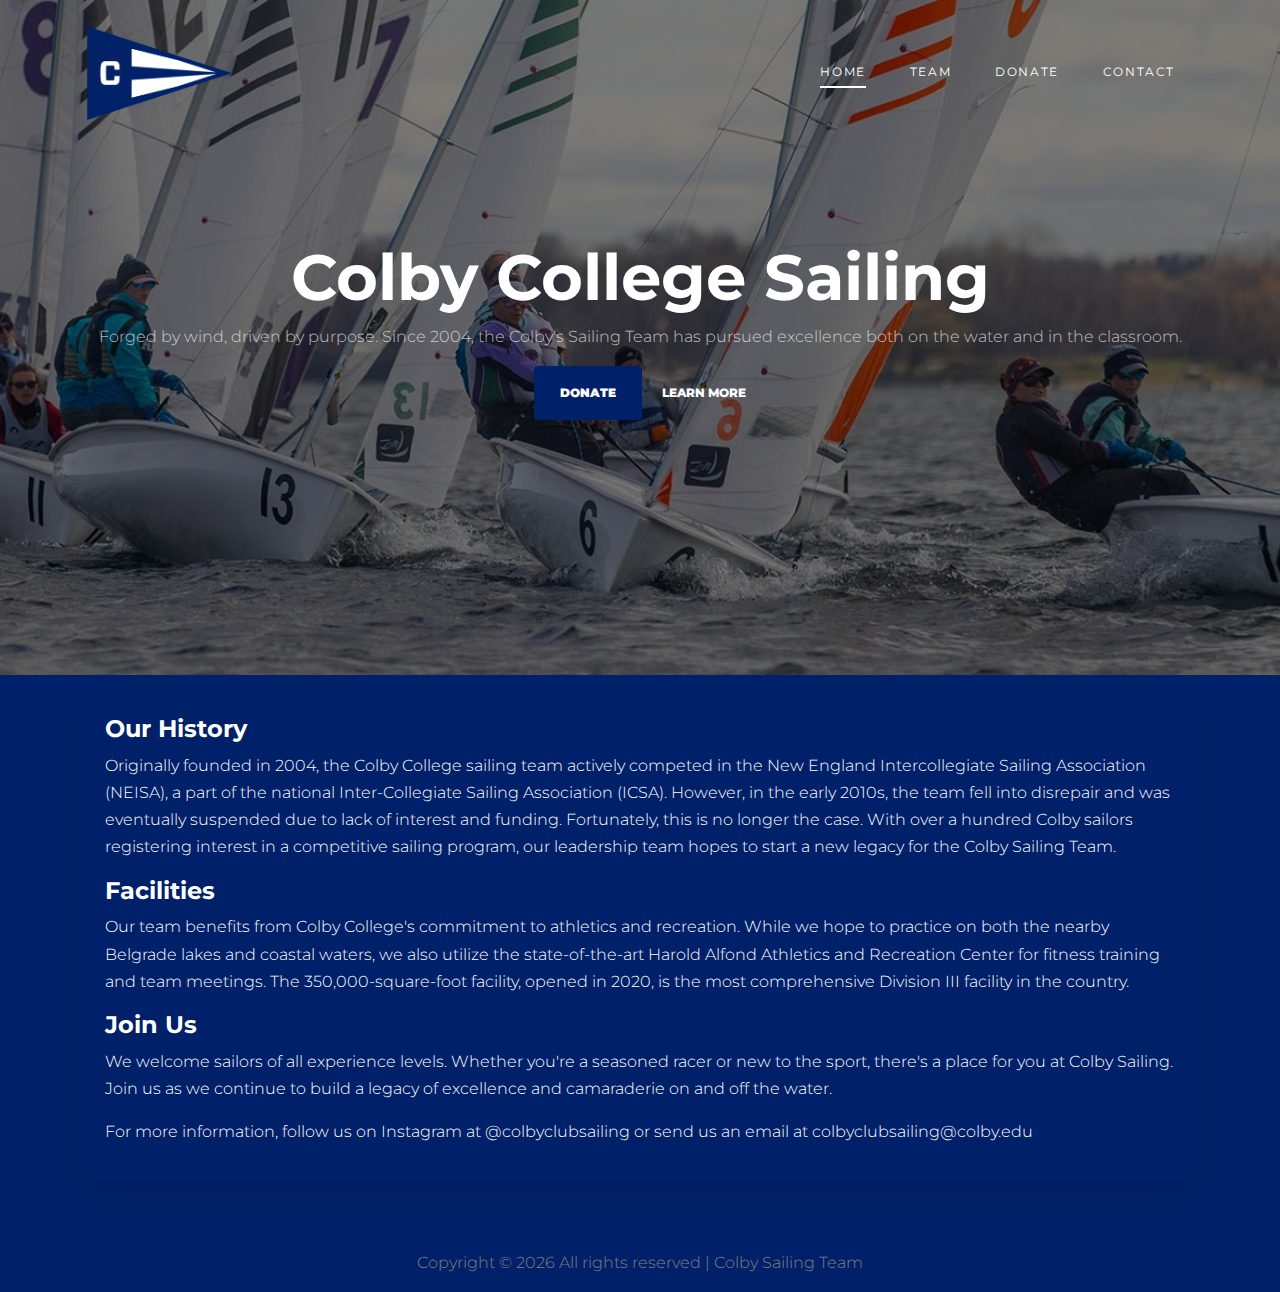
<file: index.html>
<!DOCTYPE html>
<html lang="en">

<head>
  <title>Colby Sailing</title>
  <meta charset="utf-8">
  <meta name="viewport" content="width=device-width, initial-scale=1, shrink-to-fit=no">


  <link href="https://fonts.googleapis.com/css2?family=Montserrat:wght@400;700&display=swap" rel="stylesheet">

  <link rel="stylesheet" href="fonts/icomoon/style.css">

  <link rel="stylesheet" href="css/bootstrap/bootstrap.css">
  <link rel="stylesheet" href="css/jquery-ui.css">
  <link rel="stylesheet" href="css/owl.carousel.min.css">
  <link rel="stylesheet" href="css/owl.theme.default.min.css">
  <link rel="stylesheet" href="css/owl.theme.default.min.css">

  <link rel="stylesheet" href="css/jquery.fancybox.min.css">

  <link rel="stylesheet" href="css/bootstrap-datepicker.css">

  <link rel="stylesheet" href="fonts/flaticon/font/flaticon.css">

  <link rel="stylesheet" href="css/aos.css">

  <link rel="stylesheet" href="css/style.css">



</head>

<body>

  <div class="site-wrap">

    <div class="site-mobile-menu site-navbar-target">
      <div class="site-mobile-menu-header">
        <div class="site-mobile-menu-close">
          <span class="icon-close2 js-menu-toggle"></span>
        </div>
      </div>
      <div class="site-mobile-menu-body"></div>
    </div>
    
    <header class="site-navbar py-4" role="banner">
      <div class="container">
        <div class="d-flex align-items-center">
          <div class="site-logo">
            <a href="index.html">
              <img src="images/logo.png" alt="Logo" class="header-logo">
            </a>
          </div>
          <div class="ml-auto">
            <nav class="site-navigation position-relative text-right" role="navigation">
              <ul class="site-menu main-menu js-clone-nav mr-auto d-none d-lg-block">
                <li class="active"><a href="index.html" class="nav-link">Home</a></li>
                <li><a href="team.html" class="nav-link">Team</a></li>
                <li><a href="donate.html" class="nav-link">Donate</a></li>
                <li><a href="contact.html" class="nav-link">Contact</a></li>
              </ul>
            </nav>
            <a href="#" class="d-inline-block d-lg-none site-menu-toggle js-menu-toggle text-black float-right text-white">
              <span class="icon-menu h3 text-white"></span>
            </a>
          </div>
        </div>
      </div>
    </header>

    <div class="hero overlay" style="background-image: url('images/womens24-banner.jpg');">
      <div class="container d-flex justify-content-center align-items-center">
        <div class="row">
          <div class="col-lg-12 text-center">
            <h1 class="text-white">Colby College Sailing</h1>
            <p>Forged by wind, driven by purpose. Since 2004, the Colby's Sailing Team has pursued excellence both on the water and in the classroom.</p>
            <p>
              <a href="donate.html" class="btn btn-primary py-3 px-4 mr-3">Donate</a>
              <a href="team.html" class
              ="more light">Learn More</a>
            </p>  
          </div>
        </div>
      </div>
    </div>

    
    
    <div class="container">
      <div class="row">
        <div class="col-lg-12">
          <div class="d-flex team-vs">
            <div class="team-1 w-100">
              <div class="text-box text-left">
                <h4><strong>Our History</strong></h4>
                <p>Originally founded in 2004, the Colby College sailing team actively competed in the New England Intercollegiate Sailing Association (NEISA), a part of the national Inter-Collegiate Sailing Association (ICSA). However, in the early 2010s, the team fell into disrepair and was eventually suspended due to lack of interest and funding. Fortunately, this is no longer the case. With over a hundred Colby sailors registering interest in a competitive sailing program, our leadership team hopes to start a new legacy for the Colby Sailing Team.</p>
                <!--<ul class="achievements-list">
                  <li>
                    <div class="year"><strong>2024:</strong></div>
                    <div class="description">Secured a top-five finish in our debut at the New England Inter-Collegiate Sailing Association (NEISA) regatta, showcasing our team's potential and dedication.</div>
                  </li>
                  <li>
                    <div class="year"><strong>2025:</strong></div>
                    <div class="description">Triumphed at the Maine Collegiate Sailing Championships, earning the title and bringing pride to the Colby community.</div>
                  </li>
                  <li>
                    <div class="year"><strong>2025:</strong></div>
                    <div class="description">Qualified for the ICSA National Championships, a testament to our rapid growth and competitive spirit.</div>
                  </li>
                </ul>*/-->
                <h4><strong>Facilities</strong></h4>
                <p>Our team benefits from Colby College's commitment to athletics and recreation. While we hope to practice on both the nearby Belgrade lakes and coastal waters, we also utilize the state-of-the-art Harold Alfond Athletics and Recreation Center for fitness training and team meetings. The 350,000-square-foot facility, opened in 2020, is the most comprehensive Division III facility in the country.</p>
                <h4><strong>Join Us</strong></h4>
                <p>We welcome sailors of all experience levels. Whether you're a seasoned racer or new to the sport, there's a place for you at Colby Sailing. Join us as we continue to build a legacy of excellence and camaraderie on and off the water.</p>
                <p>For more information, follow us on Instagram at @colbyclubsailing or send us an email at colbyclubsailing@colby.edu</p>
              </div>
            </div>
          </div>
        </div>
      </div>
    </div>
    <div class="row text-center">
      <div class="col-md-12">
        <div class="pt-5">
          <p>
            Copyright &copy;
            <script>
              document.write(new Date().getFullYear());
            </script> All rights reserved | Colby Sailing Team
          </p>
        </div>
      </div>
    </div>
    </footer>



  </div>
  <!-- .site-wrap -->

  <script src="js/jquery-3.3.1.min.js"></script>
  <script src="js/jquery-migrate-3.0.1.min.js"></script>
  <script src="js/jquery-ui.js"></script>
  <script src="js/popper.min.js"></script>
  <script src="js/bootstrap.min.js"></script>
  <script src="js/owl.carousel.min.js"></script>
  <script src="js/jquery.stellar.min.js"></script>
  <script src="js/jquery.countdown.min.js"></script>
  <script src="js/bootstrap-datepicker.min.js"></script>
  <script src="js/jquery.easing.1.3.js"></script>
  <script src="js/aos.js"></script>
  <script src="js/jquery.fancybox.min.js"></script>
  <script src="js/jquery.sticky.js"></script>
  <script src="js/jquery.mb.YTPlayer.min.js"></script>


  <script src="js/main.js"></script>

</body>

</html>
</file>
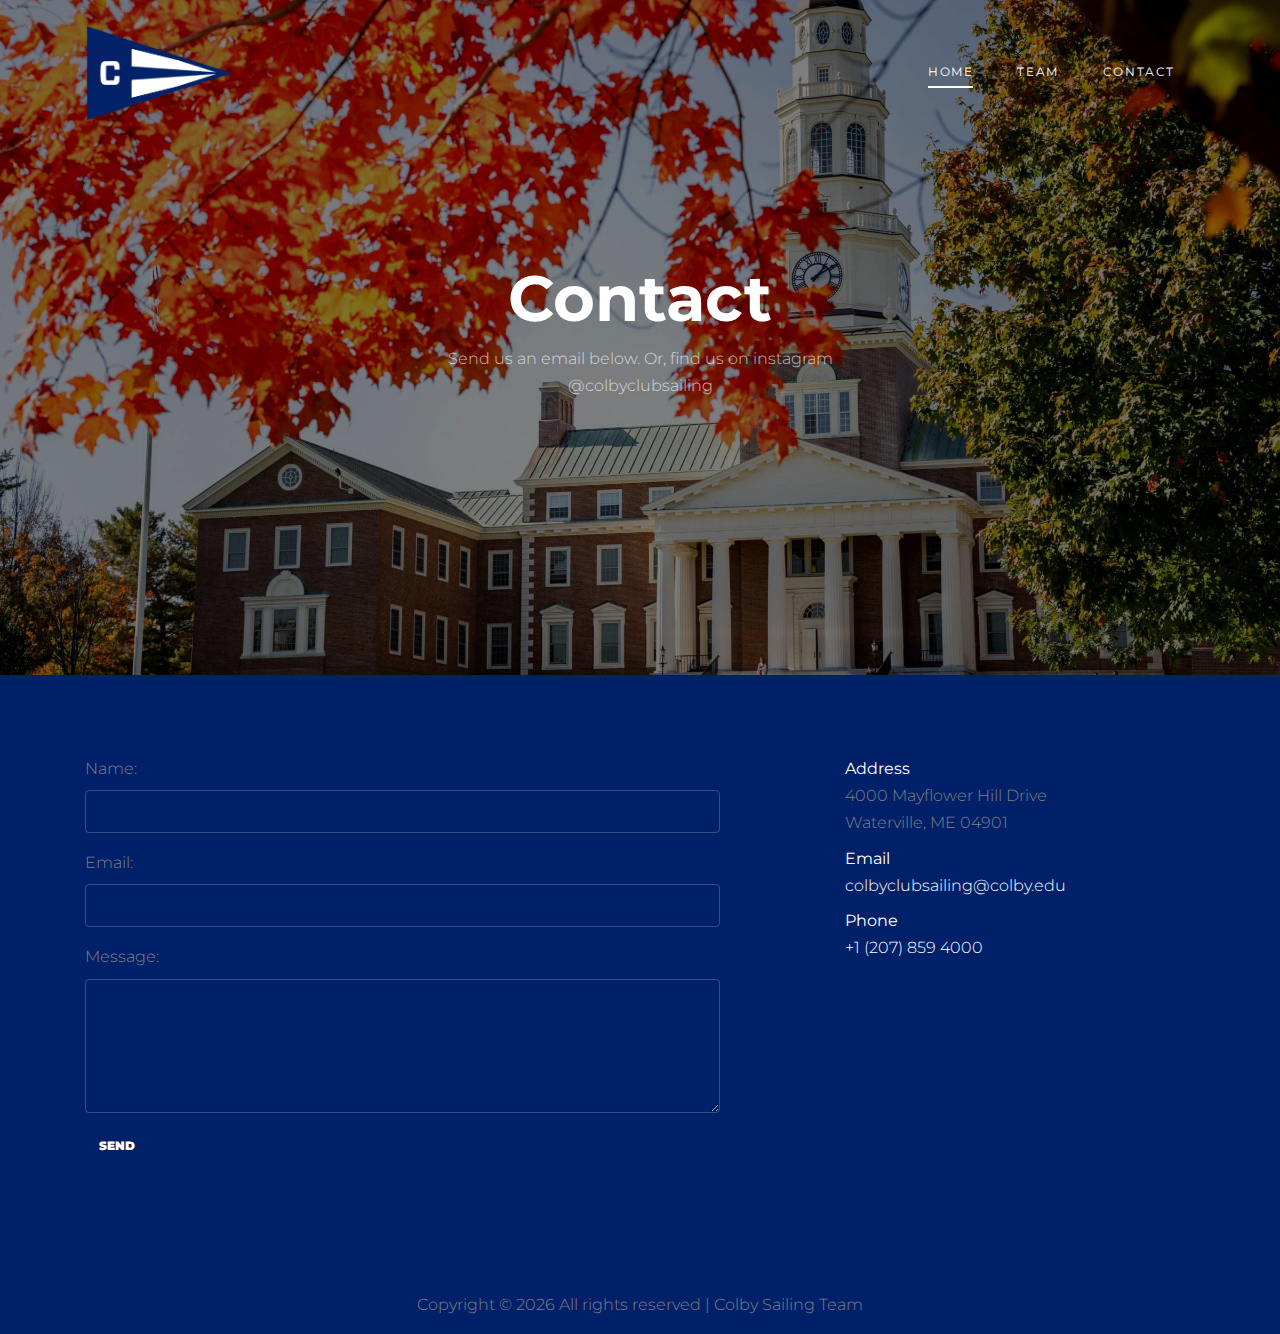
<file: contact.html>
<!DOCTYPE html>
<html lang="en">

<head>
  <title>Soccer &mdash; Website by Colorlib</title>
  <meta charset="utf-8">
  <meta name="viewport" content="width=device-width, initial-scale=1, shrink-to-fit=no">


  <link href="https://fonts.googleapis.com/css2?family=Montserrat:wght@400;700&display=swap" rel="stylesheet">

  <link rel="stylesheet" href="fonts/icomoon/style.css">

  <link rel="stylesheet" href="css/bootstrap/bootstrap.css">
  <link rel="stylesheet" href="css/jquery-ui.css">
  <link rel="stylesheet" href="css/owl.carousel.min.css">
  <link rel="stylesheet" href="css/owl.theme.default.min.css">
  <link rel="stylesheet" href="css/owl.theme.default.min.css">

  <link rel="stylesheet" href="css/jquery.fancybox.min.css">

  <link rel="stylesheet" href="css/bootstrap-datepicker.css">

  <link rel="stylesheet" href="fonts/flaticon/font/flaticon.css">

  <link rel="stylesheet" href="css/aos.css">

  <link rel="stylesheet" href="css/style.css">



</head>

<body>

  <div class="site-wrap">

    <div class="site-mobile-menu site-navbar-target">
      <div class="site-mobile-menu-header">
        <div class="site-mobile-menu-close">
          <span class="icon-close2 js-menu-toggle"></span>
        </div>
      </div>
      <div class="site-mobile-menu-body"></div>
    </div>


    
    <header class="site-navbar py-4" role="banner">
      <div class="container">
        <div class="d-flex align-items-center">
          <div class="site-logo">
            <a href="index.html">
              <img src="images/logo.png" alt="Logo" class="header-logo">
            </a>
          </div>
          <div class="ml-auto">
            <nav class="site-navigation position-relative text-right" role="navigation">
              <ul class="site-menu main-menu js-clone-nav mr-auto d-none d-lg-block">
                <li class="active"><a href="index.html" class="nav-link">Home</a></li>
                <li><a href="team.html" class="nav-link">Team</a></li>
                <li><a href="contact.html" class="nav-link">Contact</a></li>
              </ul>
            </nav>
            <a href="#" class="d-inline-block d-lg-none site-menu-toggle js-menu-toggle text-black float-right text-white">
              <span class="icon-menu h3 text-white"></span>
            </a>
          </div>
        </div>
      </div>
    </header>

    <div class="hero overlay" style="background-image: url('images/lawn.jpg');">
      <div class="container">
        <div class="row align-items-center">
          <div class="col-lg-9 mx-auto text-center">
            <h1 class="text-white">Contact</h1>
            <p>Send us an email below. Or, find us on instagram @colbyclubsailing</p>
          </div>
        </div>
      </div>
    </div>

    
    <div class="site-section">
      <div class="container">
        <div class="row">
          <div class="col-lg-7">
            <form action="send_email.php" method="post">
              <div class="form-group">
                <label for="name">Name:</label>
                <input type="text" class="form-control" id="name" name="name" required>
              </div>
              <div class="form-group">
                <label for="email">Email:</label>
                <input type="email" class="form-control" id="email" name="email" required>
              </div>
              <div class="form-group">
                <label for="message">Message:</label>
                <textarea class="form-control" id="message" name="message" rows="5" required></textarea>
              </div>
              <button type="submit" class="btn btn-primary">Send</button>
            </form>
          </div>
          <div class="col-lg-4 ml-auto">
            
            <ul class="list-unstyled">
              <li class="mb-2">
                <strong class="text-white d-block">Address</strong>
                4000 Mayflower Hill Drive <br> Waterville, ME 04901
              </li>
              <li class="mb-2">
                <strong class="text-white d-block">Email</strong>
                <a href="#">colbyclubsailing@colby.edu</a>
              </li>
              <li class="mb-2">
                <strong class="text-white d-block">
                  Phone
                </strong>
                <a href="#">+1 (207) 859 4000</a>
              </li>
            </ul>
          </div>
        </div>
      </div>
    </div>



        
        <div class="row text-center">
          <div class="col-md-12">
            <div class=" pt-5">
              <p>
                Copyright &copy;
                <script>
                  document.write(new Date().getFullYear());
                </script> All rights reserved | Colby Sailing Team
              </p>
            </div>
          </div>

        </div>
      </div>
    </footer>




  </div>
  <!-- .site-wrap -->

  <script src="js/jquery-3.3.1.min.js"></script>
  <script src="js/jquery-migrate-3.0.1.min.js"></script>
  <script src="js/jquery-ui.js"></script>
  <script src="js/popper.min.js"></script>
  <script src="js/bootstrap.min.js"></script>
  <script src="js/owl.carousel.min.js"></script>
  <script src="js/jquery.stellar.min.js"></script>
  <script src="js/jquery.countdown.min.js"></script>
  <script src="js/bootstrap-datepicker.min.js"></script>
  <script src="js/jquery.easing.1.3.js"></script>
  <script src="js/aos.js"></script>
  <script src="js/jquery.fancybox.min.js"></script>
  <script src="js/jquery.sticky.js"></script>
  <script src="js/jquery.mb.YTPlayer.min.js"></script>


  <script src="js/main.js"></script>

</body>

</html>
</file>
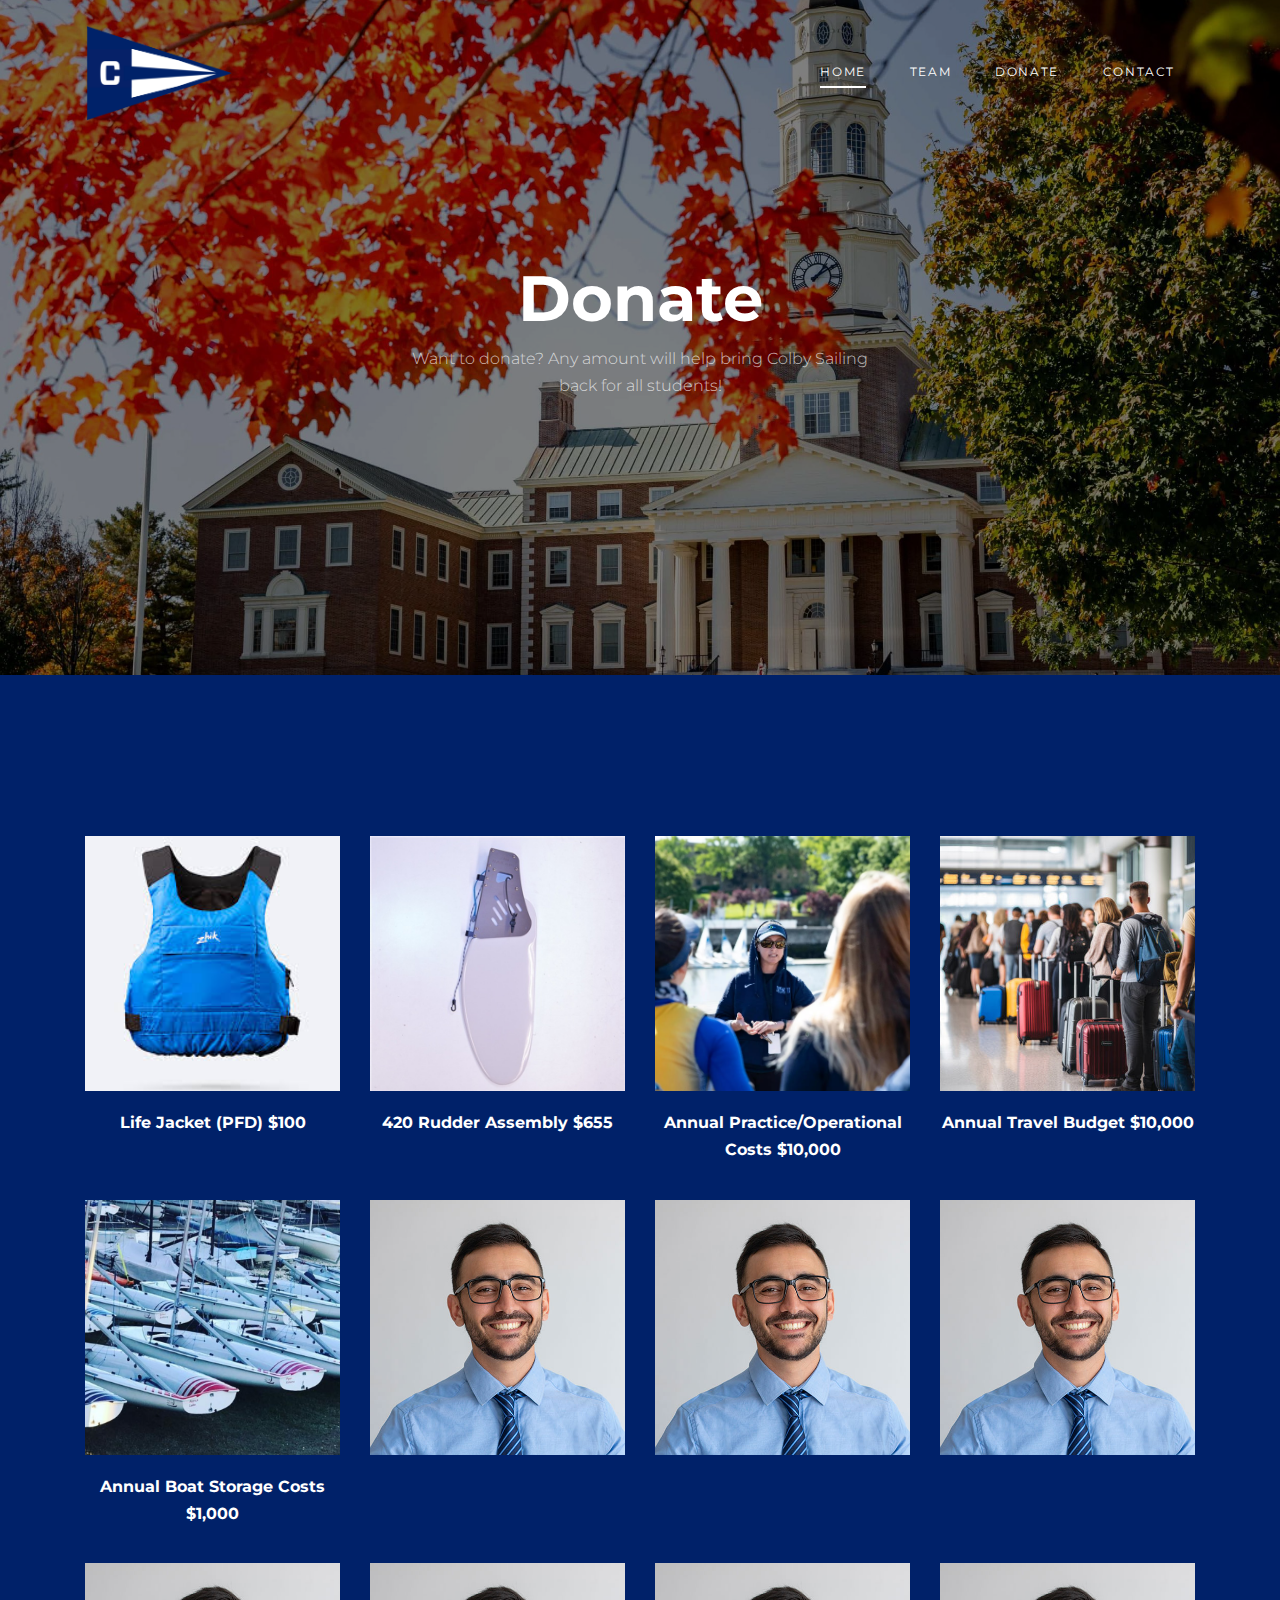
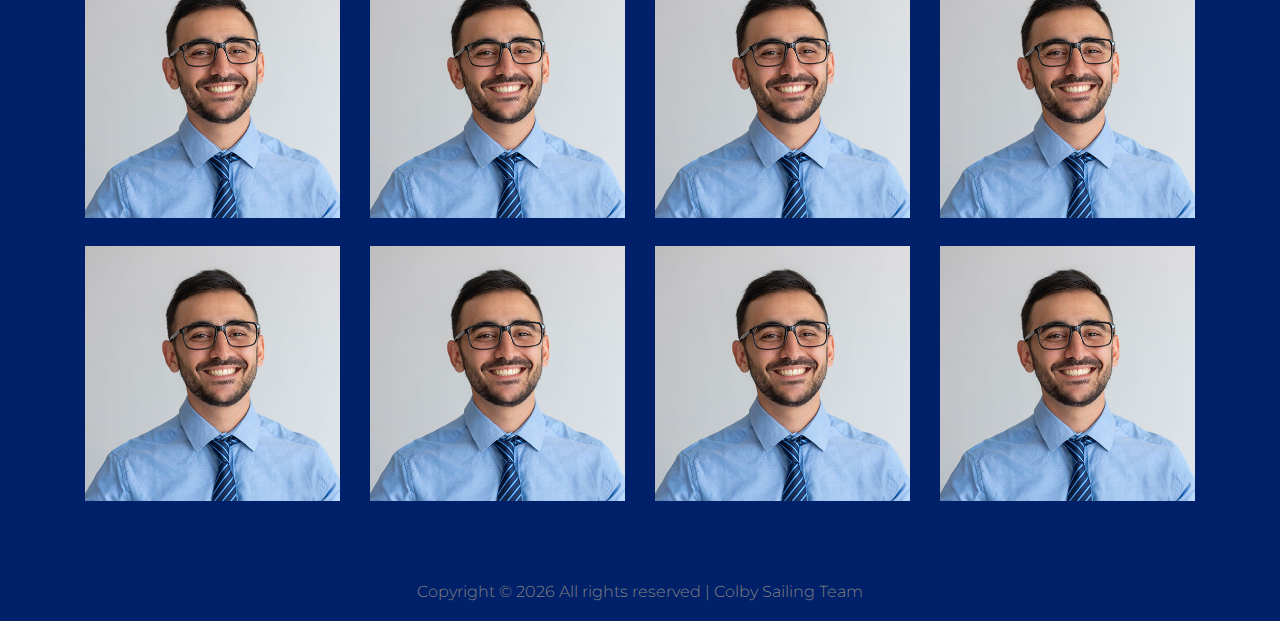
<file: donate.html>
<!DOCTYPE html>
<html lang="en">

<head>
  <title>Colby Sailing</title>
  <meta charset="utf-8">
  <meta name="viewport" content="width=device-width, initial-scale=1, shrink-to-fit=no">


  <link href="https://fonts.googleapis.com/css2?family=Montserrat:wght@400;700&display=swap" rel="stylesheet">

  <link rel="stylesheet" href="fonts/icomoon/style.css">

  <link rel="stylesheet" href="css/bootstrap/bootstrap.css">
  <link rel="stylesheet" href="css/jquery-ui.css">
  <link rel="stylesheet" href="css/owl.carousel.min.css">
  <link rel="stylesheet" href="css/owl.theme.default.min.css">
  <link rel="stylesheet" href="css/owl.theme.default.min.css">

  <link rel="stylesheet" href="css/jquery.fancybox.min.css">

  <link rel="stylesheet" href="css/bootstrap-datepicker.css">

  <link rel="stylesheet" href="fonts/flaticon/font/flaticon.css">

  <link rel="stylesheet" href="css/aos.css">

  <link rel="stylesheet" href="css/style.css">



</head>

<body>

  <div class="site-wrap">

    <div class="site-mobile-menu site-navbar-target">
      <div class="site-mobile-menu-header">
        <div class="site-mobile-menu-close">
          <span class="icon-close2 js-menu-toggle"></span>
        </div>
      </div>
      <div class="site-mobile-menu-body"></div>
    </div>


    
    <header class="site-navbar py-4" role="banner">
      <div class="container">
        <div class="d-flex align-items-center">
          <div class="site-logo">
            <a href="index.html">
              <img src="images/logo.png" alt="Logo" class="header-logo">
            </a>
          </div>
          <div class="ml-auto">
            <nav class="site-navigation position-relative text-right" role="navigation">
              <ul class="site-menu main-menu js-clone-nav mr-auto d-none d-lg-block">
                <li class="active"><a href="index.html" class="nav-link">Home</a></li>
                <li><a href="team.html" class="nav-link">Team</a></li>
                <li><a href="donate.html" class="nav-link">Donate</a></li>
                <li><a href="contact.html" class="nav-link">Contact</a></li>
              </ul>
            </nav>
            <a href="#" class="d-inline-block d-lg-none site-menu-toggle js-menu-toggle text-black float-right text-white">
              <span class="icon-menu h3 text-white"></span>
            </a>
          </div>
        </div>
      </div>
    </header>

    <div class="hero overlay" style="background-image: url('images/lawn.jpg');">
      <div class="container">
        <div class="row align-items-center">
          <div class="col-lg-9 mx-auto text-center">
            <h1 class="text-white">Donate</h1>
            <p>Want to donate? Any amount will help bring Colby Sailing back for all students!</p>
          </div>
        </div>
      </div>
    </div>

    <div class="site-section">
      <div class="container">
        <div class="row">
          <div class="col-lg-7">
          </div>
        </div>
      </div>
    </div>

    <div class="donation-tiers">
      <div class="container">
        <div class="row">
          <div class="col-3 tier">
            <div class="tier-content">
              <div class="img-container">
                <a href="link1.html">
                  <img src="images/pfd.jpeg">
                </a>
                <div class="overlay-text">All sailors must wear a PFD while sailing</div>
              </div>
              <p class="tier-price">Life Jacket (PFD) $100</p>
            </div>
          </div>
          <div class="col-3 tier">
            <div class="tier-content">
              <div class="img-container">
                <a href="link2.html">
                  <img src="images/rudder.jpg" alt="example2">
                </a>
                <div class="overlay-text">Each boat needs a rudder assembly to steer it</div>
              </div>
              <p class="tier-price">420 Rudder Assembly $655</p>
            </div>
          </div>
          <div class="col-3 tier">
            <div class="tier-content">
              <div class="img-container">
                <a href="link3.html">
                  <img src="images/practice.jpeg" alt="example3">
                </a>
                <div class="overlay-text">Includes food, travel to/from practice, training costs, venue rental fees, etc.</div>
              </div>
              <p class="tier-price">Annual Practice/Operational Costs $10,000</p>
            </div>
          </div>
          <div class="col-3 tier">
            <div class="tier-content">
              <div class="img-container">
                <a href="link4.html">
                  <img src="images/travel.jpg" alt="example4">
                </a>
                <div class="overlay-text">Allows 12 sailors to attend events nationwide, covering flights, hotels, etc.</div>
              </div>
              <p class="tier-price">Annual Travel Budget $10,000</p>
            </div>
          </div>
          <!-- Add more tiers as needed to complete the 4x4 grid -->
          <div class="col-3 tier">
            <div class="tier-content">
              <div class="img-container">
                <a href="link5.html">
                  <img src="images/storage.jpeg" alt="example5">
                </a>
                <div class="overlay-text">We anticipate having to pay for seasonal winter boat storage</div>
              </div>
              <p class="tier-price">Annual Boat Storage Costs $1,000</p>
            </div>
          </div>
          <div class="col-3 tier">
            <div class="tier-content">
              <div class="img-container">
                <a href="link6.html">
                  <img src="images/person_5.jpg" alt="example6">
                </a>
                <div class="overlay-text">example6</div>
              </div>
            </div>
          </div>
          <div class="col-3 tier">
            <div class="tier-content">
              <div class="img-container">
                <a href="link7.html">
                  <img src="images/person_5.jpg" alt="example7">
                </a>
                <div class="overlay-text">example7</div>
              </div>
            </div>
          </div>
          <div class="col-3 tier">
            <div class="tier-content">
              <div class="img-container">
                <a href="link8.html">
                  <img src="images/person_5.jpg" alt="example8">
                </a>
                <div class="overlay-text">example8</div>
              </div>
            </div>
          </div>
          <div class="col-3 tier">
            <div class="tier-content">
              <div class="img-container">
                <a href="link9.html">
                  <img src="images/person_5.jpg" alt="example9">
                </a>
                <div class="overlay-text">example9</div>
              </div>
            </div>
          </div>
          <div class="col-3 tier">
            <div class="tier-content">
              <div class="img-container">
                <a href="link10.html">
                  <img src="images/person_5.jpg" alt="example10">
                </a>
                <div class="overlay-text">example10</div>
              </div>
            </div>
          </div>
          <div class="col-3 tier">
            <div class="tier-content">
              <div class="img-container">
                <a href="link11.html">
                  <img src="images/person_5.jpg" alt="example11">
                </a>
                <div class="overlay-text">example11</div>
              </div>
            </div>
          </div>
          <div class="col-3 tier">
            <div class="tier-content">
              <div class="img-container">
                <a href="link12.html">
                  <img src="images/person_5.jpg" alt="example12">
                </a>
                <div class="overlay-text">example12</div>
              </div>
            </div>
          </div>
          <div class="col-3 tier">
            <div class="tier-content">
              <div class="img-container">
                <a href="link13.html">
                  <img src="images/person_5.jpg" alt="example13">
                </a>
                <div class="overlay-text">example13</div>
              </div>
            </div>
          </div>
          <div class="col-3 tier">
            <div class="tier-content">
              <div class="img-container">
                <a href="link14.html">
                  <img src="images/person_5.jpg" alt="example14">
                </a>
                <div class="overlay-text">example14</div>
              </div>
            </div>
          </div>
          <div class="col-3 tier">
            <div class="tier-content">
              <div class="img-container">
                <a href="link15.html">
                  <img src="images/person_5.jpg" alt="example15">
                </a>
                <div class="overlay-text">example15</div>
              </div>
            </div>
          </div>
          <div class="col-3 tier">
            <div class="tier-content">
              <div class="img-container">
                <a href="link16.html">
                  <img src="images/person_5.jpg" alt="example16">
                </a>
                <div class="overlay-text">example16</div>
              </div>
            </div>
          </div>
        </div>
      </div>
    </div>




        
        <div class="row text-center">
          <div class="col-md-12">
            <div class=" pt-5">
              <p>
                Copyright &copy;
                <script>
                  document.write(new Date().getFullYear());
                </script> All rights reserved | Colby Sailing Team
              </p>
            </div>
          </div>

        </div>
      </div>
    </footer>
  </div>
  <!-- .site-wrap -->

  <script src="js/jquery-3.3.1.min.js"></script>
  <script src="js/jquery-migrate-3.0.1.min.js"></script>
  <script src="js/jquery-ui.js"></script>
  <script src="js/popper.min.js"></script>
  <script src="js/bootstrap.min.js"></script>
  <script src="js/owl.carousel.min.js"></script>
  <script src="js/jquery.stellar.min.js"></script>
  <script src="js/jquery.countdown.min.js"></script>
  <script src="js/bootstrap-datepicker.min.js"></script>
  <script src="js/jquery.easing.1.3.js"></script>
  <script src="js/aos.js"></script>
  <script src="js/jquery.fancybox.min.js"></script>
  <script src="js/jquery.sticky.js"></script>
  <script src="js/jquery.mb.YTPlayer.min.js"></script>


  <script src="js/main.js"></script>

</body>

</html>
</file>
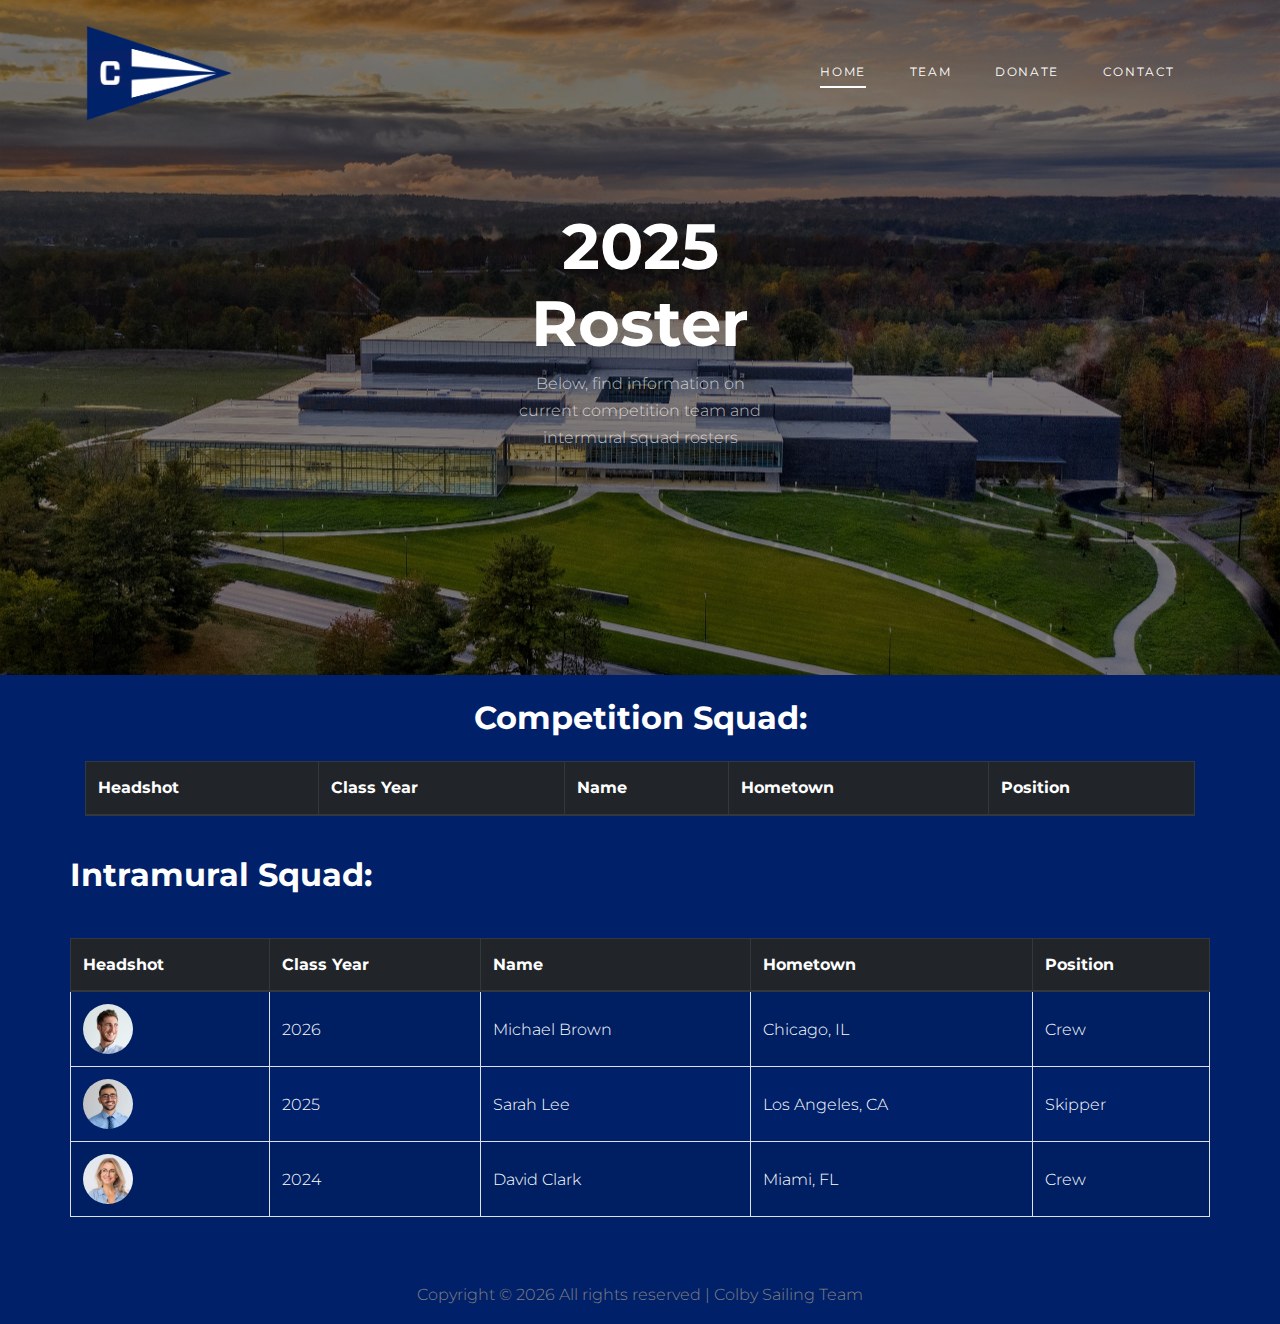
<file: team.html>
<!DOCTYPE html>
<html lang="en">

<head>
  <title>Colby Sailing</title>
  <meta charset="utf-8">
  <meta name="viewport" content="width=device-width, initial-scale=1, shrink-to-fit=no">


  <link href="https://fonts.googleapis.com/css2?family=Montserrat:wght@400;700&display=swap" rel="stylesheet">

  <link rel="stylesheet" href="fonts/icomoon/style.css">

  <link rel="stylesheet" href="css/bootstrap/bootstrap.css">
  <link rel="stylesheet" href="css/jquery-ui.css">
  <link rel="stylesheet" href="css/owl.carousel.min.css">
  <link rel="stylesheet" href="css/owl.theme.default.min.css">
  <link rel="stylesheet" href="css/owl.theme.default.min.css">

  <link rel="stylesheet" href="css/jquery.fancybox.min.css">

  <link rel="stylesheet" href="css/bootstrap-datepicker.css">

  <link rel="stylesheet" href="fonts/flaticon/font/flaticon.css">

  <link rel="stylesheet" href="css/aos.css">

  <link rel="stylesheet" href="css/style.css">



</head>

<body>

  <div class="site-wrap">

    <div class="site-mobile-menu site-navbar-target">
      <div class="site-mobile-menu-header">
        <div class="site-mobile-menu-close">
          <span class="icon-close2 js-menu-toggle"></span>
        </div>
      </div>
      <div class="site-mobile-menu-body"></div>
    </div>


    <header class="site-navbar py-4" role="banner">
      <div class="container">
        <div class="d-flex align-items-center">
          <div class="site-logo">
            <a href="index.html">
              <img src="images/logo.png" alt="Logo" class="header-logo">
            </a>
          </div>
          <div class="ml-auto">
            <nav class="site-navigation position-relative text-right" role="navigation">
              <ul class="site-menu main-menu js-clone-nav mr-auto d-none d-lg-block">
                <li class="active"><a href="index.html" class="nav-link">Home</a></li>
                <li><a href="team.html" class="nav-link">Team</a></li>
                <li><a href="donate.html" class="nav-link">Donate</a></li>
                <li><a href="contact.html" class="nav-link">Contact</a></li>
              </ul>
            </nav>
            <a href="#" class="d-inline-block d-lg-none site-menu-toggle js-menu-toggle text-black float-right text-white">
              <span class="icon-menu h3 text-white"></span>
            </a>
          </div>
        </div>
      </div>
    </header>

    <div class="hero overlay" style="background-image: url('images/ac.jpg');">
      <div class="container">
        <div class="row align-items-center">
          <div class="col-lg-5 mx-auto text-center">
            <h1 class="text-white">2025 Roster</h1>
            <p>Below, find information on current competition team and intermural squad rosters</p>
          </div>
        </div>
      </div>
    </div>

    <div class="container">
      <div class="row">
        <div class="col-lg-12">
          <h2 class="text-center my-4"><strong>Competition Squad:</strong></h2>
          <div class="table-responsive">
            <table class="table table-bordered table-striped">
              <thead class="thead-dark">
                <tr>
                  <th>Headshot</th>
                  <th>Class Year</th>
                  <th>Name</th>
                  <th>Hometown</th>
                  <th>Position</th>
                </tr>
              </thead>
              <tbody id="team-roster">
                <!-- Rows will be populated by JavaScript -->
              </tbody>
            </table>
          </div>
        </div>
        
        <script src="js/fetchscript.js"></script>
    
          <h2 class="text-center my-4"><strong>Intramural Squad:</strong></h2>
          <div class="table-responsive">
            <table class="table table-bordered table-striped">
              <thead class="thead-dark">
                
                <tr>
                  <th>Headshot</th>
                  <th>Class Year</th>
                  <th>Name</th>
                  <th>Hometown</th>
                  <th>Position</th>
                </tr>
              </thead>
              <tbody>
                <tr>
                  <td><img src="images/person_4.jpg" alt="Michael Brown" class="headshot"></td>
                  <td>2026</td>
                  <td>Michael Brown</td>
                  <td>Chicago, IL</td>
                  <td>Crew</td>
                </tr>
                <tr>
                  <td><img src="images/person_5.jpg" alt="Sarah Lee" class="headshot"></td>
                  <td>2025</td>
                  <td>Sarah Lee</td>
                  <td>Los Angeles, CA</td>
                  <td>Skipper</td>
                </tr>
                <tr>
                  <td><img src="images/person_7.jpg" alt="David Clark" class="headshot"></td>
                  <td>2024</td>
                  <td>David Clark</td>
                  <td>Miami, FL</td>
                  <td>Crew</td>
                </tr>
              </tbody>
            </table>
          </div>
        </div>
      </div>
    </div>

        
    <div class="row text-center">
      <div class="col-md-12">
        <div class=" pt-5">
          <p>
            Copyright &copy;
            <script>
              document.write(new Date().getFullYear());
            </script> All rights reserved | Colby Sailing Team
          </p>
        </div>
      </div>

    </div>
  </div>
</footer>




  </div>
  <!-- .site-wrap -->

  <script src="js/jquery-3.3.1.min.js"></script>
  <script src="js/jquery-migrate-3.0.1.min.js"></script>
  <script src="js/jquery-ui.js"></script>
  <script src="js/popper.min.js"></script>
  <script src="js/bootstrap.min.js"></script>
  <script src="js/owl.carousel.min.js"></script>
  <script src="js/jquery.stellar.min.js"></script>
  <script src="js/jquery.countdown.min.js"></script>
  <script src="js/bootstrap-datepicker.min.js"></script>
  <script src="js/jquery.easing.1.3.js"></script>
  <script src="js/aos.js"></script>
  <script src="js/jquery.fancybox.min.js"></script>
  <script src="js/jquery.sticky.js"></script>
  <script src="js/jquery.mb.YTPlayer.min.js"></script>


  <script src="js/main.js"></script>

</body>

</html>
</file>
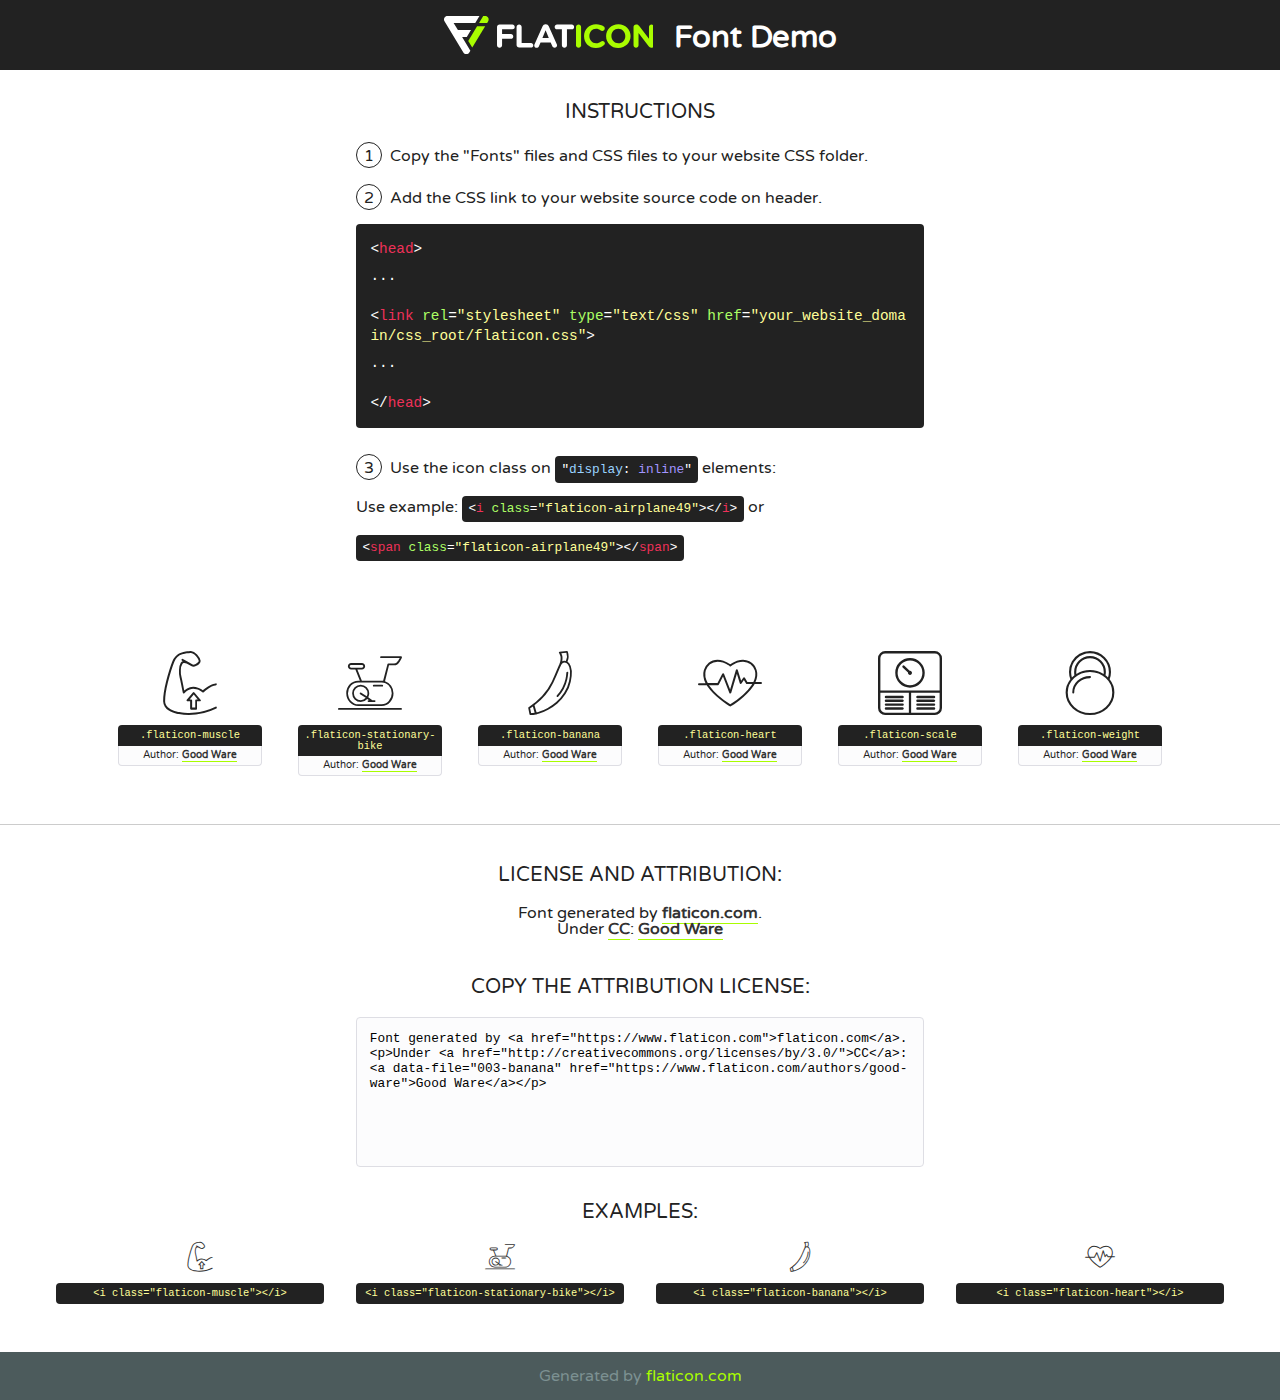
<file: fonts/flaticon/font/flaticon.html>
<!DOCTYPE html>
<!--
  Flaticon icon font: Flaticon
  Creation date: 03/06/2019 10:47
-->
<html>
<!DOCTYPE html>
<html>

<head>
    <title>Flaticon WebFont</title>
    <link href="http://fonts.googleapis.com/css?family=Varela+Round" rel="stylesheet" type="text/css" />
    <link rel="stylesheet" type="text/css" href="flaticon.css">
    <meta charset="UTF-8">
    <style>
    html, body, div, span, applet, object, iframe,
    h1, h2, h3, h4, h5, h6, p, blockquote, pre,
    a, abbr, acronym, address, big, cite, code,
    del, dfn, em, img, ins, kbd, q, s, samp,
    small, strike, strong, sub, sup, tt, var,
    b, u, i, center,
    dl, dt, dd, ol, ul, li,
    fieldset, form, label, legend,
    table, caption, tbody, tfoot, thead, tr, th, td,
    article, aside, canvas, details, embed, 
    figure, figcaption, footer, header, hgroup, 
    menu, nav, output, ruby, section, summary,
    time, mark, audio, video {
        margin: 0;
        padding: 0;
        border: 0;
        font-size: 100%;
        font: inherit;
        vertical-align: baseline;
    }
    /* HTML5 display-role reset for older browsers */
    article, aside, details, figcaption, figure, 
    footer, header, hgroup, menu, nav, section {
        display: block;
    }
    body {
        line-height: 1;
    }
    ol, ul {
        list-style: none;
    }
    blockquote, q {
        quotes: none;
    }
    blockquote:before, blockquote:after,
    q:before, q:after {
        content: '';
        content: none;
    }
    table {
        border-collapse: collapse;
        border-spacing: 0;
    }
    body {
        font-family: 'Varela Round', Helvetica, Arial, sans-serif;
        font-size: 16px;
        color: #222;
    }
    a {
        color: #333;
        border-bottom: 1px solid #a9fd00;
        font-weight: bold;
        text-decoration: none;
    }
    * {
        -moz-box-sizing: border-box;
        -webkit-box-sizing: border-box;
        box-sizing: border-box;
        margin: 0;
        padding: 0;
    }
    [class^="flaticon-"]:before, [class*=" flaticon-"]:before, [class^="flaticon-"]:after, [class*=" flaticon-"]:after {
        font-family: Flaticon;
        font-size: 30px;
        font-style: normal;
        margin-left: 20px;
        color: #333;
    }
    .wrapper {
        max-width: 600px;
        margin: auto;
        padding: 0 1em;
    }
    .title {
        font-size: 1.25em;
        text-align: center;
        margin-bottom: 1em;
        text-transform: uppercase;
    }
    header {
        text-align: center;
        background-color: #222;
        color: #fff;
        padding: 1em;
    }
    header .logo {
        width: 210px;
        height: 38px;
        display: inline-block;
        vertical-align: middle;
        margin-right: 1em;
        border: none;
    }
    header strong {
        font-size: 1.95em;
        font-weight: bold;
        vertical-align: middle;
        margin-top: 5px;
        display: inline-block;
    }
    .demo {
        margin: 2em auto;
        line-height: 1.25em;
    }
    .demo ul li {
        margin-bottom: 1em;
    }
    .demo ul li .num {
        color: #222;
        border-radius: 20px;
        display: inline-block;
        width: 26px;
        padding: 3px;
        height: 26px;
        text-align: center;
        margin-right: 0.5em;
        border: 1px solid #222;
    }
    .demo ul li code {
        background-color: #222;
        border-radius: 4px;
        padding: 0.25em 0.5em;
        display: inline-block;
        color: #fff;
        font-family: Consolas,Monaco,Lucida Console,Liberation Mono,DejaVu Sans Mono,Bitstream Vera Sans Mono,Courier New, monospace;
        font-weight: lighter;
        margin-top: 1em;
        font-size: 0.8em;
        word-break: break-all;
    }
    .demo ul li code.big {
        padding: 1em;
        font-size: 0.9em;
    }
    .demo ul li code .red {
        color: #EF3159;
    }
    .demo ul li code .green {
        color: #ACFF65;
    }
    .demo ul li code .yellow {
        color: #FFFF99;
    }
    .demo ul li code .blue {
        color: #99D3FF;
    }
    .demo ul li code .purple {
        color: #A295FF;
    }
    .demo ul li code .dots {
        margin-top: 0.5em;
        display: block;
    }
    #glyphs {
        border-bottom: 1px solid #ccc;
        padding: 2em 0;
        text-align: center;
    }
    .glyph {
        display: inline-block;
        width: 9em;
        margin: 1em;
        text-align: center;
        vertical-align: top;
        background: #FFF;
    }
    .glyph .glyph-icon {
        padding: 10px;
        display: block;
        font-family:"Flaticon";
        font-size: 64px;
        line-height: 1;
    }
    .glyph .glyph-icon:before {
        font-size: 64px;
        color: #222;
        margin-left: 0;
    }
    .class-name {
        font-size: 0.65em;
        background-color: #222;
        color: #fff;
        border-radius: 4px 4px 0 0;
        padding: 0.5em;
        color: #FFFF99;
        font-family: Consolas,Monaco,Lucida Console,Liberation Mono,DejaVu Sans Mono,Bitstream Vera Sans Mono,Courier New, monospace;
    }
    .author-name {
        font-size: 0.6em;
        background-color: #fcfcfd;
        border: 1px solid #DEDEE4;
        border-top: 0;
        border-radius: 0 0 4px 4px;
        padding: 0.5em;
    }
    .class-name:last-child {
        font-size: 10px;
        color:#888;
    }
    .class-name:last-child a {
        font-size: 10px;
        color:#555;
    }
    .class-name:last-child a:hover {
        color:#a9fd00;
    }
    .glyph > input {
        display: block;
        width: 100px;
        margin: 5px auto;
        text-align: center;
        font-size: 12px;
        cursor: text;
    }
    .glyph > input.icon-input {
        font-family:"Flaticon";
        font-size: 16px;
        margin-bottom: 10px;
    }
    .attribution .title {
        margin-top: 2em;
    }
    .attribution textarea {
        background-color: #fcfcfd;
        padding: 1em;
        border: none;
        box-shadow: none;
        border: 1px solid #DEDEE4;
        border-radius: 4px;
        resize: none;
        width: 100%;
        height: 150px;
        font-size: 0.8em;
        font-family: Consolas,Monaco,Lucida Console,Liberation Mono,DejaVu Sans Mono,Bitstream Vera Sans Mono,Courier New, monospace;
        -webkit-appearance: none;
    }
    .iconsuse {
        margin: 2em auto;
        text-align: center;
        max-width: 1200px;
    }
    .iconsuse:after {
        content: '';
        display: table;
        clear: both;
    }
    .iconsuse .image {
        float: left;
        width: 25%;
        padding: 0 1em;
    }
    .iconsuse .image p {
        margin-bottom: 1em;
    }
    .iconsuse .image span {
        display: block;
        font-size: 0.65em;
        background-color: #222;
        color: #fff;
        border-radius: 4px;
        padding: 0.5em;
        color: #FFFF99;
        margin-top: 1em;
        font-family: Consolas,Monaco,Lucida Console,Liberation Mono,DejaVu Sans Mono,Bitstream Vera Sans Mono,Courier New, monospace;
    }
    #footer {
        text-align: center;
        background-color: #4C5B5C;
        color: #7c9192;
        padding: 1em;
    }
    #footer a {
        border: none;
        color: #a9fd00;
        font-weight: normal;
    }
    @media (max-width: 960px) {
        .iconsuse .image {
            width: 50%;
        }
    }
    @media (max-width: 560px) {
        .iconsuse .image {
            width: 100%;
        }
    }
    </style>
</head>

<body class="characters-off">

    <header>
        <a href="https://www.flaticon.com" target="_blank" class="logo">
            <svg version="1.1" xmlns="http://www.w3.org/2000/svg" xmlns:xlink="http://www.w3.org/1999/xlink" xmlns:a="http://ns.adobe.com/AdobeSVGViewerExtensions/3.0/" viewBox="0 0 560.875 102.036" enable-background="new 0 0 560.875 102.036" xml:space="preserve">
                <defs>
                </defs>
                <g>
                    <g class="letters">
                        <path fill="#ffffff" d="M141.596,29.675c0-3.777,2.985-6.767,6.764-6.767h34.438c3.426,0,6.15,2.728,6.15,6.15
                        c0,3.43-2.724,6.149-6.15,6.149h-27.674v13.091h23.719c3.429,0,6.151,2.724,6.151,6.15c0,3.43-2.723,6.149-6.151,6.149h-23.719
                        v17.574c0,3.773-2.986,6.761-6.764,6.761c-3.779,0-6.764-2.989-6.764-6.761V29.675z"></path>
                        <path fill="#ffffff" d="M193.844,29.149c0-3.781,2.985-6.767,6.764-6.767c3.776,0,6.763,2.985,6.763,6.767v42.957h25.039
                        c3.426,0,6.149,2.726,6.149,6.153c0,3.425-2.723,6.15-6.149,6.15h-31.802c-3.779,0-6.764-2.986-6.764-6.768V29.149z"></path>
                        <path fill="#ffffff" d="M241.891,75.71l21.438-48.407c1.492-3.341,4.215-5.357,7.906-5.357h0.792
                        c3.686,0,6.323,2.017,7.815,5.357l21.439,48.407c0.436,0.967,0.701,1.845,0.701,2.723c0,3.602-2.809,6.501-6.414,6.501
                        c-3.161,0-5.269-1.845-6.499-4.655l-4.132-9.661h-27.059l-4.301,10.102c-1.144,2.631-3.426,4.214-6.237,4.214
                        c-3.517,0-6.24-2.81-6.24-6.325C241.1,77.64,241.451,76.677,241.891,75.71z M279.932,58.666l-8.521-20.297l-8.526,20.297H279.932
                        z"></path>
                        <path fill="#ffffff" d="M314.864,35.387H301.86c-3.429,0-6.239-2.813-6.239-6.238c0-3.429,2.811-6.24,6.239-6.24h39.533
                        c3.426,0,6.237,2.811,6.237,6.24c0,3.425-2.811,6.238-6.237,6.238h-13.001v42.785c0,3.773-2.99,6.761-6.764,6.761
                        c-3.779,0-6.764-2.989-6.764-6.761V35.387z"></path>
                        <path fill="#A9FD00" d="M352.615,29.149c0-3.781,2.985-6.767,6.767-6.767c3.774,0,6.761,2.985,6.761,6.767v49.024
                        c0,3.773-2.987,6.761-6.761,6.761c-3.781,0-6.767-2.989-6.767-6.761V29.149z"></path>
                        <path fill="#A9FD00" d="M374.132,53.836v-0.179c0-17.481,13.178-31.801,32.065-31.801c9.22,0,15.459,2.458,20.557,6.238
                        c1.402,1.054,2.637,2.985,2.637,5.357c0,3.692-2.985,6.59-6.681,6.59c-1.845,0-3.071-0.702-4.044-1.319
                        c-3.776-2.813-7.729-4.393-12.562-4.393c-10.364,0-17.831,8.611-17.831,19.154v0.173c0,10.542,7.291,19.329,17.831,19.329
                        c5.715,0,9.492-1.756,13.359-4.834c1.049-0.874,2.458-1.491,4.039-1.491c3.429,0,6.325,2.813,6.325,6.236
                        c0,2.106-1.056,3.78-2.282,4.834c-5.539,4.834-12.036,7.733-21.878,7.733C387.572,85.464,374.132,71.493,374.132,53.836z"></path>
                        <path fill="#A9FD00" d="M433.009,53.836v-0.179c0-17.481,13.79-31.801,32.766-31.801c18.981,0,32.592,14.143,32.592,31.628v0.173
                        c0,17.483-13.785,31.807-32.769,31.807C446.625,85.464,433.009,71.32,433.009,53.836z M484.224,53.836v-0.179
                        c0-10.539-7.725-19.326-18.626-19.326c-10.893,0-18.449,8.611-18.449,19.154v0.173c0,10.542,7.73,19.329,18.626,19.329
                        C476.676,72.986,484.224,64.378,484.224,53.836z"></path>
                        <path fill="#A9FD00" d="M506.233,29.321c0-3.774,2.99-6.763,6.767-6.763h1.401c3.252,0,5.183,1.583,7.029,3.953l26.093,34.265
                        V29.059c0-3.692,2.99-6.677,6.681-6.677c3.683,0,6.671,2.985,6.671,6.677v48.934c0,3.78-2.987,6.765-6.764,6.765h-0.436
                        c-3.257,0-5.188-1.581-7.034-3.953l-27.056-35.492v32.944c0,3.687-2.985,6.676-6.678,6.676c-3.683,0-6.673-2.989-6.673-6.676
                        V29.321z"></path>
                    </g>
                    <g class="insignia">
                        <path fill="#ffffff" d="M48.372,56.137h12.517l11.156-18.537H37.186L25.688,18.539h57.825L94.668,0H9.271
                        C5.925,0,2.842,1.801,1.198,4.716c-1.644,2.907-1.593,6.482,0.134,9.343l50.38,83.501c1.678,2.781,4.689,4.476,7.938,4.476
                        c3.246,0,6.257-1.695,7.935-4.476l2.898-4.804L48.372,56.137z"></path>
                        <g class="i">
                            <path fill="#A9FD00" d="M93.575,18.539h0.031v0.004l21.652,0.004l2.705-4.488c1.727-2.861,1.778-6.436,0.133-9.343
                            C116.454,1.801,113.371,0,110.026,0h-5.294L93.575,18.539z"></path>
                            <polygon fill="#A9FD00" points="88.291,27.356 64.725,66.486 75.519,84.404 109.942,27.356"></polygon>
                        </g>
                    </g>
                </g>
            </svg>
        </a>
        <strong>Font Demo</strong>
    </header>


    <section class="demo wrapper">

        <p class="title">Instructions</p>

        <ul>
            <li>
                <span class="num">1</span>Copy the "Fonts" files and CSS files to your website CSS folder.
            </li>
            <li>
                <span class="num">2</span>Add the CSS link to your website source code on header.
                <code class="big">
                    &lt;<span class="red">head</span>&gt;
                    <br/><span class="dots">...</span>
                    <br/>&lt;<span class="red">link</span> <span class="green">rel</span>=<span class="yellow">"stylesheet"</span> <span class="green">type</span>=<span class="yellow">"text/css"</span> <span class="green">href</span>=<span class="yellow">"your_website_domain/css_root/flaticon.css"</span>&gt;
                    <br/><span class="dots">...</span>
                    <br/>&lt;/<span class="red">head</span>&gt;
                </code>
            </li>

            <li>
                <p>
                    <span class="num">3</span>Use the icon class on <code>"<span class="blue">display</span>:<span class="purple"> inline</span>"</code> elements:
                    <br />
                    Use example: <code>&lt;<span class="red">i</span> <span class="green">class</span>=<span class="yellow">&quot;flaticon-airplane49&quot;</span>&gt;&lt;/<span class="red">i</span>&gt;</code> or <code>&lt;<span class="red">span</span> <span class="green">class</span>=<span class="yellow">&quot;flaticon-airplane49&quot;</span>&gt;&lt;/<span class="red">span</span>&gt;</code>
            </li>
        </ul>

    </section>




   <section id="glyphs">          
    
      
        <div class="glyph"><div class="glyph-icon flaticon-muscle"></div>
            <div class="class-name">.flaticon-muscle</div>
            <div class="author-name">Author: <a data-file="001-muscle" href="https://www.flaticon.com/authors/good-ware">Good Ware</a> </div> 
        </div>        
        
        <div class="glyph"><div class="glyph-icon flaticon-stationary-bike"></div>
            <div class="class-name">.flaticon-stationary-bike</div>
            <div class="author-name">Author: <a data-file="002-stationary-bike" href="https://www.flaticon.com/authors/good-ware">Good Ware</a> </div> 
        </div>        
        
        <div class="glyph"><div class="glyph-icon flaticon-banana"></div>
            <div class="class-name">.flaticon-banana</div>
            <div class="author-name">Author: <a data-file="003-banana" href="https://www.flaticon.com/authors/good-ware">Good Ware</a> </div> 
        </div>        
        
        <div class="glyph"><div class="glyph-icon flaticon-heart"></div>
            <div class="class-name">.flaticon-heart</div>
            <div class="author-name">Author: <a data-file="004-heart" href="https://www.flaticon.com/authors/good-ware">Good Ware</a> </div> 
        </div>        
        
        <div class="glyph"><div class="glyph-icon flaticon-scale"></div>
            <div class="class-name">.flaticon-scale</div>
            <div class="author-name">Author: <a data-file="005-scale" href="https://www.flaticon.com/authors/good-ware">Good Ware</a> </div> 
        </div>        
        
        <div class="glyph"><div class="glyph-icon flaticon-weight"></div>
            <div class="class-name">.flaticon-weight</div>
            <div class="author-name">Author: <a data-file="006-weight" href="https://www.flaticon.com/authors/good-ware">Good Ware</a> </div> 
        </div>        
        

    </section>



    <section class="attribution wrapper"   style="text-align:center;">

      <div class="title">License and attribution:</div><div class="attrDiv">Font generated by <a href="https://www.flaticon.com">flaticon.com</a>. <div><p>Under <a href="http://creativecommons.org/licenses/by/3.0/">CC</a>: <a data-file="003-banana" href="https://www.flaticon.com/authors/good-ware">Good Ware</a></p>  </div>
      </div>
      <div class="title">Copy the Attribution License:</div>

    <textarea onclick="this.focus();this.select();">Font generated by &lt;a href=&quot;https://www.flaticon.com&quot;&gt;flaticon.com&lt;/a&gt;. <p>Under <a href="http://creativecommons.org/licenses/by/3.0/">CC</a>: <a data-file="003-banana" href="https://www.flaticon.com/authors/good-ware">Good Ware</a></p>  
     </textarea>

    </section>

    <section class="iconsuse">

          <div class="title">Examples:</div>            
             
            <div class="image">
                <p>
                    <i class="glyph-icon flaticon-muscle"></i> 
                    <span>&lt;i class=&quot;flaticon-muscle&quot;&gt;&lt;/i&gt;</span>
                </p>
            </div>
            
            <div class="image">
                <p>
                    <i class="glyph-icon flaticon-stationary-bike"></i> 
                    <span>&lt;i class=&quot;flaticon-stationary-bike&quot;&gt;&lt;/i&gt;</span>
                </p>
            </div>
            
            <div class="image">
                <p>
                    <i class="glyph-icon flaticon-banana"></i> 
                    <span>&lt;i class=&quot;flaticon-banana&quot;&gt;&lt;/i&gt;</span>
                </p>
            </div>
            
            <div class="image">
                <p>
                    <i class="glyph-icon flaticon-heart"></i> 
                    <span>&lt;i class=&quot;flaticon-heart&quot;&gt;&lt;/i&gt;</span>
                </p>
            </div>
                       
        </div>
                            
    </section>

<div id="footer">
    <div>Generated by <a href="https://www.flaticon.com">flaticon.com</a>
    </div>
</div>



</body>
</html>
</file>
<file: fonts/icomoon/style.css>
@font-face {
  font-family: 'icomoon';
  src:  url('fonts/icomoon.eot?10si43');
  src:  url('fonts/icomoon.eot?10si43#iefix') format('embedded-opentype'),
    url('fonts/icomoon.ttf?10si43') format('truetype'),
    url('fonts/icomoon.woff?10si43') format('woff'),
    url('fonts/icomoon.svg?10si43#icomoon') format('svg');
  font-weight: normal;
  font-style: normal;
}

[class^="icon-"], [class*=" icon-"] {
  /* use !important to prevent issues with browser extensions that change fonts */
  font-family: 'icomoon' !important;
  speak: none;
  font-style: normal;
  font-weight: normal;
  font-variant: normal;
  text-transform: none;
  line-height: 1;

  /* Better Font Rendering =========== */
  -webkit-font-smoothing: antialiased;
  -moz-osx-font-smoothing: grayscale;
}

.icon-asterisk:before {
  content: "\f069";
}
.icon-plus:before {
  content: "\f067";
}
.icon-question:before {
  content: "\f128";
}
.icon-minus:before {
  content: "\f068";
}
.icon-glass:before {
  content: "\f000";
}
.icon-music:before {
  content: "\f001";
}
.icon-search:before {
  content: "\f002";
}
.icon-envelope-o:before {
  content: "\f003";
}
.icon-heart:before {
  content: "\f004";
}
.icon-star:before {
  content: "\f005";
}
.icon-star-o:before {
  content: "\f006";
}
.icon-user:before {
  content: "\f007";
}
.icon-film:before {
  content: "\f008";
}
.icon-th-large:before {
  content: "\f009";
}
.icon-th:before {
  content: "\f00a";
}
.icon-th-list:before {
  content: "\f00b";
}
.icon-check:before {
  content: "\f00c";
}
.icon-close:before {
  content: "\f00d";
}
.icon-remove:before {
  content: "\f00d";
}
.icon-times:before {
  content: "\f00d";
}
.icon-search-plus:before {
  content: "\f00e";
}
.icon-search-minus:before {
  content: "\f010";
}
.icon-power-off:before {
  content: "\f011";
}
.icon-signal:before {
  content: "\f012";
}
.icon-cog:before {
  content: "\f013";
}
.icon-gear:before {
  content: "\f013";
}
.icon-trash-o:before {
  content: "\f014";
}
.icon-home:before {
  content: "\f015";
}
.icon-file-o:before {
  content: "\f016";
}
.icon-clock-o:before {
  content: "\f017";
}
.icon-road:before {
  content: "\f018";
}
.icon-download:before {
  content: "\f019";
}
.icon-arrow-circle-o-down:before {
  content: "\f01a";
}
.icon-arrow-circle-o-up:before {
  content: "\f01b";
}
.icon-inbox:before {
  content: "\f01c";
}
.icon-play-circle-o:before {
  content: "\f01d";
}
.icon-repeat:before {
  content: "\f01e";
}
.icon-rotate-right:before {
  content: "\f01e";
}
.icon-refresh:before {
  content: "\f021";
}
.icon-list-alt:before {
  content: "\f022";
}
.icon-lock:before {
  content: "\f023";
}
.icon-flag:before {
  content: "\f024";
}
.icon-headphones:before {
  content: "\f025";
}
.icon-volume-off:before {
  content: "\f026";
}
.icon-volume-down:before {
  content: "\f027";
}
.icon-volume-up:before {
  content: "\f028";
}
.icon-qrcode:before {
  content: "\f029";
}
.icon-barcode:before {
  content: "\f02a";
}
.icon-tag:before {
  content: "\f02b";
}
.icon-tags:before {
  content: "\f02c";
}
.icon-book:before {
  content: "\f02d";
}
.icon-bookmark:before {
  content: "\f02e";
}
.icon-print:before {
  content: "\f02f";
}
.icon-camera:before {
  content: "\f030";
}
.icon-font:before {
  content: "\f031";
}
.icon-bold:before {
  content: "\f032";
}
.icon-italic:before {
  content: "\f033";
}
.icon-text-height:before {
  content: "\f034";
}
.icon-text-width:before {
  content: "\f035";
}
.icon-align-left:before {
  content: "\f036";
}
.icon-align-center:before {
  content: "\f037";
}
.icon-align-right:before {
  content: "\f038";
}
.icon-align-justify:before {
  content: "\f039";
}
.icon-list:before {
  content: "\f03a";
}
.icon-dedent:before {
  content: "\f03b";
}
.icon-outdent:before {
  content: "\f03b";
}
.icon-indent:before {
  content: "\f03c";
}
.icon-video-camera:before {
  content: "\f03d";
}
.icon-image:before {
  content: "\f03e";
}
.icon-photo:before {
  content: "\f03e";
}
.icon-picture-o:before {
  content: "\f03e";
}
.icon-pencil:before {
  content: "\f040";
}
.icon-map-marker:before {
  content: "\f041";
}
.icon-adjust:before {
  content: "\f042";
}
.icon-tint:before {
  content: "\f043";
}
.icon-edit:before {
  content: "\f044";
}
.icon-pencil-square-o:before {
  content: "\f044";
}
.icon-share-square-o:before {
  content: "\f045";
}
.icon-check-square-o:before {
  content: "\f046";
}
.icon-arrows:before {
  content: "\f047";
}
.icon-step-backward:before {
  content: "\f048";
}
.icon-fast-backward:before {
  content: "\f049";
}
.icon-backward:before {
  content: "\f04a";
}
.icon-play:before {
  content: "\f04b";
}
.icon-pause:before {
  content: "\f04c";
}
.icon-stop:before {
  content: "\f04d";
}
.icon-forward:before {
  content: "\f04e";
}
.icon-fast-forward:before {
  content: "\f050";
}
.icon-step-forward:before {
  content: "\f051";
}
.icon-eject:before {
  content: "\f052";
}
.icon-chevron-left:before {
  content: "\f053";
}
.icon-chevron-right:before {
  content: "\f054";
}
.icon-plus-circle:before {
  content: "\f055";
}
.icon-minus-circle:before {
  content: "\f056";
}
.icon-times-circle:before {
  content: "\f057";
}
.icon-check-circle:before {
  content: "\f058";
}
.icon-question-circle:before {
  content: "\f059";
}
.icon-info-circle:before {
  content: "\f05a";
}
.icon-crosshairs:before {
  content: "\f05b";
}
.icon-times-circle-o:before {
  content: "\f05c";
}
.icon-check-circle-o:before {
  content: "\f05d";
}
.icon-ban:before {
  content: "\f05e";
}
.icon-arrow-left:before {
  content: "\f060";
}
.icon-arrow-right:before {
  content: "\f061";
}
.icon-arrow-up:before {
  content: "\f062";
}
.icon-arrow-down:before {
  content: "\f063";
}
.icon-mail-forward:before {
  content: "\f064";
}
.icon-share:before {
  content: "\f064";
}
.icon-expand:before {
  content: "\f065";
}
.icon-compress:before {
  content: "\f066";
}
.icon-exclamation-circle:before {
  content: "\f06a";
}
.icon-gift:before {
  content: "\f06b";
}
.icon-leaf:before {
  content: "\f06c";
}
.icon-fire:before {
  content: "\f06d";
}
.icon-eye:before {
  content: "\f06e";
}
.icon-eye-slash:before {
  content: "\f070";
}
.icon-exclamation-triangle:before {
  content: "\f071";
}
.icon-warning:before {
  content: "\f071";
}
.icon-plane:before {
  content: "\f072";
}
.icon-calendar:before {
  content: "\f073";
}
.icon-random:before {
  content: "\f074";
}
.icon-comment:before {
  content: "\f075";
}
.icon-magnet:before {
  content: "\f076";
}
.icon-chevron-up:before {
  content: "\f077";
}
.icon-chevron-down:before {
  content: "\f078";
}
.icon-retweet:before {
  content: "\f079";
}
.icon-shopping-cart:before {
  content: "\f07a";
}
.icon-folder:before {
  content: "\f07b";
}
.icon-folder-open:before {
  content: "\f07c";
}
.icon-arrows-v:before {
  content: "\f07d";
}
.icon-arrows-h:before {
  content: "\f07e";
}
.icon-bar-chart:before {
  content: "\f080";
}
.icon-bar-chart-o:before {
  content: "\f080";
}
.icon-twitter-square:before {
  content: "\f081";
}
.icon-facebook-square:before {
  content: "\f082";
}
.icon-camera-retro:before {
  content: "\f083";
}
.icon-key:before {
  content: "\f084";
}
.icon-cogs:before {
  content: "\f085";
}
.icon-gears:before {
  content: "\f085";
}
.icon-comments:before {
  content: "\f086";
}
.icon-thumbs-o-up:before {
  content: "\f087";
}
.icon-thumbs-o-down:before {
  content: "\f088";
}
.icon-star-half:before {
  content: "\f089";
}
.icon-heart-o:before {
  content: "\f08a";
}
.icon-sign-out:before {
  content: "\f08b";
}
.icon-linkedin-square:before {
  content: "\f08c";
}
.icon-thumb-tack:before {
  content: "\f08d";
}
.icon-external-link:before {
  content: "\f08e";
}
.icon-sign-in:before {
  content: "\f090";
}
.icon-trophy:before {
  content: "\f091";
}
.icon-github-square:before {
  content: "\f092";
}
.icon-upload:before {
  content: "\f093";
}
.icon-lemon-o:before {
  content: "\f094";
}
.icon-phone:before {
  content: "\f095";
}
.icon-square-o:before {
  content: "\f096";
}
.icon-bookmark-o:before {
  content: "\f097";
}
.icon-phone-square:before {
  content: "\f098";
}
.icon-twitter:before {
  content: "\f099";
}
.icon-facebook:before {
  content: "\f09a";
}
.icon-facebook-f:before {
  content: "\f09a";
}
.icon-github:before {
  content: "\f09b";
}
.icon-unlock:before {
  content: "\f09c";
}
.icon-credit-card:before {
  content: "\f09d";
}
.icon-feed:before {
  content: "\f09e";
}
.icon-rss:before {
  content: "\f09e";
}
.icon-hdd-o:before {
  content: "\f0a0";
}
.icon-bullhorn:before {
  content: "\f0a1";
}
.icon-bell-o:before {
  content: "\f0a2";
}
.icon-certificate:before {
  content: "\f0a3";
}
.icon-hand-o-right:before {
  content: "\f0a4";
}
.icon-hand-o-left:before {
  content: "\f0a5";
}
.icon-hand-o-up:before {
  content: "\f0a6";
}
.icon-hand-o-down:before {
  content: "\f0a7";
}
.icon-arrow-circle-left:before {
  content: "\f0a8";
}
.icon-arrow-circle-right:before {
  content: "\f0a9";
}
.icon-arrow-circle-up:before {
  content: "\f0aa";
}
.icon-arrow-circle-down:before {
  content: "\f0ab";
}
.icon-globe:before {
  content: "\f0ac";
}
.icon-wrench:before {
  content: "\f0ad";
}
.icon-tasks:before {
  content: "\f0ae";
}
.icon-filter:before {
  content: "\f0b0";
}
.icon-briefcase:before {
  content: "\f0b1";
}
.icon-arrows-alt:before {
  content: "\f0b2";
}
.icon-group:before {
  content: "\f0c0";
}
.icon-users:before {
  content: "\f0c0";
}
.icon-chain:before {
  content: "\f0c1";
}
.icon-link:before {
  content: "\f0c1";
}
.icon-cloud:before {
  content: "\f0c2";
}
.icon-flask:before {
  content: "\f0c3";
}
.icon-cut:before {
  content: "\f0c4";
}
.icon-scissors:before {
  content: "\f0c4";
}
.icon-copy:before {
  content: "\f0c5";
}
.icon-files-o:before {
  content: "\f0c5";
}
.icon-paperclip:before {
  content: "\f0c6";
}
.icon-floppy-o:before {
  content: "\f0c7";
}
.icon-save:before {
  content: "\f0c7";
}
.icon-square:before {
  content: "\f0c8";
}
.icon-bars:before {
  content: "\f0c9";
}
.icon-navicon:before {
  content: "\f0c9";
}
.icon-reorder:before {
  content: "\f0c9";
}
.icon-list-ul:before {
  content: "\f0ca";
}
.icon-list-ol:before {
  content: "\f0cb";
}
.icon-strikethrough:before {
  content: "\f0cc";
}
.icon-underline:before {
  content: "\f0cd";
}
.icon-table:before {
  content: "\f0ce";
}
.icon-magic:before {
  content: "\f0d0";
}
.icon-truck:before {
  content: "\f0d1";
}
.icon-pinterest:before {
  content: "\f0d2";
}
.icon-pinterest-square:before {
  content: "\f0d3";
}
.icon-google-plus-square:before {
  content: "\f0d4";
}
.icon-google-plus:before {
  content: "\f0d5";
}
.icon-money:before {
  content: "\f0d6";
}
.icon-caret-down:before {
  content: "\f0d7";
}
.icon-caret-up:before {
  content: "\f0d8";
}
.icon-caret-left:before {
  content: "\f0d9";
}
.icon-caret-right:before {
  content: "\f0da";
}
.icon-columns:before {
  content: "\f0db";
}
.icon-sort:before {
  content: "\f0dc";
}
.icon-unsorted:before {
  content: "\f0dc";
}
.icon-sort-desc:before {
  content: "\f0dd";
}
.icon-sort-down:before {
  content: "\f0dd";
}
.icon-sort-asc:before {
  content: "\f0de";
}
.icon-sort-up:before {
  content: "\f0de";
}
.icon-envelope:before {
  content: "\f0e0";
}
.icon-linkedin:before {
  content: "\f0e1";
}
.icon-rotate-left:before {
  content: "\f0e2";
}
.icon-undo:before {
  content: "\f0e2";
}
.icon-gavel:before {
  content: "\f0e3";
}
.icon-legal:before {
  content: "\f0e3";
}
.icon-dashboard:before {
  content: "\f0e4";
}
.icon-tachometer:before {
  content: "\f0e4";
}
.icon-comment-o:before {
  content: "\f0e5";
}
.icon-comments-o:before {
  content: "\f0e6";
}
.icon-bolt:before {
  content: "\f0e7";
}
.icon-flash:before {
  content: "\f0e7";
}
.icon-sitemap:before {
  content: "\f0e8";
}
.icon-umbrella:before {
  content: "\f0e9";
}
.icon-clipboard:before {
  content: "\f0ea";
}
.icon-paste:before {
  content: "\f0ea";
}
.icon-lightbulb-o:before {
  content: "\f0eb";
}
.icon-exchange:before {
  content: "\f0ec";
}
.icon-cloud-download:before {
  content: "\f0ed";
}
.icon-cloud-upload:before {
  content: "\f0ee";
}
.icon-user-md:before {
  content: "\f0f0";
}
.icon-stethoscope:before {
  content: "\f0f1";
}
.icon-suitcase:before {
  content: "\f0f2";
}
.icon-bell:before {
  content: "\f0f3";
}
.icon-coffee:before {
  content: "\f0f4";
}
.icon-cutlery:before {
  content: "\f0f5";
}
.icon-file-text-o:before {
  content: "\f0f6";
}
.icon-building-o:before {
  content: "\f0f7";
}
.icon-hospital-o:before {
  content: "\f0f8";
}
.icon-ambulance:before {
  content: "\f0f9";
}
.icon-medkit:before {
  content: "\f0fa";
}
.icon-fighter-jet:before {
  content: "\f0fb";
}
.icon-beer:before {
  content: "\f0fc";
}
.icon-h-square:before {
  content: "\f0fd";
}
.icon-plus-square:before {
  content: "\f0fe";
}
.icon-angle-double-left:before {
  content: "\f100";
}
.icon-angle-double-right:before {
  content: "\f101";
}
.icon-angle-double-up:before {
  content: "\f102";
}
.icon-angle-double-down:before {
  content: "\f103";
}
.icon-angle-left:before {
  content: "\f104";
}
.icon-angle-right:before {
  content: "\f105";
}
.icon-angle-up:before {
  content: "\f106";
}
.icon-angle-down:before {
  content: "\f107";
}
.icon-desktop:before {
  content: "\f108";
}
.icon-laptop:before {
  content: "\f109";
}
.icon-tablet:before {
  content: "\f10a";
}
.icon-mobile:before {
  content: "\f10b";
}
.icon-mobile-phone:before {
  content: "\f10b";
}
.icon-circle-o:before {
  content: "\f10c";
}
.icon-quote-left:before {
  content: "\f10d";
}
.icon-quote-right:before {
  content: "\f10e";
}
.icon-spinner:before {
  content: "\f110";
}
.icon-circle:before {
  content: "\f111";
}
.icon-mail-reply:before {
  content: "\f112";
}
.icon-reply:before {
  content: "\f112";
}
.icon-github-alt:before {
  content: "\f113";
}
.icon-folder-o:before {
  content: "\f114";
}
.icon-folder-open-o:before {
  content: "\f115";
}
.icon-smile-o:before {
  content: "\f118";
}
.icon-frown-o:before {
  content: "\f119";
}
.icon-meh-o:before {
  content: "\f11a";
}
.icon-gamepad:before {
  content: "\f11b";
}
.icon-keyboard-o:before {
  content: "\f11c";
}
.icon-flag-o:before {
  content: "\f11d";
}
.icon-flag-checkered:before {
  content: "\f11e";
}
.icon-terminal:before {
  content: "\f120";
}
.icon-code:before {
  content: "\f121";
}
.icon-mail-reply-all:before {
  content: "\f122";
}
.icon-reply-all:before {
  content: "\f122";
}
.icon-star-half-empty:before {
  content: "\f123";
}
.icon-star-half-full:before {
  content: "\f123";
}
.icon-star-half-o:before {
  content: "\f123";
}
.icon-location-arrow:before {
  content: "\f124";
}
.icon-crop:before {
  content: "\f125";
}
.icon-code-fork:before {
  content: "\f126";
}
.icon-chain-broken:before {
  content: "\f127";
}
.icon-unlink:before {
  content: "\f127";
}
.icon-info:before {
  content: "\f129";
}
.icon-exclamation:before {
  content: "\f12a";
}
.icon-superscript:before {
  content: "\f12b";
}
.icon-subscript:before {
  content: "\f12c";
}
.icon-eraser:before {
  content: "\f12d";
}
.icon-puzzle-piece:before {
  content: "\f12e";
}
.icon-microphone:before {
  content: "\f130";
}
.icon-microphone-slash:before {
  content: "\f131";
}
.icon-shield:before {
  content: "\f132";
}
.icon-calendar-o:before {
  content: "\f133";
}
.icon-fire-extinguisher:before {
  content: "\f134";
}
.icon-rocket:before {
  content: "\f135";
}
.icon-maxcdn:before {
  content: "\f136";
}
.icon-chevron-circle-left:before {
  content: "\f137";
}
.icon-chevron-circle-right:before {
  content: "\f138";
}
.icon-chevron-circle-up:before {
  content: "\f139";
}
.icon-chevron-circle-down:before {
  content: "\f13a";
}
.icon-html5:before {
  content: "\f13b";
}
.icon-css3:before {
  content: "\f13c";
}
.icon-anchor:before {
  content: "\f13d";
}
.icon-unlock-alt:before {
  content: "\f13e";
}
.icon-bullseye:before {
  content: "\f140";
}
.icon-ellipsis-h:before {
  content: "\f141";
}
.icon-ellipsis-v:before {
  content: "\f142";
}
.icon-rss-square:before {
  content: "\f143";
}
.icon-play-circle:before {
  content: "\f144";
}
.icon-ticket:before {
  content: "\f145";
}
.icon-minus-square:before {
  content: "\f146";
}
.icon-minus-square-o:before {
  content: "\f147";
}
.icon-level-up:before {
  content: "\f148";
}
.icon-level-down:before {
  content: "\f149";
}
.icon-check-square:before {
  content: "\f14a";
}
.icon-pencil-square:before {
  content: "\f14b";
}
.icon-external-link-square:before {
  content: "\f14c";
}
.icon-share-square:before {
  content: "\f14d";
}
.icon-compass:before {
  content: "\f14e";
}
.icon-caret-square-o-down:before {
  content: "\f150";
}
.icon-toggle-down:before {
  content: "\f150";
}
.icon-caret-square-o-up:before {
  content: "\f151";
}
.icon-toggle-up:before {
  content: "\f151";
}
.icon-caret-square-o-right:before {
  content: "\f152";
}
.icon-toggle-right:before {
  content: "\f152";
}
.icon-eur:before {
  content: "\f153";
}
.icon-euro:before {
  content: "\f153";
}
.icon-gbp:before {
  content: "\f154";
}
.icon-dollar:before {
  content: "\f155";
}
.icon-usd:before {
  content: "\f155";
}
.icon-inr:before {
  content: "\f156";
}
.icon-rupee:before {
  content: "\f156";
}
.icon-cny:before {
  content: "\f157";
}
.icon-jpy:before {
  content: "\f157";
}
.icon-rmb:before {
  content: "\f157";
}
.icon-yen:before {
  content: "\f157";
}
.icon-rouble:before {
  content: "\f158";
}
.icon-rub:before {
  content: "\f158";
}
.icon-ruble:before {
  content: "\f158";
}
.icon-krw:before {
  content: "\f159";
}
.icon-won:before {
  content: "\f159";
}
.icon-bitcoin:before {
  content: "\f15a";
}
.icon-btc:before {
  content: "\f15a";
}
.icon-file:before {
  content: "\f15b";
}
.icon-file-text:before {
  content: "\f15c";
}
.icon-sort-alpha-asc:before {
  content: "\f15d";
}
.icon-sort-alpha-desc:before {
  content: "\f15e";
}
.icon-sort-amount-asc:before {
  content: "\f160";
}
.icon-sort-amount-desc:before {
  content: "\f161";
}
.icon-sort-numeric-asc:before {
  content: "\f162";
}
.icon-sort-numeric-desc:before {
  content: "\f163";
}
.icon-thumbs-up:before {
  content: "\f164";
}
.icon-thumbs-down:before {
  content: "\f165";
}
.icon-youtube-square:before {
  content: "\f166";
}
.icon-youtube:before {
  content: "\f167";
}
.icon-xing:before {
  content: "\f168";
}
.icon-xing-square:before {
  content: "\f169";
}
.icon-youtube-play:before {
  content: "\f16a";
}
.icon-dropbox:before {
  content: "\f16b";
}
.icon-stack-overflow:before {
  content: "\f16c";
}
.icon-instagram:before {
  content: "\f16d";
}
.icon-flickr:before {
  content: "\f16e";
}
.icon-adn:before {
  content: "\f170";
}
.icon-bitbucket:before {
  content: "\f171";
}
.icon-bitbucket-square:before {
  content: "\f172";
}
.icon-tumblr:before {
  content: "\f173";
}
.icon-tumblr-square:before {
  content: "\f174";
}
.icon-long-arrow-down:before {
  content: "\f175";
}
.icon-long-arrow-up:before {
  content: "\f176";
}
.icon-long-arrow-left:before {
  content: "\f177";
}
.icon-long-arrow-right:before {
  content: "\f178";
}
.icon-apple:before {
  content: "\f179";
}
.icon-windows:before {
  content: "\f17a";
}
.icon-android:before {
  content: "\f17b";
}
.icon-linux:before {
  content: "\f17c";
}
.icon-dribbble:before {
  content: "\f17d";
}
.icon-skype:before {
  content: "\f17e";
}
.icon-foursquare:before {
  content: "\f180";
}
.icon-trello:before {
  content: "\f181";
}
.icon-female:before {
  content: "\f182";
}
.icon-male:before {
  content: "\f183";
}
.icon-gittip:before {
  content: "\f184";
}
.icon-gratipay:before {
  content: "\f184";
}
.icon-sun-o:before {
  content: "\f185";
}
.icon-moon-o:before {
  content: "\f186";
}
.icon-archive:before {
  content: "\f187";
}
.icon-bug:before {
  content: "\f188";
}
.icon-vk:before {
  content: "\f189";
}
.icon-weibo:before {
  content: "\f18a";
}
.icon-renren:before {
  content: "\f18b";
}
.icon-pagelines:before {
  content: "\f18c";
}
.icon-stack-exchange:before {
  content: "\f18d";
}
.icon-arrow-circle-o-right:before {
  content: "\f18e";
}
.icon-arrow-circle-o-left:before {
  content: "\f190";
}
.icon-caret-square-o-left:before {
  content: "\f191";
}
.icon-toggle-left:before {
  content: "\f191";
}
.icon-dot-circle-o:before {
  content: "\f192";
}
.icon-wheelchair:before {
  content: "\f193";
}
.icon-vimeo-square:before {
  content: "\f194";
}
.icon-try:before {
  content: "\f195";
}
.icon-turkish-lira:before {
  content: "\f195";
}
.icon-plus-square-o:before {
  content: "\f196";
}
.icon-space-shuttle:before {
  content: "\f197";
}
.icon-slack:before {
  content: "\f198";
}
.icon-envelope-square:before {
  content: "\f199";
}
.icon-wordpress:before {
  content: "\f19a";
}
.icon-openid:before {
  content: "\f19b";
}
.icon-bank:before {
  content: "\f19c";
}
.icon-institution:before {
  content: "\f19c";
}
.icon-university:before {
  content: "\f19c";
}
.icon-graduation-cap:before {
  content: "\f19d";
}
.icon-mortar-board:before {
  content: "\f19d";
}
.icon-yahoo:before {
  content: "\f19e";
}
.icon-google:before {
  content: "\f1a0";
}
.icon-reddit:before {
  content: "\f1a1";
}
.icon-reddit-square:before {
  content: "\f1a2";
}
.icon-stumbleupon-circle:before {
  content: "\f1a3";
}
.icon-stumbleupon:before {
  content: "\f1a4";
}
.icon-delicious:before {
  content: "\f1a5";
}
.icon-digg:before {
  content: "\f1a6";
}
.icon-pied-piper-pp:before {
  content: "\f1a7";
}
.icon-pied-piper-alt:before {
  content: "\f1a8";
}
.icon-drupal:before {
  content: "\f1a9";
}
.icon-joomla:before {
  content: "\f1aa";
}
.icon-language:before {
  content: "\f1ab";
}
.icon-fax:before {
  content: "\f1ac";
}
.icon-building:before {
  content: "\f1ad";
}
.icon-child:before {
  content: "\f1ae";
}
.icon-paw:before {
  content: "\f1b0";
}
.icon-spoon:before {
  content: "\f1b1";
}
.icon-cube:before {
  content: "\f1b2";
}
.icon-cubes:before {
  content: "\f1b3";
}
.icon-behance:before {
  content: "\f1b4";
}
.icon-behance-square:before {
  content: "\f1b5";
}
.icon-steam:before {
  content: "\f1b6";
}
.icon-steam-square:before {
  content: "\f1b7";
}
.icon-recycle:before {
  content: "\f1b8";
}
.icon-automobile:before {
  content: "\f1b9";
}
.icon-car:before {
  content: "\f1b9";
}
.icon-cab:before {
  content: "\f1ba";
}
.icon-taxi:before {
  content: "\f1ba";
}
.icon-tree:before {
  content: "\f1bb";
}
.icon-spotify:before {
  content: "\f1bc";
}
.icon-deviantart:before {
  content: "\f1bd";
}
.icon-soundcloud:before {
  content: "\f1be";
}
.icon-database:before {
  content: "\f1c0";
}
.icon-file-pdf-o:before {
  content: "\f1c1";
}
.icon-file-word-o:before {
  content: "\f1c2";
}
.icon-file-excel-o:before {
  content: "\f1c3";
}
.icon-file-powerpoint-o:before {
  content: "\f1c4";
}
.icon-file-image-o:before {
  content: "\f1c5";
}
.icon-file-photo-o:before {
  content: "\f1c5";
}
.icon-file-picture-o:before {
  content: "\f1c5";
}
.icon-file-archive-o:before {
  content: "\f1c6";
}
.icon-file-zip-o:before {
  content: "\f1c6";
}
.icon-file-audio-o:before {
  content: "\f1c7";
}
.icon-file-sound-o:before {
  content: "\f1c7";
}
.icon-file-movie-o:before {
  content: "\f1c8";
}
.icon-file-video-o:before {
  content: "\f1c8";
}
.icon-file-code-o:before {
  content: "\f1c9";
}
.icon-vine:before {
  content: "\f1ca";
}
.icon-codepen:before {
  content: "\f1cb";
}
.icon-jsfiddle:before {
  content: "\f1cc";
}
.icon-life-bouy:before {
  content: "\f1cd";
}
.icon-life-buoy:before {
  content: "\f1cd";
}
.icon-life-ring:before {
  content: "\f1cd";
}
.icon-life-saver:before {
  content: "\f1cd";
}
.icon-support:before {
  content: "\f1cd";
}
.icon-circle-o-notch:before {
  content: "\f1ce";
}
.icon-ra:before {
  content: "\f1d0";
}
.icon-rebel:before {
  content: "\f1d0";
}
.icon-resistance:before {
  content: "\f1d0";
}
.icon-empire:before {
  content: "\f1d1";
}
.icon-ge:before {
  content: "\f1d1";
}
.icon-git-square:before {
  content: "\f1d2";
}
.icon-git:before {
  content: "\f1d3";
}
.icon-hacker-news:before {
  content: "\f1d4";
}
.icon-y-combinator-square:before {
  content: "\f1d4";
}
.icon-yc-square:before {
  content: "\f1d4";
}
.icon-tencent-weibo:before {
  content: "\f1d5";
}
.icon-qq:before {
  content: "\f1d6";
}
.icon-wechat:before {
  content: "\f1d7";
}
.icon-weixin:before {
  content: "\f1d7";
}
.icon-paper-plane:before {
  content: "\f1d8";
}
.icon-send:before {
  content: "\f1d8";
}
.icon-paper-plane-o:before {
  content: "\f1d9";
}
.icon-send-o:before {
  content: "\f1d9";
}
.icon-history:before {
  content: "\f1da";
}
.icon-circle-thin:before {
  content: "\f1db";
}
.icon-header:before {
  content: "\f1dc";
}
.icon-paragraph:before {
  content: "\f1dd";
}
.icon-sliders:before {
  content: "\f1de";
}
.icon-share-alt:before {
  content: "\f1e0";
}
.icon-share-alt-square:before {
  content: "\f1e1";
}
.icon-bomb:before {
  content: "\f1e2";
}
.icon-futbol-o:before {
  content: "\f1e3";
}
.icon-soccer-ball-o:before {
  content: "\f1e3";
}
.icon-tty:before {
  content: "\f1e4";
}
.icon-binoculars:before {
  content: "\f1e5";
}
.icon-plug:before {
  content: "\f1e6";
}
.icon-slideshare:before {
  content: "\f1e7";
}
.icon-twitch:before {
  content: "\f1e8";
}
.icon-yelp:before {
  content: "\f1e9";
}
.icon-newspaper-o:before {
  content: "\f1ea";
}
.icon-wifi:before {
  content: "\f1eb";
}
.icon-calculator:before {
  content: "\f1ec";
}
.icon-paypal:before {
  content: "\f1ed";
}
.icon-google-wallet:before {
  content: "\f1ee";
}
.icon-cc-visa:before {
  content: "\f1f0";
}
.icon-cc-mastercard:before {
  content: "\f1f1";
}
.icon-cc-discover:before {
  content: "\f1f2";
}
.icon-cc-amex:before {
  content: "\f1f3";
}
.icon-cc-paypal:before {
  content: "\f1f4";
}
.icon-cc-stripe:before {
  content: "\f1f5";
}
.icon-bell-slash:before {
  content: "\f1f6";
}
.icon-bell-slash-o:before {
  content: "\f1f7";
}
.icon-trash:before {
  content: "\f1f8";
}
.icon-copyright:before {
  content: "\f1f9";
}
.icon-at:before {
  content: "\f1fa";
}
.icon-eyedropper:before {
  content: "\f1fb";
}
.icon-paint-brush:before {
  content: "\f1fc";
}
.icon-birthday-cake:before {
  content: "\f1fd";
}
.icon-area-chart:before {
  content: "\f1fe";
}
.icon-pie-chart:before {
  content: "\f200";
}
.icon-line-chart:before {
  content: "\f201";
}
.icon-lastfm:before {
  content: "\f202";
}
.icon-lastfm-square:before {
  content: "\f203";
}
.icon-toggle-off:before {
  content: "\f204";
}
.icon-toggle-on:before {
  content: "\f205";
}
.icon-bicycle:before {
  content: "\f206";
}
.icon-bus:before {
  content: "\f207";
}
.icon-ioxhost:before {
  content: "\f208";
}
.icon-angellist:before {
  content: "\f209";
}
.icon-cc:before {
  content: "\f20a";
}
.icon-ils:before {
  content: "\f20b";
}
.icon-shekel:before {
  content: "\f20b";
}
.icon-sheqel:before {
  content: "\f20b";
}
.icon-meanpath:before {
  content: "\f20c";
}
.icon-buysellads:before {
  content: "\f20d";
}
.icon-connectdevelop:before {
  content: "\f20e";
}
.icon-dashcube:before {
  content: "\f210";
}
.icon-forumbee:before {
  content: "\f211";
}
.icon-leanpub:before {
  content: "\f212";
}
.icon-sellsy:before {
  content: "\f213";
}
.icon-shirtsinbulk:before {
  content: "\f214";
}
.icon-simplybuilt:before {
  content: "\f215";
}
.icon-skyatlas:before {
  content: "\f216";
}
.icon-cart-plus:before {
  content: "\f217";
}
.icon-cart-arrow-down:before {
  content: "\f218";
}
.icon-diamond:before {
  content: "\f219";
}
.icon-ship:before {
  content: "\f21a";
}
.icon-user-secret:before {
  content: "\f21b";
}
.icon-motorcycle:before {
  content: "\f21c";
}
.icon-street-view:before {
  content: "\f21d";
}
.icon-heartbeat:before {
  content: "\f21e";
}
.icon-venus:before {
  content: "\f221";
}
.icon-mars:before {
  content: "\f222";
}
.icon-mercury:before {
  content: "\f223";
}
.icon-intersex:before {
  content: "\f224";
}
.icon-transgender:before {
  content: "\f224";
}
.icon-transgender-alt:before {
  content: "\f225";
}
.icon-venus-double:before {
  content: "\f226";
}
.icon-mars-double:before {
  content: "\f227";
}
.icon-venus-mars:before {
  content: "\f228";
}
.icon-mars-stroke:before {
  content: "\f229";
}
.icon-mars-stroke-v:before {
  content: "\f22a";
}
.icon-mars-stroke-h:before {
  content: "\f22b";
}
.icon-neuter:before {
  content: "\f22c";
}
.icon-genderless:before {
  content: "\f22d";
}
.icon-facebook-official:before {
  content: "\f230";
}
.icon-pinterest-p:before {
  content: "\f231";
}
.icon-whatsapp:before {
  content: "\f232";
}
.icon-server:before {
  content: "\f233";
}
.icon-user-plus:before {
  content: "\f234";
}
.icon-user-times:before {
  content: "\f235";
}
.icon-bed:before {
  content: "\f236";
}
.icon-hotel:before {
  content: "\f236";
}
.icon-viacoin:before {
  content: "\f237";
}
.icon-train:before {
  content: "\f238";
}
.icon-subway:before {
  content: "\f239";
}
.icon-medium:before {
  content: "\f23a";
}
.icon-y-combinator:before {
  content: "\f23b";
}
.icon-yc:before {
  content: "\f23b";
}
.icon-optin-monster:before {
  content: "\f23c";
}
.icon-opencart:before {
  content: "\f23d";
}
.icon-expeditedssl:before {
  content: "\f23e";
}
.icon-battery:before {
  content: "\f240";
}
.icon-battery-4:before {
  content: "\f240";
}
.icon-battery-full:before {
  content: "\f240";
}
.icon-battery-3:before {
  content: "\f241";
}
.icon-battery-three-quarters:before {
  content: "\f241";
}
.icon-battery-2:before {
  content: "\f242";
}
.icon-battery-half:before {
  content: "\f242";
}
.icon-battery-1:before {
  content: "\f243";
}
.icon-battery-quarter:before {
  content: "\f243";
}
.icon-battery-0:before {
  content: "\f244";
}
.icon-battery-empty:before {
  content: "\f244";
}
.icon-mouse-pointer:before {
  content: "\f245";
}
.icon-i-cursor:before {
  content: "\f246";
}
.icon-object-group:before {
  content: "\f247";
}
.icon-object-ungroup:before {
  content: "\f248";
}
.icon-sticky-note:before {
  content: "\f249";
}
.icon-sticky-note-o:before {
  content: "\f24a";
}
.icon-cc-jcb:before {
  content: "\f24b";
}
.icon-cc-diners-club:before {
  content: "\f24c";
}
.icon-clone:before {
  content: "\f24d";
}
.icon-balance-scale:before {
  content: "\f24e";
}
.icon-hourglass-o:before {
  content: "\f250";
}
.icon-hourglass-1:before {
  content: "\f251";
}
.icon-hourglass-start:before {
  content: "\f251";
}
.icon-hourglass-2:before {
  content: "\f252";
}
.icon-hourglass-half:before {
  content: "\f252";
}
.icon-hourglass-3:before {
  content: "\f253";
}
.icon-hourglass-end:before {
  content: "\f253";
}
.icon-hourglass:before {
  content: "\f254";
}
.icon-hand-grab-o:before {
  content: "\f255";
}
.icon-hand-rock-o:before {
  content: "\f255";
}
.icon-hand-paper-o:before {
  content: "\f256";
}
.icon-hand-stop-o:before {
  content: "\f256";
}
.icon-hand-scissors-o:before {
  content: "\f257";
}
.icon-hand-lizard-o:before {
  content: "\f258";
}
.icon-hand-spock-o:before {
  content: "\f259";
}
.icon-hand-pointer-o:before {
  content: "\f25a";
}
.icon-hand-peace-o:before {
  content: "\f25b";
}
.icon-trademark:before {
  content: "\f25c";
}
.icon-registered:before {
  content: "\f25d";
}
.icon-creative-commons:before {
  content: "\f25e";
}
.icon-gg:before {
  content: "\f260";
}
.icon-gg-circle:before {
  content: "\f261";
}
.icon-tripadvisor:before {
  content: "\f262";
}
.icon-odnoklassniki:before {
  content: "\f263";
}
.icon-odnoklassniki-square:before {
  content: "\f264";
}
.icon-get-pocket:before {
  content: "\f265";
}
.icon-wikipedia-w:before {
  content: "\f266";
}
.icon-safari:before {
  content: "\f267";
}
.icon-chrome:before {
  content: "\f268";
}
.icon-firefox:before {
  content: "\f269";
}
.icon-opera:before {
  content: "\f26a";
}
.icon-internet-explorer:before {
  content: "\f26b";
}
.icon-television:before {
  content: "\f26c";
}
.icon-tv:before {
  content: "\f26c";
}
.icon-contao:before {
  content: "\f26d";
}
.icon-500px:before {
  content: "\f26e";
}
.icon-amazon:before {
  content: "\f270";
}
.icon-calendar-plus-o:before {
  content: "\f271";
}
.icon-calendar-minus-o:before {
  content: "\f272";
}
.icon-calendar-times-o:before {
  content: "\f273";
}
.icon-calendar-check-o:before {
  content: "\f274";
}
.icon-industry:before {
  content: "\f275";
}
.icon-map-pin:before {
  content: "\f276";
}
.icon-map-signs:before {
  content: "\f277";
}
.icon-map-o:before {
  content: "\f278";
}
.icon-map:before {
  content: "\f279";
}
.icon-commenting:before {
  content: "\f27a";
}
.icon-commenting-o:before {
  content: "\f27b";
}
.icon-houzz:before {
  content: "\f27c";
}
.icon-vimeo:before {
  content: "\f27d";
}
.icon-black-tie:before {
  content: "\f27e";
}
.icon-fonticons:before {
  content: "\f280";
}
.icon-reddit-alien:before {
  content: "\f281";
}
.icon-edge:before {
  content: "\f282";
}
.icon-credit-card-alt:before {
  content: "\f283";
}
.icon-codiepie:before {
  content: "\f284";
}
.icon-modx:before {
  content: "\f285";
}
.icon-fort-awesome:before {
  content: "\f286";
}
.icon-usb:before {
  content: "\f287";
}
.icon-product-hunt:before {
  content: "\f288";
}
.icon-mixcloud:before {
  content: "\f289";
}
.icon-scribd:before {
  content: "\f28a";
}
.icon-pause-circle:before {
  content: "\f28b";
}
.icon-pause-circle-o:before {
  content: "\f28c";
}
.icon-stop-circle:before {
  content: "\f28d";
}
.icon-stop-circle-o:before {
  content: "\f28e";
}
.icon-shopping-bag:before {
  content: "\f290";
}
.icon-shopping-basket:before {
  content: "\f291";
}
.icon-hashtag:before {
  content: "\f292";
}
.icon-bluetooth:before {
  content: "\f293";
}
.icon-bluetooth-b:before {
  content: "\f294";
}
.icon-percent:before {
  content: "\f295";
}
.icon-gitlab:before {
  content: "\f296";
}
.icon-wpbeginner:before {
  content: "\f297";
}
.icon-wpforms:before {
  content: "\f298";
}
.icon-envira:before {
  content: "\f299";
}
.icon-universal-access:before {
  content: "\f29a";
}
.icon-wheelchair-alt:before {
  content: "\f29b";
}
.icon-question-circle-o:before {
  content: "\f29c";
}
.icon-blind:before {
  content: "\f29d";
}
.icon-audio-description:before {
  content: "\f29e";
}
.icon-volume-control-phone:before {
  content: "\f2a0";
}
.icon-braille:before {
  content: "\f2a1";
}
.icon-assistive-listening-systems:before {
  content: "\f2a2";
}
.icon-american-sign-language-interpreting:before {
  content: "\f2a3";
}
.icon-asl-interpreting:before {
  content: "\f2a3";
}
.icon-deaf:before {
  content: "\f2a4";
}
.icon-deafness:before {
  content: "\f2a4";
}
.icon-hard-of-hearing:before {
  content: "\f2a4";
}
.icon-glide:before {
  content: "\f2a5";
}
.icon-glide-g:before {
  content: "\f2a6";
}
.icon-sign-language:before {
  content: "\f2a7";
}
.icon-signing:before {
  content: "\f2a7";
}
.icon-low-vision:before {
  content: "\f2a8";
}
.icon-viadeo:before {
  content: "\f2a9";
}
.icon-viadeo-square:before {
  content: "\f2aa";
}
.icon-snapchat:before {
  content: "\f2ab";
}
.icon-snapchat-ghost:before {
  content: "\f2ac";
}
.icon-snapchat-square:before {
  content: "\f2ad";
}
.icon-pied-piper:before {
  content: "\f2ae";
}
.icon-first-order:before {
  content: "\f2b0";
}
.icon-yoast:before {
  content: "\f2b1";
}
.icon-themeisle:before {
  content: "\f2b2";
}
.icon-google-plus-circle:before {
  content: "\f2b3";
}
.icon-google-plus-official:before {
  content: "\f2b3";
}
.icon-fa:before {
  content: "\f2b4";
}
.icon-font-awesome:before {
  content: "\f2b4";
}
.icon-handshake-o:before {
  content: "\f2b5";
}
.icon-envelope-open:before {
  content: "\f2b6";
}
.icon-envelope-open-o:before {
  content: "\f2b7";
}
.icon-linode:before {
  content: "\f2b8";
}
.icon-address-book:before {
  content: "\f2b9";
}
.icon-address-book-o:before {
  content: "\f2ba";
}
.icon-address-card:before {
  content: "\f2bb";
}
.icon-vcard:before {
  content: "\f2bb";
}
.icon-address-card-o:before {
  content: "\f2bc";
}
.icon-vcard-o:before {
  content: "\f2bc";
}
.icon-user-circle:before {
  content: "\f2bd";
}
.icon-user-circle-o:before {
  content: "\f2be";
}
.icon-user-o:before {
  content: "\f2c0";
}
.icon-id-badge:before {
  content: "\f2c1";
}
.icon-drivers-license:before {
  content: "\f2c2";
}
.icon-id-card:before {
  content: "\f2c2";
}
.icon-drivers-license-o:before {
  content: "\f2c3";
}
.icon-id-card-o:before {
  content: "\f2c3";
}
.icon-quora:before {
  content: "\f2c4";
}
.icon-free-code-camp:before {
  content: "\f2c5";
}
.icon-telegram:before {
  content: "\f2c6";
}
.icon-thermometer:before {
  content: "\f2c7";
}
.icon-thermometer-4:before {
  content: "\f2c7";
}
.icon-thermometer-full:before {
  content: "\f2c7";
}
.icon-thermometer-3:before {
  content: "\f2c8";
}
.icon-thermometer-three-quarters:before {
  content: "\f2c8";
}
.icon-thermometer-2:before {
  content: "\f2c9";
}
.icon-thermometer-half:before {
  content: "\f2c9";
}
.icon-thermometer-1:before {
  content: "\f2ca";
}
.icon-thermometer-quarter:before {
  content: "\f2ca";
}
.icon-thermometer-0:before {
  content: "\f2cb";
}
.icon-thermometer-empty:before {
  content: "\f2cb";
}
.icon-shower:before {
  content: "\f2cc";
}
.icon-bath:before {
  content: "\f2cd";
}
.icon-bathtub:before {
  content: "\f2cd";
}
.icon-s15:before {
  content: "\f2cd";
}
.icon-podcast:before {
  content: "\f2ce";
}
.icon-window-maximize:before {
  content: "\f2d0";
}
.icon-window-minimize:before {
  content: "\f2d1";
}
.icon-window-restore:before {
  content: "\f2d2";
}
.icon-times-rectangle:before {
  content: "\f2d3";
}
.icon-window-close:before {
  content: "\f2d3";
}
.icon-times-rectangle-o:before {
  content: "\f2d4";
}
.icon-window-close-o:before {
  content: "\f2d4";
}
.icon-bandcamp:before {
  content: "\f2d5";
}
.icon-grav:before {
  content: "\f2d6";
}
.icon-etsy:before {
  content: "\f2d7";
}
.icon-imdb:before {
  content: "\f2d8";
}
.icon-ravelry:before {
  content: "\f2d9";
}
.icon-eercast:before {
  content: "\f2da";
}
.icon-microchip:before {
  content: "\f2db";
}
.icon-snowflake-o:before {
  content: "\f2dc";
}
.icon-superpowers:before {
  content: "\f2dd";
}
.icon-wpexplorer:before {
  content: "\f2de";
}
.icon-meetup:before {
  content: "\f2e0";
}
.icon-3d_rotation:before {
  content: "\e84d";
}
.icon-ac_unit:before {
  content: "\eb3b";
}
.icon-alarm:before {
  content: "\e855";
}
.icon-access_alarms:before {
  content: "\e191";
}
.icon-schedule:before {
  content: "\e8b5";
}
.icon-accessibility:before {
  content: "\e84e";
}
.icon-accessible:before {
  content: "\e914";
}
.icon-account_balance:before {
  content: "\e84f";
}
.icon-account_balance_wallet:before {
  content: "\e850";
}
.icon-account_box:before {
  content: "\e851";
}
.icon-account_circle:before {
  content: "\e853";
}
.icon-adb:before {
  content: "\e60e";
}
.icon-add:before {
  content: "\e145";
}
.icon-add_a_photo:before {
  content: "\e439";
}
.icon-alarm_add:before {
  content: "\e856";
}
.icon-add_alert:before {
  content: "\e003";
}
.icon-add_box:before {
  content: "\e146";
}
.icon-add_circle:before {
  content: "\e147";
}
.icon-control_point:before {
  content: "\e3ba";
}
.icon-add_location:before {
  content: "\e567";
}
.icon-add_shopping_cart:before {
  content: "\e854";
}
.icon-queue:before {
  content: "\e03c";
}
.icon-add_to_queue:before {
  content: "\e05c";
}
.icon-adjust2:before {
  content: "\e39e";
}
.icon-airline_seat_flat:before {
  content: "\e630";
}
.icon-airline_seat_flat_angled:before {
  content: "\e631";
}
.icon-airline_seat_individual_suite:before {
  content: "\e632";
}
.icon-airline_seat_legroom_extra:before {
  content: "\e633";
}
.icon-airline_seat_legroom_normal:before {
  content: "\e634";
}
.icon-airline_seat_legroom_reduced:before {
  content: "\e635";
}
.icon-airline_seat_recline_extra:before {
  content: "\e636";
}
.icon-airline_seat_recline_normal:before {
  content: "\e637";
}
.icon-flight:before {
  content: "\e539";
}
.icon-airplanemode_inactive:before {
  content: "\e194";
}
.icon-airplay:before {
  content: "\e055";
}
.icon-airport_shuttle:before {
  content: "\eb3c";
}
.icon-alarm_off:before {
  content: "\e857";
}
.icon-alarm_on:before {
  content: "\e858";
}
.icon-album:before {
  content: "\e019";
}
.icon-all_inclusive:before {
  content: "\eb3d";
}
.icon-all_out:before {
  content: "\e90b";
}
.icon-android2:before {
  content: "\e859";
}
.icon-announcement:before {
  content: "\e85a";
}
.icon-apps:before {
  content: "\e5c3";
}
.icon-archive2:before {
  content: "\e149";
}
.icon-arrow_back:before {
  content: "\e5c4";
}
.icon-arrow_downward:before {
  content: "\e5db";
}
.icon-arrow_drop_down:before {
  content: "\e5c5";
}
.icon-arrow_drop_down_circle:before {
  content: "\e5c6";
}
.icon-arrow_drop_up:before {
  content: "\e5c7";
}
.icon-arrow_forward:before {
  content: "\e5c8";
}
.icon-arrow_upward:before {
  content: "\e5d8";
}
.icon-art_track:before {
  content: "\e060";
}
.icon-aspect_ratio:before {
  content: "\e85b";
}
.icon-poll:before {
  content: "\e801";
}
.icon-assignment:before {
  content: "\e85d";
}
.icon-assignment_ind:before {
  content: "\e85e";
}
.icon-assignment_late:before {
  content: "\e85f";
}
.icon-assignment_return:before {
  content: "\e860";
}
.icon-assignment_returned:before {
  content: "\e861";
}
.icon-assignment_turned_in:before {
  content: "\e862";
}
.icon-assistant:before {
  content: "\e39f";
}
.icon-flag2:before {
  content: "\e153";
}
.icon-attach_file:before {
  content: "\e226";
}
.icon-attach_money:before {
  content: "\e227";
}
.icon-attachment:before {
  content: "\e2bc";
}
.icon-audiotrack:before {
  content: "\e3a1";
}
.icon-autorenew:before {
  content: "\e863";
}
.icon-av_timer:before {
  content: "\e01b";
}
.icon-backspace:before {
  content: "\e14a";
}
.icon-cloud_upload:before {
  content: "\e2c3";
}
.icon-battery_alert:before {
  content: "\e19c";
}
.icon-battery_charging_full:before {
  content: "\e1a3";
}
.icon-battery_std:before {
  content: "\e1a5";
}
.icon-battery_unknown:before {
  content: "\e1a6";
}
.icon-beach_access:before {
  content: "\eb3e";
}
.icon-beenhere:before {
  content: "\e52d";
}
.icon-block:before {
  content: "\e14b";
}
.icon-bluetooth2:before {
  content: "\e1a7";
}
.icon-bluetooth_searching:before {
  content: "\e1aa";
}
.icon-bluetooth_connected:before {
  content: "\e1a8";
}
.icon-bluetooth_disabled:before {
  content: "\e1a9";
}
.icon-blur_circular:before {
  content: "\e3a2";
}
.icon-blur_linear:before {
  content: "\e3a3";
}
.icon-blur_off:before {
  content: "\e3a4";
}
.icon-blur_on:before {
  content: "\e3a5";
}
.icon-class:before {
  content: "\e86e";
}
.icon-turned_in:before {
  content: "\e8e6";
}
.icon-turned_in_not:before {
  content: "\e8e7";
}
.icon-border_all:before {
  content: "\e228";
}
.icon-border_bottom:before {
  content: "\e229";
}
.icon-border_clear:before {
  content: "\e22a";
}
.icon-border_color:before {
  content: "\e22b";
}
.icon-border_horizontal:before {
  content: "\e22c";
}
.icon-border_inner:before {
  content: "\e22d";
}
.icon-border_left:before {
  content: "\e22e";
}
.icon-border_outer:before {
  content: "\e22f";
}
.icon-border_right:before {
  content: "\e230";
}
.icon-border_style:before {
  content: "\e231";
}
.icon-border_top:before {
  content: "\e232";
}
.icon-border_vertical:before {
  content: "\e233";
}
.icon-branding_watermark:before {
  content: "\e06b";
}
.icon-brightness_1:before {
  content: "\e3a6";
}
.icon-brightness_2:before {
  content: "\e3a7";
}
.icon-brightness_3:before {
  content: "\e3a8";
}
.icon-brightness_4:before {
  content: "\e3a9";
}
.icon-brightness_low:before {
  content: "\e1ad";
}
.icon-brightness_medium:before {
  content: "\e1ae";
}
.icon-brightness_high:before {
  content: "\e1ac";
}
.icon-brightness_auto:before {
  content: "\e1ab";
}
.icon-broken_image:before {
  content: "\e3ad";
}
.icon-brush:before {
  content: "\e3ae";
}
.icon-bubble_chart:before {
  content: "\e6dd";
}
.icon-bug_report:before {
  content: "\e868";
}
.icon-build:before {
  content: "\e869";
}
.icon-burst_mode:before {
  content: "\e43c";
}
.icon-domain:before {
  content: "\e7ee";
}
.icon-business_center:before {
  content: "\eb3f";
}
.icon-cached:before {
  content: "\e86a";
}
.icon-cake:before {
  content: "\e7e9";
}
.icon-phone2:before {
  content: "\e0cd";
}
.icon-call_end:before {
  content: "\e0b1";
}
.icon-call_made:before {
  content: "\e0b2";
}
.icon-merge_type:before {
  content: "\e252";
}
.icon-call_missed:before {
  content: "\e0b4";
}
.icon-call_missed_outgoing:before {
  content: "\e0e4";
}
.icon-call_received:before {
  content: "\e0b5";
}
.icon-call_split:before {
  content: "\e0b6";
}
.icon-call_to_action:before {
  content: "\e06c";
}
.icon-camera2:before {
  content: "\e3af";
}
.icon-photo_camera:before {
  content: "\e412";
}
.icon-camera_enhance:before {
  content: "\e8fc";
}
.icon-camera_front:before {
  content: "\e3b1";
}
.icon-camera_rear:before {
  content: "\e3b2";
}
.icon-camera_roll:before {
  content: "\e3b3";
}
.icon-cancel:before {
  content: "\e5c9";
}
.icon-redeem:before {
  content: "\e8b1";
}
.icon-card_membership:before {
  content: "\e8f7";
}
.icon-card_travel:before {
  content: "\e8f8";
}
.icon-casino:before {
  content: "\eb40";
}
.icon-cast:before {
  content: "\e307";
}
.icon-cast_connected:before {
  content: "\e308";
}
.icon-center_focus_strong:before {
  content: "\e3b4";
}
.icon-center_focus_weak:before {
  content: "\e3b5";
}
.icon-change_history:before {
  content: "\e86b";
}
.icon-chat:before {
  content: "\e0b7";
}
.icon-chat_bubble:before {
  content: "\e0ca";
}
.icon-chat_bubble_outline:before {
  content: "\e0cb";
}
.icon-check2:before {
  content: "\e5ca";
}
.icon-check_box:before {
  content: "\e834";
}
.icon-check_box_outline_blank:before {
  content: "\e835";
}
.icon-check_circle:before {
  content: "\e86c";
}
.icon-navigate_before:before {
  content: "\e408";
}
.icon-navigate_next:before {
  content: "\e409";
}
.icon-child_care:before {
  content: "\eb41";
}
.icon-child_friendly:before {
  content: "\eb42";
}
.icon-chrome_reader_mode:before {
  content: "\e86d";
}
.icon-close2:before {
  content: "\e5cd";
}
.icon-clear_all:before {
  content: "\e0b8";
}
.icon-closed_caption:before {
  content: "\e01c";
}
.icon-wb_cloudy:before {
  content: "\e42d";
}
.icon-cloud_circle:before {
  content: "\e2be";
}
.icon-cloud_done:before {
  content: "\e2bf";
}
.icon-cloud_download:before {
  content: "\e2c0";
}
.icon-cloud_off:before {
  content: "\e2c1";
}
.icon-cloud_queue:before {
  content: "\e2c2";
}
.icon-code2:before {
  content: "\e86f";
}
.icon-photo_library:before {
  content: "\e413";
}
.icon-collections_bookmark:before {
  content: "\e431";
}
.icon-palette:before {
  content: "\e40a";
}
.icon-colorize:before {
  content: "\e3b8";
}
.icon-comment2:before {
  content: "\e0b9";
}
.icon-compare:before {
  content: "\e3b9";
}
.icon-compare_arrows:before {
  content: "\e915";
}
.icon-laptop2:before {
  content: "\e31e";
}
.icon-confirmation_number:before {
  content: "\e638";
}
.icon-contact_mail:before {
  content: "\e0d0";
}
.icon-contact_phone:before {
  content: "\e0cf";
}
.icon-contacts:before {
  content: "\e0ba";
}
.icon-content_copy:before {
  content: "\e14d";
}
.icon-content_cut:before {
  content: "\e14e";
}
.icon-content_paste:before {
  content: "\e14f";
}
.icon-control_point_duplicate:before {
  content: "\e3bb";
}
.icon-copyright2:before {
  content: "\e90c";
}
.icon-mode_edit:before {
  content: "\e254";
}
.icon-create_new_folder:before {
  content: "\e2cc";
}
.icon-payment:before {
  content: "\e8a1";
}
.icon-crop2:before {
  content: "\e3be";
}
.icon-crop_16_9:before {
  content: "\e3bc";
}
.icon-crop_3_2:before {
  content: "\e3bd";
}
.icon-crop_landscape:before {
  content: "\e3c3";
}
.icon-crop_7_5:before {
  content: "\e3c0";
}
.icon-crop_din:before {
  content: "\e3c1";
}
.icon-crop_free:before {
  content: "\e3c2";
}
.icon-crop_original:before {
  content: "\e3c4";
}
.icon-crop_portrait:before {
  content: "\e3c5";
}
.icon-crop_rotate:before {
  content: "\e437";
}
.icon-crop_square:before {
  content: "\e3c6";
}
.icon-dashboard2:before {
  content: "\e871";
}
.icon-data_usage:before {
  content: "\e1af";
}
.icon-date_range:before {
  content: "\e916";
}
.icon-dehaze:before {
  content: "\e3c7";
}
.icon-delete:before {
  content: "\e872";
}
.icon-delete_forever:before {
  content: "\e92b";
}
.icon-delete_sweep:before {
  content: "\e16c";
}
.icon-description:before {
  content: "\e873";
}
.icon-desktop_mac:before {
  content: "\e30b";
}
.icon-desktop_windows:before {
  content: "\e30c";
}
.icon-details:before {
  content: "\e3c8";
}
.icon-developer_board:before {
  content: "\e30d";
}
.icon-developer_mode:before {
  content: "\e1b0";
}
.icon-device_hub:before {
  content: "\e335";
}
.icon-phonelink:before {
  content: "\e326";
}
.icon-devices_other:before {
  content: "\e337";
}
.icon-dialer_sip:before {
  content: "\e0bb";
}
.icon-dialpad:before {
  content: "\e0bc";
}
.icon-directions:before {
  content: "\e52e";
}
.icon-directions_bike:before {
  content: "\e52f";
}
.icon-directions_boat:before {
  content: "\e532";
}
.icon-directions_bus:before {
  content: "\e530";
}
.icon-directions_car:before {
  content: "\e531";
}
.icon-directions_railway:before {
  content: "\e534";
}
.icon-directions_run:before {
  content: "\e566";
}
.icon-directions_transit:before {
  content: "\e535";
}
.icon-directions_walk:before {
  content: "\e536";
}
.icon-disc_full:before {
  content: "\e610";
}
.icon-dns:before {
  content: "\e875";
}
.icon-not_interested:before {
  content: "\e033";
}
.icon-do_not_disturb_alt:before {
  content: "\e611";
}
.icon-do_not_disturb_off:before {
  content: "\e643";
}
.icon-remove_circle:before {
  content: "\e15c";
}
.icon-dock:before {
  content: "\e30e";
}
.icon-done:before {
  content: "\e876";
}
.icon-done_all:before {
  content: "\e877";
}
.icon-donut_large:before {
  content: "\e917";
}
.icon-donut_small:before {
  content: "\e918";
}
.icon-drafts:before {
  content: "\e151";
}
.icon-drag_handle:before {
  content: "\e25d";
}
.icon-time_to_leave:before {
  content: "\e62c";
}
.icon-dvr:before {
  content: "\e1b2";
}
.icon-edit_location:before {
  content: "\e568";
}
.icon-eject2:before {
  content: "\e8fb";
}
.icon-markunread:before {
  content: "\e159";
}
.icon-enhanced_encryption:before {
  content: "\e63f";
}
.icon-equalizer:before {
  content: "\e01d";
}
.icon-error:before {
  content: "\e000";
}
.icon-error_outline:before {
  content: "\e001";
}
.icon-euro_symbol:before {
  content: "\e926";
}
.icon-ev_station:before {
  content: "\e56d";
}
.icon-insert_invitation:before {
  content: "\e24f";
}
.icon-event_available:before {
  content: "\e614";
}
.icon-event_busy:before {
  content: "\e615";
}
.icon-event_note:before {
  content: "\e616";
}
.icon-event_seat:before {
  content: "\e903";
}
.icon-exit_to_app:before {
  content: "\e879";
}
.icon-expand_less:before {
  content: "\e5ce";
}
.icon-expand_more:before {
  content: "\e5cf";
}
.icon-explicit:before {
  content: "\e01e";
}
.icon-explore:before {
  content: "\e87a";
}
.icon-exposure:before {
  content: "\e3ca";
}
.icon-exposure_neg_1:before {
  content: "\e3cb";
}
.icon-exposure_neg_2:before {
  content: "\e3cc";
}
.icon-exposure_plus_1:before {
  content: "\e3cd";
}
.icon-exposure_plus_2:before {
  content: "\e3ce";
}
.icon-exposure_zero:before {
  content: "\e3cf";
}
.icon-extension:before {
  content: "\e87b";
}
.icon-face:before {
  content: "\e87c";
}
.icon-fast_forward:before {
  content: "\e01f";
}
.icon-fast_rewind:before {
  content: "\e020";
}
.icon-favorite:before {
  content: "\e87d";
}
.icon-favorite_border:before {
  content: "\e87e";
}
.icon-featured_play_list:before {
  content: "\e06d";
}
.icon-featured_video:before {
  content: "\e06e";
}
.icon-sms_failed:before {
  content: "\e626";
}
.icon-fiber_dvr:before {
  content: "\e05d";
}
.icon-fiber_manual_record:before {
  content: "\e061";
}
.icon-fiber_new:before {
  content: "\e05e";
}
.icon-fiber_pin:before {
  content: "\e06a";
}
.icon-fiber_smart_record:before {
  content: "\e062";
}
.icon-get_app:before {
  content: "\e884";
}
.icon-file_upload:before {
  content: "\e2c6";
}
.icon-filter2:before {
  content: "\e3d3";
}
.icon-filter_1:before {
  content: "\e3d0";
}
.icon-filter_2:before {
  content: "\e3d1";
}
.icon-filter_3:before {
  content: "\e3d2";
}
.icon-filter_4:before {
  content: "\e3d4";
}
.icon-filter_5:before {
  content: "\e3d5";
}
.icon-filter_6:before {
  content: "\e3d6";
}
.icon-filter_7:before {
  content: "\e3d7";
}
.icon-filter_8:before {
  content: "\e3d8";
}
.icon-filter_9:before {
  content: "\e3d9";
}
.icon-filter_9_plus:before {
  content: "\e3da";
}
.icon-filter_b_and_w:before {
  content: "\e3db";
}
.icon-filter_center_focus:before {
  content: "\e3dc";
}
.icon-filter_drama:before {
  content: "\e3dd";
}
.icon-filter_frames:before {
  content: "\e3de";
}
.icon-terrain:before {
  content: "\e564";
}
.icon-filter_list:before {
  content: "\e152";
}
.icon-filter_none:before {
  content: "\e3e0";
}
.icon-filter_tilt_shift:before {
  content: "\e3e2";
}
.icon-filter_vintage:before {
  content: "\e3e3";
}
.icon-find_in_page:before {
  content: "\e880";
}
.icon-find_replace:before {
  content: "\e881";
}
.icon-fingerprint:before {
  content: "\e90d";
}
.icon-first_page:before {
  content: "\e5dc";
}
.icon-fitness_center:before {
  content: "\eb43";
}
.icon-flare:before {
  content: "\e3e4";
}
.icon-flash_auto:before {
  content: "\e3e5";
}
.icon-flash_off:before {
  content: "\e3e6";
}
.icon-flash_on:before {
  content: "\e3e7";
}
.icon-flight_land:before {
  content: "\e904";
}
.icon-flight_takeoff:before {
  content: "\e905";
}
.icon-flip:before {
  content: "\e3e8";
}
.icon-flip_to_back:before {
  content: "\e882";
}
.icon-flip_to_front:before {
  content: "\e883";
}
.icon-folder2:before {
  content: "\e2c7";
}
.icon-folder_open:before {
  content: "\e2c8";
}
.icon-folder_shared:before {
  content: "\e2c9";
}
.icon-folder_special:before {
  content: "\e617";
}
.icon-font_download:before {
  content: "\e167";
}
.icon-format_align_center:before {
  content: "\e234";
}
.icon-format_align_justify:before {
  content: "\e235";
}
.icon-format_align_left:before {
  content: "\e236";
}
.icon-format_align_right:before {
  content: "\e237";
}
.icon-format_bold:before {
  content: "\e238";
}
.icon-format_clear:before {
  content: "\e239";
}
.icon-format_color_fill:before {
  content: "\e23a";
}
.icon-format_color_reset:before {
  content: "\e23b";
}
.icon-format_color_text:before {
  content: "\e23c";
}
.icon-format_indent_decrease:before {
  content: "\e23d";
}
.icon-format_indent_increase:before {
  content: "\e23e";
}
.icon-format_italic:before {
  content: "\e23f";
}
.icon-format_line_spacing:before {
  content: "\e240";
}
.icon-format_list_bulleted:before {
  content: "\e241";
}
.icon-format_list_numbered:before {
  content: "\e242";
}
.icon-format_paint:before {
  content: "\e243";
}
.icon-format_quote:before {
  content: "\e244";
}
.icon-format_shapes:before {
  content: "\e25e";
}
.icon-format_size:before {
  content: "\e245";
}
.icon-format_strikethrough:before {
  content: "\e246";
}
.icon-format_textdirection_l_to_r:before {
  content: "\e247";
}
.icon-format_textdirection_r_to_l:before {
  content: "\e248";
}
.icon-format_underlined:before {
  content: "\e249";
}
.icon-question_answer:before {
  content: "\e8af";
}
.icon-forward2:before {
  content: "\e154";
}
.icon-forward_10:before {
  content: "\e056";
}
.icon-forward_30:before {
  content: "\e057";
}
.icon-forward_5:before {
  content: "\e058";
}
.icon-free_breakfast:before {
  content: "\eb44";
}
.icon-fullscreen:before {
  content: "\e5d0";
}
.icon-fullscreen_exit:before {
  content: "\e5d1";
}
.icon-functions:before {
  content: "\e24a";
}
.icon-g_translate:before {
  content: "\e927";
}
.icon-games:before {
  content: "\e021";
}
.icon-gavel2:before {
  content: "\e90e";
}
.icon-gesture:before {
  content: "\e155";
}
.icon-gif:before {
  content: "\e908";
}
.icon-goat:before {
  content: "\e900";
}
.icon-golf_course:before {
  content: "\eb45";
}
.icon-my_location:before {
  content: "\e55c";
}
.icon-location_searching:before {
  content: "\e1b7";
}
.icon-location_disabled:before {
  content: "\e1b6";
}
.icon-star2:before {
  content: "\e838";
}
.icon-gradient:before {
  content: "\e3e9";
}
.icon-grain:before {
  content: "\e3ea";
}
.icon-graphic_eq:before {
  content: "\e1b8";
}
.icon-grid_off:before {
  content: "\e3eb";
}
.icon-grid_on:before {
  content: "\e3ec";
}
.icon-people:before {
  content: "\e7fb";
}
.icon-group_add:before {
  content: "\e7f0";
}
.icon-group_work:before {
  content: "\e886";
}
.icon-hd:before {
  content: "\e052";
}
.icon-hdr_off:before {
  content: "\e3ed";
}
.icon-hdr_on:before {
  content: "\e3ee";
}
.icon-hdr_strong:before {
  content: "\e3f1";
}
.icon-hdr_weak:before {
  content: "\e3f2";
}
.icon-headset:before {
  content: "\e310";
}
.icon-headset_mic:before {
  content: "\e311";
}
.icon-healing:before {
  content: "\e3f3";
}
.icon-hearing:before {
  content: "\e023";
}
.icon-help:before {
  content: "\e887";
}
.icon-help_outline:before {
  content: "\e8fd";
}
.icon-high_quality:before {
  content: "\e024";
}
.icon-highlight:before {
  content: "\e25f";
}
.icon-highlight_off:before {
  content: "\e888";
}
.icon-restore:before {
  content: "\e8b3";
}
.icon-home2:before {
  content: "\e88a";
}
.icon-hot_tub:before {
  content: "\eb46";
}
.icon-local_hotel:before {
  content: "\e549";
}
.icon-hourglass_empty:before {
  content: "\e88b";
}
.icon-hourglass_full:before {
  content: "\e88c";
}
.icon-http:before {
  content: "\e902";
}
.icon-lock2:before {
  content: "\e897";
}
.icon-photo2:before {
  content: "\e410";
}
.icon-image_aspect_ratio:before {
  content: "\e3f5";
}
.icon-import_contacts:before {
  content: "\e0e0";
}
.icon-import_export:before {
  content: "\e0c3";
}
.icon-important_devices:before {
  content: "\e912";
}
.icon-inbox2:before {
  content: "\e156";
}
.icon-indeterminate_check_box:before {
  content: "\e909";
}
.icon-info2:before {
  content: "\e88e";
}
.icon-info_outline:before {
  content: "\e88f";
}
.icon-input:before {
  content: "\e890";
}
.icon-insert_comment:before {
  content: "\e24c";
}
.icon-insert_drive_file:before {
  content: "\e24d";
}
.icon-tag_faces:before {
  content: "\e420";
}
.icon-link2:before {
  content: "\e157";
}
.icon-invert_colors:before {
  content: "\e891";
}
.icon-invert_colors_off:before {
  content: "\e0c4";
}
.icon-iso:before {
  content: "\e3f6";
}
.icon-keyboard:before {
  content: "\e312";
}
.icon-keyboard_arrow_down:before {
  content: "\e313";
}
.icon-keyboard_arrow_left:before {
  content: "\e314";
}
.icon-keyboard_arrow_right:before {
  content: "\e315";
}
.icon-keyboard_arrow_up:before {
  content: "\e316";
}
.icon-keyboard_backspace:before {
  content: "\e317";
}
.icon-keyboard_capslock:before {
  content: "\e318";
}
.icon-keyboard_hide:before {
  content: "\e31a";
}
.icon-keyboard_return:before {
  content: "\e31b";
}
.icon-keyboard_tab:before {
  content: "\e31c";
}
.icon-keyboard_voice:before {
  content: "\e31d";
}
.icon-kitchen:before {
  content: "\eb47";
}
.icon-label:before {
  content: "\e892";
}
.icon-label_outline:before {
  content: "\e893";
}
.icon-language2:before {
  content: "\e894";
}
.icon-laptop_chromebook:before {
  content: "\e31f";
}
.icon-laptop_mac:before {
  content: "\e320";
}
.icon-laptop_windows:before {
  content: "\e321";
}
.icon-last_page:before {
  content: "\e5dd";
}
.icon-open_in_new:before {
  content: "\e89e";
}
.icon-layers:before {
  content: "\e53b";
}
.icon-layers_clear:before {
  content: "\e53c";
}
.icon-leak_add:before {
  content: "\e3f8";
}
.icon-leak_remove:before {
  content: "\e3f9";
}
.icon-lens:before {
  content: "\e3fa";
}
.icon-library_books:before {
  content: "\e02f";
}
.icon-library_music:before {
  content: "\e030";
}
.icon-lightbulb_outline:before {
  content: "\e90f";
}
.icon-line_style:before {
  content: "\e919";
}
.icon-line_weight:before {
  content: "\e91a";
}
.icon-linear_scale:before {
  content: "\e260";
}
.icon-linked_camera:before {
  content: "\e438";
}
.icon-list2:before {
  content: "\e896";
}
.icon-live_help:before {
  content: "\e0c6";
}
.icon-live_tv:before {
  content: "\e639";
}
.icon-local_play:before {
  content: "\e553";
}
.icon-local_airport:before {
  content: "\e53d";
}
.icon-local_atm:before {
  content: "\e53e";
}
.icon-local_bar:before {
  content: "\e540";
}
.icon-local_cafe:before {
  content: "\e541";
}
.icon-local_car_wash:before {
  content: "\e542";
}
.icon-local_convenience_store:before {
  content: "\e543";
}
.icon-restaurant_menu:before {
  content: "\e561";
}
.icon-local_drink:before {
  content: "\e544";
}
.icon-local_florist:before {
  content: "\e545";
}
.icon-local_gas_station:before {
  content: "\e546";
}
.icon-shopping_cart:before {
  content: "\e8cc";
}
.icon-local_hospital:before {
  content: "\e548";
}
.icon-local_laundry_service:before {
  content: "\e54a";
}
.icon-local_library:before {
  content: "\e54b";
}
.icon-local_mall:before {
  content: "\e54c";
}
.icon-theaters:before {
  content: "\e8da";
}
.icon-local_offer:before {
  content: "\e54e";
}
.icon-local_parking:before {
  content: "\e54f";
}
.icon-local_pharmacy:before {
  content: "\e550";
}
.icon-local_pizza:before {
  content: "\e552";
}
.icon-print2:before {
  content: "\e8ad";
}
.icon-local_shipping:before {
  content: "\e558";
}
.icon-local_taxi:before {
  content: "\e559";
}
.icon-location_city:before {
  content: "\e7f1";
}
.icon-location_off:before {
  content: "\e0c7";
}
.icon-room:before {
  content: "\e8b4";
}
.icon-lock_open:before {
  content: "\e898";
}
.icon-lock_outline:before {
  content: "\e899";
}
.icon-looks:before {
  content: "\e3fc";
}
.icon-looks_3:before {
  content: "\e3fb";
}
.icon-looks_4:before {
  content: "\e3fd";
}
.icon-looks_5:before {
  content: "\e3fe";
}
.icon-looks_6:before {
  content: "\e3ff";
}
.icon-looks_one:before {
  content: "\e400";
}
.icon-looks_two:before {
  content: "\e401";
}
.icon-sync:before {
  content: "\e627";
}
.icon-loupe:before {
  content: "\e402";
}
.icon-low_priority:before {
  content: "\e16d";
}
.icon-loyalty:before {
  content: "\e89a";
}
.icon-mail_outline:before {
  content: "\e0e1";
}
.icon-map2:before {
  content: "\e55b";
}
.icon-markunread_mailbox:before {
  content: "\e89b";
}
.icon-memory:before {
  content: "\e322";
}
.icon-menu:before {
  content: "\e5d2";
}
.icon-message:before {
  content: "\e0c9";
}
.icon-mic:before {
  content: "\e029";
}
.icon-mic_none:before {
  content: "\e02a";
}
.icon-mic_off:before {
  content: "\e02b";
}
.icon-mms:before {
  content: "\e618";
}
.icon-mode_comment:before {
  content: "\e253";
}
.icon-monetization_on:before {
  content: "\e263";
}
.icon-money_off:before {
  content: "\e25c";
}
.icon-monochrome_photos:before {
  content: "\e403";
}
.icon-mood_bad:before {
  content: "\e7f3";
}
.icon-more:before {
  content: "\e619";
}
.icon-more_horiz:before {
  content: "\e5d3";
}
.icon-more_vert:before {
  content: "\e5d4";
}
.icon-motorcycle2:before {
  content: "\e91b";
}
.icon-mouse:before {
  content: "\e323";
}
.icon-move_to_inbox:before {
  content: "\e168";
}
.icon-movie_creation:before {
  content: "\e404";
}
.icon-movie_filter:before {
  content: "\e43a";
}
.icon-multiline_chart:before {
  content: "\e6df";
}
.icon-music_note:before {
  content: "\e405";
}
.icon-music_video:before {
  content: "\e063";
}
.icon-nature:before {
  content: "\e406";
}
.icon-nature_people:before {
  content: "\e407";
}
.icon-navigation:before {
  content: "\e55d";
}
.icon-near_me:before {
  content: "\e569";
}
.icon-network_cell:before {
  content: "\e1b9";
}
.icon-network_check:before {
  content: "\e640";
}
.icon-network_locked:before {
  content: "\e61a";
}
.icon-network_wifi:before {
  content: "\e1ba";
}
.icon-new_releases:before {
  content: "\e031";
}
.icon-next_week:before {
  content: "\e16a";
}
.icon-nfc:before {
  content: "\e1bb";
}
.icon-no_encryption:before {
  content: "\e641";
}
.icon-signal_cellular_no_sim:before {
  content: "\e1ce";
}
.icon-note:before {
  content: "\e06f";
}
.icon-note_add:before {
  content: "\e89c";
}
.icon-notifications:before {
  content: "\e7f4";
}
.icon-notifications_active:before {
  content: "\e7f7";
}
.icon-notifications_none:before {
  content: "\e7f5";
}
.icon-notifications_off:before {
  content: "\e7f6";
}
.icon-notifications_paused:before {
  content: "\e7f8";
}
.icon-offline_pin:before {
  content: "\e90a";
}
.icon-ondemand_video:before {
  content: "\e63a";
}
.icon-opacity:before {
  content: "\e91c";
}
.icon-open_in_browser:before {
  content: "\e89d";
}
.icon-open_with:before {
  content: "\e89f";
}
.icon-pages:before {
  content: "\e7f9";
}
.icon-pageview:before {
  content: "\e8a0";
}
.icon-pan_tool:before {
  content: "\e925";
}
.icon-panorama:before {
  content: "\e40b";
}
.icon-radio_button_unchecked:before {
  content: "\e836";
}
.icon-panorama_horizontal:before {
  content: "\e40d";
}
.icon-panorama_vertical:before {
  content: "\e40e";
}
.icon-panorama_wide_angle:before {
  content: "\e40f";
}
.icon-party_mode:before {
  content: "\e7fa";
}
.icon-pause2:before {
  content: "\e034";
}
.icon-pause_circle_filled:before {
  content: "\e035";
}
.icon-pause_circle_outline:before {
  content: "\e036";
}
.icon-people_outline:before {
  content: "\e7fc";
}
.icon-perm_camera_mic:before {
  content: "\e8a2";
}
.icon-perm_contact_calendar:before {
  content: "\e8a3";
}
.icon-perm_data_setting:before {
  content: "\e8a4";
}
.icon-perm_device_information:before {
  content: "\e8a5";
}
.icon-person_outline:before {
  content: "\e7ff";
}
.icon-perm_media:before {
  content: "\e8a7";
}
.icon-perm_phone_msg:before {
  content: "\e8a8";
}
.icon-perm_scan_wifi:before {
  content: "\e8a9";
}
.icon-person:before {
  content: "\e7fd";
}
.icon-person_add:before {
  content: "\e7fe";
}
.icon-person_pin:before {
  content: "\e55a";
}
.icon-person_pin_circle:before {
  content: "\e56a";
}
.icon-personal_video:before {
  content: "\e63b";
}
.icon-pets:before {
  content: "\e91d";
}
.icon-phone_android:before {
  content: "\e324";
}
.icon-phone_bluetooth_speaker:before {
  content: "\e61b";
}
.icon-phone_forwarded:before {
  content: "\e61c";
}
.icon-phone_in_talk:before {
  content: "\e61d";
}
.icon-phone_iphone:before {
  content: "\e325";
}
.icon-phone_locked:before {
  content: "\e61e";
}
.icon-phone_missed:before {
  content: "\e61f";
}
.icon-phone_paused:before {
  content: "\e620";
}
.icon-phonelink_erase:before {
  content: "\e0db";
}
.icon-phonelink_lock:before {
  content: "\e0dc";
}
.icon-phonelink_off:before {
  content: "\e327";
}
.icon-phonelink_ring:before {
  content: "\e0dd";
}
.icon-phonelink_setup:before {
  content: "\e0de";
}
.icon-photo_album:before {
  content: "\e411";
}
.icon-photo_filter:before {
  content: "\e43b";
}
.icon-photo_size_select_actual:before {
  content: "\e432";
}
.icon-photo_size_select_large:before {
  content: "\e433";
}
.icon-photo_size_select_small:before {
  content: "\e434";
}
.icon-picture_as_pdf:before {
  content: "\e415";
}
.icon-picture_in_picture:before {
  content: "\e8aa";
}
.icon-picture_in_picture_alt:before {
  content: "\e911";
}
.icon-pie_chart:before {
  content: "\e6c4";
}
.icon-pie_chart_outlined:before {
  content: "\e6c5";
}
.icon-pin_drop:before {
  content: "\e55e";
}
.icon-play_arrow:before {
  content: "\e037";
}
.icon-play_circle_filled:before {
  content: "\e038";
}
.icon-play_circle_outline:before {
  content: "\e039";
}
.icon-play_for_work:before {
  content: "\e906";
}
.icon-playlist_add:before {
  content: "\e03b";
}
.icon-playlist_add_check:before {
  content: "\e065";
}
.icon-playlist_play:before {
  content: "\e05f";
}
.icon-plus_one:before {
  content: "\e800";
}
.icon-polymer:before {
  content: "\e8ab";
}
.icon-pool:before {
  content: "\eb48";
}
.icon-portable_wifi_off:before {
  content: "\e0ce";
}
.icon-portrait:before {
  content: "\e416";
}
.icon-power:before {
  content: "\e63c";
}
.icon-power_input:before {
  content: "\e336";
}
.icon-power_settings_new:before {
  content: "\e8ac";
}
.icon-pregnant_woman:before {
  content: "\e91e";
}
.icon-present_to_all:before {
  content: "\e0df";
}
.icon-priority_high:before {
  content: "\e645";
}
.icon-public:before {
  content: "\e80b";
}
.icon-publish:before {
  content: "\e255";
}
.icon-queue_music:before {
  content: "\e03d";
}
.icon-queue_play_next:before {
  content: "\e066";
}
.icon-radio:before {
  content: "\e03e";
}
.icon-radio_button_checked:before {
  content: "\e837";
}
.icon-rate_review:before {
  content: "\e560";
}
.icon-receipt:before {
  content: "\e8b0";
}
.icon-recent_actors:before {
  content: "\e03f";
}
.icon-record_voice_over:before {
  content: "\e91f";
}
.icon-redo:before {
  content: "\e15a";
}
.icon-refresh2:before {
  content: "\e5d5";
}
.icon-remove2:before {
  content: "\e15b";
}
.icon-remove_circle_outline:before {
  content: "\e15d";
}
.icon-remove_from_queue:before {
  content: "\e067";
}
.icon-visibility:before {
  content: "\e8f4";
}
.icon-remove_shopping_cart:before {
  content: "\e928";
}
.icon-reorder2:before {
  content: "\e8fe";
}
.icon-repeat2:before {
  content: "\e040";
}
.icon-repeat_one:before {
  content: "\e041";
}
.icon-replay:before {
  content: "\e042";
}
.icon-replay_10:before {
  content: "\e059";
}
.icon-replay_30:before {
  content: "\e05a";
}
.icon-replay_5:before {
  content: "\e05b";
}
.icon-reply2:before {
  content: "\e15e";
}
.icon-reply_all:before {
  content: "\e15f";
}
.icon-report:before {
  content: "\e160";
}
.icon-warning2:before {
  content: "\e002";
}
.icon-restaurant:before {
  content: "\e56c";
}
.icon-restore_page:before {
  content: "\e929";
}
.icon-ring_volume:before {
  content: "\e0d1";
}
.icon-room_service:before {
  content: "\eb49";
}
.icon-rotate_90_degrees_ccw:before {
  content: "\e418";
}
.icon-rotate_left:before {
  content: "\e419";
}
.icon-rotate_right:before {
  content: "\e41a";
}
.icon-rounded_corner:before {
  content: "\e920";
}
.icon-router:before {
  content: "\e328";
}
.icon-rowing:before {
  content: "\e921";
}
.icon-rss_feed:before {
  content: "\e0e5";
}
.icon-rv_hookup:before {
  content: "\e642";
}
.icon-satellite:before {
  content: "\e562";
}
.icon-save2:before {
  content: "\e161";
}
.icon-scanner:before {
  content: "\e329";
}
.icon-school:before {
  content: "\e80c";
}
.icon-screen_lock_landscape:before {
  content: "\e1be";
}
.icon-screen_lock_portrait:before {
  content: "\e1bf";
}
.icon-screen_lock_rotation:before {
  content: "\e1c0";
}
.icon-screen_rotation:before {
  content: "\e1c1";
}
.icon-screen_share:before {
  content: "\e0e2";
}
.icon-sd_storage:before {
  content: "\e1c2";
}
.icon-search2:before {
  content: "\e8b6";
}
.icon-security:before {
  content: "\e32a";
}
.icon-select_all:before {
  content: "\e162";
}
.icon-send2:before {
  content: "\e163";
}
.icon-sentiment_dissatisfied:before {
  content: "\e811";
}
.icon-sentiment_neutral:before {
  content: "\e812";
}
.icon-sentiment_satisfied:before {
  content: "\e813";
}
.icon-sentiment_very_dissatisfied:before {
  content: "\e814";
}
.icon-sentiment_very_satisfied:before {
  content: "\e815";
}
.icon-settings:before {
  content: "\e8b8";
}
.icon-settings_applications:before {
  content: "\e8b9";
}
.icon-settings_backup_restore:before {
  content: "\e8ba";
}
.icon-settings_bluetooth:before {
  content: "\e8bb";
}
.icon-settings_brightness:before {
  content: "\e8bd";
}
.icon-settings_cell:before {
  content: "\e8bc";
}
.icon-settings_ethernet:before {
  content: "\e8be";
}
.icon-settings_input_antenna:before {
  content: "\e8bf";
}
.icon-settings_input_composite:before {
  content: "\e8c1";
}
.icon-settings_input_hdmi:before {
  content: "\e8c2";
}
.icon-settings_input_svideo:before {
  content: "\e8c3";
}
.icon-settings_overscan:before {
  content: "\e8c4";
}
.icon-settings_phone:before {
  content: "\e8c5";
}
.icon-settings_power:before {
  content: "\e8c6";
}
.icon-settings_remote:before {
  content: "\e8c7";
}
.icon-settings_system_daydream:before {
  content: "\e1c3";
}
.icon-settings_voice:before {
  content: "\e8c8";
}
.icon-share2:before {
  content: "\e80d";
}
.icon-shop:before {
  content: "\e8c9";
}
.icon-shop_two:before {
  content: "\e8ca";
}
.icon-shopping_basket:before {
  content: "\e8cb";
}
.icon-short_text:before {
  content: "\e261";
}
.icon-show_chart:before {
  content: "\e6e1";
}
.icon-shuffle:before {
  content: "\e043";
}
.icon-signal_cellular_4_bar:before {
  content: "\e1c8";
}
.icon-signal_cellular_connected_no_internet_4_bar:before {
  content: "\e1cd";
}
.icon-signal_cellular_null:before {
  content: "\e1cf";
}
.icon-signal_cellular_off:before {
  content: "\e1d0";
}
.icon-signal_wifi_4_bar:before {
  content: "\e1d8";
}
.icon-signal_wifi_4_bar_lock:before {
  content: "\e1d9";
}
.icon-signal_wifi_off:before {
  content: "\e1da";
}
.icon-sim_card:before {
  content: "\e32b";
}
.icon-sim_card_alert:before {
  content: "\e624";
}
.icon-skip_next:before {
  content: "\e044";
}
.icon-skip_previous:before {
  content: "\e045";
}
.icon-slideshow:before {
  content: "\e41b";
}
.icon-slow_motion_video:before {
  content: "\e068";
}
.icon-stay_primary_portrait:before {
  content: "\e0d6";
}
.icon-smoke_free:before {
  content: "\eb4a";
}
.icon-smoking_rooms:before {
  content: "\eb4b";
}
.icon-textsms:before {
  content: "\e0d8";
}
.icon-snooze:before {
  content: "\e046";
}
.icon-sort2:before {
  content: "\e164";
}
.icon-sort_by_alpha:before {
  content: "\e053";
}
.icon-spa:before {
  content: "\eb4c";
}
.icon-space_bar:before {
  content: "\e256";
}
.icon-speaker:before {
  content: "\e32d";
}
.icon-speaker_group:before {
  content: "\e32e";
}
.icon-speaker_notes:before {
  content: "\e8cd";
}
.icon-speaker_notes_off:before {
  content: "\e92a";
}
.icon-speaker_phone:before {
  content: "\e0d2";
}
.icon-spellcheck:before {
  content: "\e8ce";
}
.icon-star_border:before {
  content: "\e83a";
}
.icon-star_half:before {
  content: "\e839";
}
.icon-stars:before {
  content: "\e8d0";
}
.icon-stay_primary_landscape:before {
  content: "\e0d5";
}
.icon-stop2:before {
  content: "\e047";
}
.icon-stop_screen_share:before {
  content: "\e0e3";
}
.icon-storage:before {
  content: "\e1db";
}
.icon-store_mall_directory:before {
  content: "\e563";
}
.icon-straighten:before {
  content: "\e41c";
}
.icon-streetview:before {
  content: "\e56e";
}
.icon-strikethrough_s:before {
  content: "\e257";
}
.icon-style:before {
  content: "\e41d";
}
.icon-subdirectory_arrow_left:before {
  content: "\e5d9";
}
.icon-subdirectory_arrow_right:before {
  content: "\e5da";
}
.icon-subject:before {
  content: "\e8d2";
}
.icon-subscriptions:before {
  content: "\e064";
}
.icon-subtitles:before {
  content: "\e048";
}
.icon-subway2:before {
  content: "\e56f";
}
.icon-supervisor_account:before {
  content: "\e8d3";
}
.icon-surround_sound:before {
  content: "\e049";
}
.icon-swap_calls:before {
  content: "\e0d7";
}
.icon-swap_horiz:before {
  content: "\e8d4";
}
.icon-swap_vert:before {
  content: "\e8d5";
}
.icon-swap_vertical_circle:before {
  content: "\e8d6";
}
.icon-switch_camera:before {
  content: "\e41e";
}
.icon-switch_video:before {
  content: "\e41f";
}
.icon-sync_disabled:before {
  content: "\e628";
}
.icon-sync_problem:before {
  content: "\e629";
}
.icon-system_update:before {
  content: "\e62a";
}
.icon-system_update_alt:before {
  content: "\e8d7";
}
.icon-tab:before {
  content: "\e8d8";
}
.icon-tab_unselected:before {
  content: "\e8d9";
}
.icon-tablet2:before {
  content: "\e32f";
}
.icon-tablet_android:before {
  content: "\e330";
}
.icon-tablet_mac:before {
  content: "\e331";
}
.icon-tap_and_play:before {
  content: "\e62b";
}
.icon-text_fields:before {
  content: "\e262";
}
.icon-text_format:before {
  content: "\e165";
}
.icon-texture:before {
  content: "\e421";
}
.icon-thumb_down:before {
  content: "\e8db";
}
.icon-thumb_up:before {
  content: "\e8dc";
}
.icon-thumbs_up_down:before {
  content: "\e8dd";
}
.icon-timelapse:before {
  content: "\e422";
}
.icon-timeline:before {
  content: "\e922";
}
.icon-timer:before {
  content: "\e425";
}
.icon-timer_10:before {
  content: "\e423";
}
.icon-timer_3:before {
  content: "\e424";
}
.icon-timer_off:before {
  content: "\e426";
}
.icon-title:before {
  content: "\e264";
}
.icon-toc:before {
  content: "\e8de";
}
.icon-today:before {
  content: "\e8df";
}
.icon-toll:before {
  content: "\e8e0";
}
.icon-tonality:before {
  content: "\e427";
}
.icon-touch_app:before {
  content: "\e913";
}
.icon-toys:before {
  content: "\e332";
}
.icon-track_changes:before {
  content: "\e8e1";
}
.icon-traffic:before {
  content: "\e565";
}
.icon-train2:before {
  content: "\e570";
}
.icon-tram:before {
  content: "\e571";
}
.icon-transfer_within_a_station:before {
  content: "\e572";
}
.icon-transform:before {
  content: "\e428";
}
.icon-translate:before {
  content: "\e8e2";
}
.icon-trending_down:before {
  content: "\e8e3";
}
.icon-trending_flat:before {
  content: "\e8e4";
}
.icon-trending_up:before {
  content: "\e8e5";
}
.icon-tune:before {
  content: "\e429";
}
.icon-tv2:before {
  content: "\e333";
}
.icon-unarchive:before {
  content: "\e169";
}
.icon-undo2:before {
  content: "\e166";
}
.icon-unfold_less:before {
  content: "\e5d6";
}
.icon-unfold_more:before {
  content: "\e5d7";
}
.icon-update:before {
  content: "\e923";
}
.icon-usb2:before {
  content: "\e1e0";
}
.icon-verified_user:before {
  content: "\e8e8";
}
.icon-vertical_align_bottom:before {
  content: "\e258";
}
.icon-vertical_align_center:before {
  content: "\e259";
}
.icon-vertical_align_top:before {
  content: "\e25a";
}
.icon-vibration:before {
  content: "\e62d";
}
.icon-video_call:before {
  content: "\e070";
}
.icon-video_label:before {
  content: "\e071";
}
.icon-video_library:before {
  content: "\e04a";
}
.icon-videocam:before {
  content: "\e04b";
}
.icon-videocam_off:before {
  content: "\e04c";
}
.icon-videogame_asset:before {
  content: "\e338";
}
.icon-view_agenda:before {
  content: "\e8e9";
}
.icon-view_array:before {
  content: "\e8ea";
}
.icon-view_carousel:before {
  content: "\e8eb";
}
.icon-view_column:before {
  content: "\e8ec";
}
.icon-view_comfy:before {
  content: "\e42a";
}
.icon-view_compact:before {
  content: "\e42b";
}
.icon-view_day:before {
  content: "\e8ed";
}
.icon-view_headline:before {
  content: "\e8ee";
}
.icon-view_list:before {
  content: "\e8ef";
}
.icon-view_module:before {
  content: "\e8f0";
}
.icon-view_quilt:before {
  content: "\e8f1";
}
.icon-view_stream:before {
  content: "\e8f2";
}
.icon-view_week:before {
  content: "\e8f3";
}
.icon-vignette:before {
  content: "\e435";
}
.icon-visibility_off:before {
  content: "\e8f5";
}
.icon-voice_chat:before {
  content: "\e62e";
}
.icon-voicemail:before {
  content: "\e0d9";
}
.icon-volume_down:before {
  content: "\e04d";
}
.icon-volume_mute:before {
  content: "\e04e";
}
.icon-volume_off:before {
  content: "\e04f";
}
.icon-volume_up:before {
  content: "\e050";
}
.icon-vpn_key:before {
  content: "\e0da";
}
.icon-vpn_lock:before {
  content: "\e62f";
}
.icon-wallpaper:before {
  content: "\e1bc";
}
.icon-watch:before {
  content: "\e334";
}
.icon-watch_later:before {
  content: "\e924";
}
.icon-wb_auto:before {
  content: "\e42c";
}
.icon-wb_incandescent:before {
  content: "\e42e";
}
.icon-wb_iridescent:before {
  content: "\e436";
}
.icon-wb_sunny:before {
  content: "\e430";
}
.icon-wc:before {
  content: "\e63d";
}
.icon-web:before {
  content: "\e051";
}
.icon-web_asset:before {
  content: "\e069";
}
.icon-weekend:before {
  content: "\e16b";
}
.icon-whatshot:before {
  content: "\e80e";
}
.icon-widgets:before {
  content: "\e1bd";
}
.icon-wifi2:before {
  content: "\e63e";
}
.icon-wifi_lock:before {
  content: "\e1e1";
}
.icon-wifi_tethering:before {
  content: "\e1e2";
}
.icon-work:before {
  content: "\e8f9";
}
.icon-wrap_text:before {
  content: "\e25b";
}
.icon-youtube_searched_for:before {
  content: "\e8fa";
}
.icon-zoom_in:before {
  content: "\e8ff";
}
.icon-zoom_out:before {
  content: "\e901";
}
.icon-zoom_out_map:before {
  content: "\e56b";
}
</file>
<file: fonts/flaticon/font/flaticon.css>
/*
  	Flaticon icon font: Flaticon
  	Creation date: 03/06/2019 10:47
  	*/

@font-face {
  font-family: "Flaticon";
  src: url("./Flaticon.eot");
  src: url("./Flaticon.eot?#iefix") format("embedded-opentype"),
       url("./Flaticon.woff2") format("woff2"),
       url("./Flaticon.woff") format("woff"),
       url("./Flaticon.ttf") format("truetype"),
       url("./Flaticon.svg#Flaticon") format("svg");
  font-weight: normal;
  font-style: normal;
}

@media screen and (-webkit-min-device-pixel-ratio:0) {
  @font-face {
    font-family: "Flaticon";
    src: url("./Flaticon.svg#Flaticon") format("svg");
  }
}

[class^="flaticon-"]:before, [class*=" flaticon-"]:before,
[class^="flaticon-"]:after, [class*=" flaticon-"]:after {   
  font-family: Flaticon;
        font-family: "Flaticon";
  font-style: normal;
  font-weight: normal;
  font-variant: normal;
  line-height: 1;
  text-decoration: inherit;
  text-rendering: optimizeLegibility;
  text-transform: none;
  -moz-osx-font-smoothing: grayscale;
  -webkit-font-smoothing: antialiased;
  font-smoothing: antialiased;
}

.flaticon-muscle:before { content: "\f100"; }
.flaticon-stationary-bike:before { content: "\f101"; }
.flaticon-banana:before { content: "\f102"; }
.flaticon-heart:before { content: "\f103"; }
.flaticon-scale:before { content: "\f104"; }
.flaticon-weight:before { content: "\f105"; }
</file>
<file: css/style.css>
/* Base */
body {
  line-height: 1.7;
  color: gray;
  font-weight: 300;
  background-color: #002169;
  font-size: 16px; }

::-moz-selection {
  background: #000;
  color: #fff; }

::selection {
  background: #000;
  color: #fff; }

a {
  -webkit-transition: .3s all ease;
  -o-transition: .3s all ease;
  transition: .3s all ease; }
  a:hover {
    text-decoration: none; }

h1, h2, h3, h4, h5,
.h1, .h2, .h3, .h4, .h5 {
  font-family: "Montserrat", -apple-system, BlinkMacSystemFont, "Segoe UI", Roboto, "Helvetica Neue", Arial, sans-serif, "Apple Color Emoji", "Segoe UI Emoji", "Segoe UI Symbol", "Noto Color Emoji";
  color: #fff; }

.border-2 {
  border-width: 2px; }

.text-black {
  color: #000 !important; }

.bg-black {
  background: #000 !important; }

.color-black-opacity-5 {
  color: rgba(0, 0, 0, 0.5); }

.color-white-opacity-5 {
  color: rgba(255, 255, 255, 0.5); }

.site-wrap:before {
  display: none;
  -webkit-transition: .3s all ease-in-out;
  -o-transition: .3s all ease-in-out;
  transition: .3s all ease-in-out;
  background: rgba(0, 0, 0, 0.6);
  content: "";
  position: absolute;
  z-index: 2000;
  top: 0;
  left: 0;
  right: 0;
  bottom: 0;
  opacity: 0;
  visibility: hidden; }

.offcanvas-menu .site-wrap {
  height: 100%;
  width: 100%;
  z-index: 2; }
  .offcanvas-menu .site-wrap:before {
    opacity: 1;
    visibility: visible; }

.btn {
  text-transform: uppercase;
  font-size: 12px;
  font-weight: 900;
  border-width: 2px; }
  .btn:hover, .btn:active, .btn:focus {
    outline: none;
    -webkit-box-shadow: none !important;
    box-shadow: none !important; }
  .btn.btn-primary:hover {
    border-color: #fff;
    background: #1a1e25;
    color: #fff; }
  .btn.btn-black {
    border-width: 2px;
    border-color: #000;
    background: #000;
    color: #fff; }
    .btn.btn-black:hover {
      color: #000;
      background-color: transparent; }
    .btn.btn-black.btn-outline-black {
      color: #000;
      background-color: transparent; }
      .btn.btn-black.btn-outline-black:hover {
        border-color: #000;
        background: #000;
        color: #fff; }
  .btn.btn-white {
    border-width: 2px;
    border-color: #fff;
    background: #fff;
    color: #000; }
    .btn.btn-white:hover {
      color: #fff;
      background-color: transparent; }
    .btn.btn-white.btn-outline-white {
      color: #fff;
      background-color: transparent; }
      .btn.btn-white.btn-outline-white:hover {
        border-color: #fff;
        background: #fff;
        color: #000; }

.line-height-1 {
  line-height: 1 !important; }

.bg-black {
  background: #000; }

.form-control {
  height: 43px;
  border-radius: 4px;
  background: none;
  border-width: 1px;
  color: #fff !important;
  border-color: rgba(255, 255, 255, 0.2);
  font-family: "Montserrat", -apple-system, BlinkMacSystemFont, "Segoe UI", Roboto, "Helvetica Neue", Arial, sans-serif, "Apple Color Emoji", "Segoe UI Emoji", "Segoe UI Symbol", "Noto Color Emoji"; }
  .form-control:active, .form-control:focus {
    border-color: #002169;
    background: none; }
  .form-control:hover, .form-control:active, .form-control:focus {
    -webkit-box-shadow: none !important;
    box-shadow: none !important; }

.site-section {
  padding: 2.5em 0; }
  @media (min-width: 768px) {
    .site-section {
      padding: 5em 0; } }
  .site-section.site-section-sm {
    padding: 4em 0; }

.site-section-heading {
  padding-bottom: 20px;
  margin-bottom: 0px;
  position: relative;
  font-size: 30px; }

.border-top {
  border-top: 1px solid #edf0f5 !important; }

.bg-text-line {
  display: inline;
  background: #000;
  -webkit-box-shadow: 20px 0 0 #000, -20px 0 0 #000;
  box-shadow: 20px 0 0 #000, -20px 0 0 #000; }

.text-white-opacity-05 {
  color: rgba(255, 255, 255, 0.5); }

.text-black-opacity-05 {
  color: rgba(0, 0, 0, 0.5); }

.hover-bg-enlarge {
  overflow: hidden;
  position: relative; }
  @media (max-width: 991.98px) {
    .hover-bg-enlarge {
      height: auto !important; } }
  .hover-bg-enlarge > div {
    -webkit-transform: scale(1);
    -ms-transform: scale(1);
    transform: scale(1);
    -webkit-transition: .8s all ease-in-out;
    -o-transition: .8s all ease-in-out;
    transition: .8s all ease-in-out; }
  .hover-bg-enlarge:hover > div, .hover-bg-enlarge:focus > div, .hover-bg-enlarge:active > div {
    -webkit-transform: scale(1.2);
    -ms-transform: scale(1.2);
    transform: scale(1.2); }
  @media (max-width: 991.98px) {
    .hover-bg-enlarge .bg-image-md-height {
      height: 300px !important; } }

.bg-image {
  background-size: cover;
  background-position: center center;
  background-repeat: no-repeat;
  background-attachment: fixed; }
  .bg-image.overlay {
    position: relative; }
    .bg-image.overlay:after {
      position: absolute;
      content: "";
      top: 0;
      left: 0;
      right: 0;
      bottom: 0;
      z-index: 0;
      width: 100%;
      background: rgba(0, 0, 0, 0.7); }
  .bg-image > .container {
    position: relative;
    z-index: 1; }

@media (max-width: 991.98px) {
  .img-md-fluid {
    max-width: 100%; } }

@media (max-width: 991.98px) {
  .display-1, .display-3 {
    font-size: 3rem; } }

.play-single-big {
  width: 90px;
  height: 90px;
  display: inline-block;
  border: 2px solid #fff;
  color: #fff !important;
  border-radius: 50%;
  position: relative;
  -webkit-transition: .3s all ease-in-out;
  -o-transition: .3s all ease-in-out;
  transition: .3s all ease-in-out; }
  .play-single-big > span {
    font-size: 50px;
    position: absolute;
    top: 50%;
    left: 50%;
    -webkit-transform: translate(-40%, -50%);
    -ms-transform: translate(-40%, -50%);
    transform: translate(-40%, -50%); }
  .play-single-big:hover {
    width: 120px;
    height: 120px; }

.overlap-to-top {
  margin-top: -150px; }

.ul-check {
  margin-bottom: 50px; }
  .ul-check li {
    position: relative;
    padding-left: 35px;
    margin-bottom: 15px;
    line-height: 1.5; }
    .ul-check li:before {
      left: 0;
      font-size: 20px;
      top: -.3rem;
      font-family: "icomoon";
      content: "\e5ca";
      position: absolute; }
  .ul-check.white li:before {
    color: #fff; }
  .ul-check.success li:before {
    color: #8bc34a; }
  .ul-check.primary li:before {
    color: #002169; }

.select-wrap, .wrap-icon {
  position: relative; }
  .select-wrap .icon, .wrap-icon .icon {
    position: absolute;
    right: 10px;
    top: 50%;
    -webkit-transform: translateY(-50%);
    -ms-transform: translateY(-50%);
    transform: translateY(-50%);
    font-size: 22px; }
  .select-wrap select, .wrap-icon select {
    -webkit-appearance: none;
    -moz-appearance: none;
    appearance: none;
    width: 100%; }

/* Navbar */
.site-logo {
  position: relative;
  font-weight: 900;
  font-size: 1.3rem; }
  .site-logo a {
    color: #fff; }

.site-navbar {
  margin-bottom: 0px;
  z-index: 1999;
  position: absolute;
  width: 100%; }
  .site-navbar .container-fluid {
    padding-left: 7rem;
    padding-right: 7rem; }
  .site-navbar .site-navigation.border-bottom {
    border-bottom: 1px solid #f3f3f4 !important; }
  .site-navbar .site-navigation .site-menu {
    margin-bottom: 0; }
    .site-navbar .site-navigation .site-menu .active > a {
      display: inline-block;
      position: relative; }
      .site-navbar .site-navigation .site-menu .active > a:before {
        content: "";
        position: absolute;
        bottom: 0;
        left: 20px;
        right: 20px;
        height: 2px;
        background: #fff; }
    .site-navbar .site-navigation .site-menu a {
      text-decoration: none !important;
      display: inline-block; }
    .site-navbar .site-navigation .site-menu > li {
      display: inline-block; }
      .site-navbar .site-navigation .site-menu > li > a {
        padding: 5px 20px;
        color: #fff;
        font-size: 12px;
        letter-spacing: .1rem;
        text-transform: uppercase;
        font-weight: 400;
        display: inline-block;
        text-decoration: none !important; }
        .site-navbar .site-navigation .site-menu > li > a:hover {
          color: #fff; }
    .site-navbar .site-navigation .site-menu .has-children {
      position: relative; }
      .site-navbar .site-navigation .site-menu .has-children > a {
        position: relative;
        padding-right: 20px; }
        .site-navbar .site-navigation .site-menu .has-children > a:before {
          position: absolute;
          content: "\e313";
          font-size: 16px;
          top: 50%;
          right: 0;
          -webkit-transform: translateY(-50%);
          -ms-transform: translateY(-50%);
          transform: translateY(-50%);
          font-family: 'icomoon'; }
      .site-navbar .site-navigation .site-menu .has-children .dropdown {
        visibility: hidden;
        opacity: 0;
        top: 100%;
        position: absolute;
        text-align: left;
        border-top: 2px solid #002169;
        -webkit-box-shadow: 0 2px 10px -2px rgba(0, 0, 0, 0.1);
        box-shadow: 0 2px 10px -2px rgba(0, 0, 0, 0.1);
        border-left: 1px solid #edf0f5;
        border-right: 1px solid #edf0f5;
        border-bottom: 1px solid #edf0f5;
        padding: 0px 0;
        margin-top: 20px;
        margin-left: 0px;
        background: #fff;
        -webkit-transition: 0.2s 0s;
        -o-transition: 0.2s 0s;
        transition: 0.2s 0s; }
        .site-navbar .site-navigation .site-menu .has-children .dropdown.arrow-top {
          position: absolute; }
          .site-navbar .site-navigation .site-menu .has-children .dropdown.arrow-top:before {
            bottom: 100%;
            left: 20%;
            border: solid transparent;
            content: " ";
            height: 0;
            width: 0;
            position: absolute;
            pointer-events: none; }
          .site-navbar .site-navigation .site-menu .has-children .dropdown.arrow-top:before {
            border-color: rgba(136, 183, 213, 0);
            border-bottom-color: #fff;
            border-width: 10px;
            margin-left: -10px; }
        .site-navbar .site-navigation .site-menu .has-children .dropdown a {
          text-transform: none;
          letter-spacing: normal;
          -webkit-transition: 0s all;
          -o-transition: 0s all;
          transition: 0s all;
          color: #343a40; }
        .site-navbar .site-navigation .site-menu .has-children .dropdown .active > a {
          color: #002169 !important; }
        .site-navbar .site-navigation .site-menu .has-children .dropdown > li {
          list-style: none;
          padding: 0;
          margin: 0;
          min-width: 200px; }
          .site-navbar .site-navigation .site-menu .has-children .dropdown > li > a {
            padding: 9px 20px;
            display: block; }
            .site-navbar .site-navigation .site-menu .has-children .dropdown > li > a:hover {
              background: #f4f5f9;
              color: #25262a; }
          .site-navbar .site-navigation .site-menu .has-children .dropdown > li.has-children > a:before {
            content: "\e315";
            right: 20px; }
          .site-navbar .site-navigation .site-menu .has-children .dropdown > li.has-children > .dropdown, .site-navbar .site-navigation .site-menu .has-children .dropdown > li.has-children > ul {
            left: 100%;
            top: 0; }
          .site-navbar .site-navigation .site-menu .has-children .dropdown > li.has-children:hover > a, .site-navbar .site-navigation .site-menu .has-children .dropdown > li.has-children:active > a, .site-navbar .site-navigation .site-menu .has-children .dropdown > li.has-children:focus > a {
            background: #f4f5f9;
            color: #25262a; }
      .site-navbar .site-navigation .site-menu .has-children:hover > a, .site-navbar .site-navigation .site-menu .has-children:focus > a, .site-navbar .site-navigation .site-menu .has-children:active > a {
        color: #002169; }
      .site-navbar .site-navigation .site-menu .has-children:hover, .site-navbar .site-navigation .site-menu .has-children:focus, .site-navbar .site-navigation .site-menu .has-children:active {
        cursor: pointer; }
        .site-navbar .site-navigation .site-menu .has-children:hover > .dropdown, .site-navbar .site-navigation .site-menu .has-children:focus > .dropdown, .site-navbar .site-navigation .site-menu .has-children:active > .dropdown {
          -webkit-transition-delay: 0s;
          -o-transition-delay: 0s;
          transition-delay: 0s;
          margin-top: 0px;
          visibility: visible;
          opacity: 1; }
    .site-navbar .site-navigation .site-menu.site-menu-dark > li > a {
      color: #000; }

.site-mobile-menu {
  width: 300px;
  position: fixed;
  right: 0;
  z-index: 2000;
  padding-top: 20px;
  background: #fff;
  height: calc(100vh);
  -webkit-transform: translateX(110%);
  -ms-transform: translateX(110%);
  transform: translateX(110%);
  -webkit-box-shadow: -10px 0 20px -10px rgba(0, 0, 0, 0.1);
  box-shadow: -10px 0 20px -10px rgba(0, 0, 0, 0.1);
  -webkit-transition: .3s all ease-in-out;
  -o-transition: .3s all ease-in-out;
  transition: .3s all ease-in-out; }
  .offcanvas-menu .site-mobile-menu {
    -webkit-transform: translateX(0%);
    -ms-transform: translateX(0%);
    transform: translateX(0%); }
  .site-mobile-menu .site-mobile-menu-header {
    width: 100%;
    float: left;
    padding-left: 20px;
    padding-right: 20px; }
    .site-mobile-menu .site-mobile-menu-header .site-mobile-menu-close {
      float: right;
      margin-top: 8px; }
      .site-mobile-menu .site-mobile-menu-header .site-mobile-menu-close span {
        font-size: 30px;
        display: inline-block;
        padding-left: 10px;
        padding-right: 0px;
        line-height: 1;
        cursor: pointer;
        -webkit-transition: .3s all ease;
        -o-transition: .3s all ease;
        transition: .3s all ease; }
        .site-mobile-menu .site-mobile-menu-header .site-mobile-menu-close span:hover {
          color: #25262a; }
    .site-mobile-menu .site-mobile-menu-header .site-mobile-menu-logo {
      float: left;
      margin-top: 10px;
      margin-left: 0px; }
      .site-mobile-menu .site-mobile-menu-header .site-mobile-menu-logo a {
        display: inline-block;
        text-transform: uppercase; }
        .site-mobile-menu .site-mobile-menu-header .site-mobile-menu-logo a img {
          max-width: 70px; }
        .site-mobile-menu .site-mobile-menu-header .site-mobile-menu-logo a:hover {
          text-decoration: none; }
  .site-mobile-menu .site-mobile-menu-body {
    overflow-y: scroll;
    -webkit-overflow-scrolling: touch;
    position: relative;
    padding: 0 20px 20px 20px;
    height: calc(100vh - 52px);
    padding-bottom: 150px; }
  .site-mobile-menu .site-nav-wrap {
    padding: 0;
    margin: 0;
    list-style: none;
    position: relative; }
    .site-mobile-menu .site-nav-wrap a {
      padding: 10px 20px;
      display: block;
      position: relative;
      color: #212529; }
      .site-mobile-menu .site-nav-wrap a:hover {
        color: #002169; }
    .site-mobile-menu .site-nav-wrap li {
      position: relative;
      display: block; }
      .site-mobile-menu .site-nav-wrap li.active > a {
        color: #002169; }
    .site-mobile-menu .site-nav-wrap .arrow-collapse {
      position: absolute;
      right: 0px;
      top: 10px;
      z-index: 20;
      width: 36px;
      height: 36px;
      text-align: center;
      cursor: pointer;
      border-radius: 50%; }
      .site-mobile-menu .site-nav-wrap .arrow-collapse:hover {
        background: #f8f9fa; }
      .site-mobile-menu .site-nav-wrap .arrow-collapse:before {
        font-size: 12px;
        z-index: 20;
        font-family: "icomoon";
        content: "\f078";
        position: absolute;
        top: 50%;
        left: 50%;
        -webkit-transform: translate(-50%, -50%) rotate(-180deg);
        -ms-transform: translate(-50%, -50%) rotate(-180deg);
        transform: translate(-50%, -50%) rotate(-180deg);
        -webkit-transition: .3s all ease;
        -o-transition: .3s all ease;
        transition: .3s all ease; }
      .site-mobile-menu .site-nav-wrap .arrow-collapse.collapsed:before {
        -webkit-transform: translate(-50%, -50%);
        -ms-transform: translate(-50%, -50%);
        transform: translate(-50%, -50%); }
    .site-mobile-menu .site-nav-wrap > li {
      display: block;
      position: relative;
      float: left;
      width: 100%; }
      .site-mobile-menu .site-nav-wrap > li > a {
        padding-left: 20px;
        font-size: 20px; }
      .site-mobile-menu .site-nav-wrap > li > ul {
        padding: 0;
        margin: 0;
        list-style: none; }
        .site-mobile-menu .site-nav-wrap > li > ul > li {
          display: block; }
          .site-mobile-menu .site-nav-wrap > li > ul > li > a {
            padding-left: 40px;
            font-size: 16px; }
          .site-mobile-menu .site-nav-wrap > li > ul > li > ul {
            padding: 0;
            margin: 0; }
            .site-mobile-menu .site-nav-wrap > li > ul > li > ul > li {
              display: block; }
              .site-mobile-menu .site-nav-wrap > li > ul > li > ul > li > a {
                font-size: 16px;
                padding-left: 60px; }
    .site-mobile-menu .site-nav-wrap[data-class="social"] {
      float: left;
      width: 100%;
      margin-top: 30px;
      padding-bottom: 5em; }
      .site-mobile-menu .site-nav-wrap[data-class="social"] > li {
        width: auto; }
        .site-mobile-menu .site-nav-wrap[data-class="social"] > li:first-child a {
          padding-left: 15px !important; }

.sticky-wrapper {
  position: absolute;
  z-index: 100;
  width: 100%; }
  .sticky-wrapper + .site-blocks-cover {
    margin-top: 96px; }
  .sticky-wrapper .site-navbar {
    -webkit-transition: .3s all ease;
    -o-transition: .3s all ease;
    transition: .3s all ease; }
    .sticky-wrapper .site-navbar .site-menu > li {
      display: inline-block; }
      .sticky-wrapper .site-navbar .site-menu > li > a.active {
        color: #fff;
        position: relative; }
        .sticky-wrapper .site-navbar .site-menu > li > a.active:after {
          height: 2px;
          background: #fff;
          content: "";
          position: absolute;
          bottom: 0;
          left: 20px;
          right: 20px; }
  .sticky-wrapper.is-sticky .site-navbar {
    -webkit-box-shadow: 4px 0 20px -5px rgba(0, 0, 0, 0.2);
    box-shadow: 4px 0 20px -5px rgba(0, 0, 0, 0.2);
    background: #fff; }
    .sticky-wrapper.is-sticky .site-navbar .site-logo a {
      color: #000; }
      .sticky-wrapper.is-sticky .site-navbar .site-logo a img {
        width: 70px; }
    .sticky-wrapper.is-sticky .site-navbar .site-menu > li {
      display: inline-block; }
      .sticky-wrapper.is-sticky .site-navbar .site-menu > li > a {
        padding: 5px 20px;
        color: #000;
        display: inline-block;
        text-decoration: none !important; }
        .sticky-wrapper.is-sticky .site-navbar .site-menu > li > a:hover {
          color: #002169; }
        .sticky-wrapper.is-sticky .site-navbar .site-menu > li > a.active:after {
          background: #002169; }
  .sticky-wrapper .shrink {
    padding-top: 10px !important;
    padding-bottom: 10px !important; }

    .header-logo {
      display: block;
      max-width: 150px; /* Set a fixed maximum width for the logo */
      height: auto; /* Maintain aspect ratio */
    }
    
    /* Ensure the navigation items are not pushed out of the way */
    .site-navbar .site-logo {
      flex-shrink: 0; /* Prevent the logo from shrinking */
    }
    
    .site-navbar .site-navigation {
      flex-grow: 1; /* Allow the navigation to take up remaining space */
      display: flex;
      justify-content: flex-end; /* Align navigation items to the right */
    }

    .table-responsive {
      margin-top: 20px;
    }
    
    .table {
      width: 100%;
      margin-bottom: 1rem;
      color: #fff; /* Set text color to white */
    }
    
    .table th,
    .table td {
      padding: 0.75rem;
      vertical-align: middle; /* Center align the content vertically */
      border-top: 1px solid #dee2e6;
    }
    
    .table thead th {
      vertical-align: bottom;
      border-bottom: 2px solid #dee2e6;
    }
    
    .table tbody + tbody {
      border-top: 2px solid #dee2e6;
    }
    
    .table-bordered {
      border: 1px solid #dee2e6;
    }
    
    .table-bordered th,
    .table-bordered td {
      border: 1px solid #dee2e6;
    }
    
    .table-bordered thead th,
    .table-bordered thead td {
      border-bottom-width: 2px;
    }
    
    .table-striped tbody tr:nth-of-type(odd) {
      background-color: rgba(0, 0, 0, 0.05);
    }
    
    .thead-dark th {
      color: #fff;
      background-color: #343a40;
      border-color: #454d55;
    }
    
    .headshot {
      width: 50px; /* Adjust the size as needed */
      height: auto;
      border-radius: 50%; /* Make the headshot circular */
    }

    .thead-dark th {
      color: #fff; /* Text color */
      background-color: #002169; /* Blue background color */
      border-color: #454d55;
    }
    
/* Blocks */
.text-box {
  text-align: left; /* Align text to the left */
}

.achievements-list {
  list-style-type: none; /* Remove default list styling */
  padding: 0; /* Remove default padding */
  margin: 20px 0; /* Add margin for spacing */
}

.achievements-list li {
  display: flex; /* Use flexbox for alignment */
  align-items: flex-start; /* Align items at the start */
  margin-bottom: 10px; /* Add space between list items */
}

.achievements-list li strong {
  color: #FFFFFF; /* Highlight the year */
  min-width: 80px; /* Set a minimum width for the year */
  margin-right: 10px; /* Add space between the year and the description */
}

.achievements-list li span {
  flex-grow: 1; /* Allow the description to take up remaining space */
}

.donation-tiers .tier {
  position: relative;
  text-align: center;
  margin-bottom: 20px;
}

.donation-tiers .img-container {
  position: relative;
  display: inline-block;
  width: 100%; /* Ensure the container adapts to grid columns */
  padding-top: 100%; /* Maintain a square aspect ratio */
  overflow: hidden; /* Crop any overflowing image content */
}

.donation-tiers .img-container img {
  position: absolute; /* Position the image within the square */
  top: 0;
  left: 0;
  width: 100%;
  height: 100%;
  object-fit: cover; /* Ensures the image fills the square while cropping */
  object-position: center; /* Centers the image in the square */
  transition: filter 0.3s ease;
}

.donation-tiers .img-container:hover img {
  filter: blur(5px); /* Blur effect on hover */
}

.donation-tiers .img-container .overlay-text {
  position: absolute;
  top: 50%;
  left: 50%;
  transform: translate(-50%, -50%);
  background-color: rgba(0, 0, 0, 0.7);
  color: white;
  padding: 5px 10px;
  border-radius: 5px;
  opacity: 0; /* Start hidden */
  transition: opacity 0.3s ease; /* Fade-in effect */
  white-space: normal; /* Allow text to wrap */
  max-width: 90%; /* Limit the width of the text container */
  word-wrap: break-word; /* Ensure long words wrap correctly */
}

.donation-tiers .img-container:hover .overlay-text {
  opacity: 1; /* Show overlay text on hover */
}

.donation-tiers .tier-price {
  margin-top: 10px;
  font-size: 1rem; /* Adjust size as needed */
  color: white; /* White text */
  text-align: center;
  font-weight: bold; /* Make it stand out */
}


.hero {
  background-size: cover;
  background-position: center center;
  display: flex;
  justify-content: center;
  align-items: center;
  position: relative;
  height: 75vh;
  min-height: 500px;
  width: 100%;
}

.hero.overlay:before {
  content: "";
  position: absolute;
  background: rgba(0, 0, 0, 0.5);
  top: 0;
  left: 0;
  right: 0;
  bottom: 0;
}

.hero h1 {
  font-weight: 700;
  font-size: 4rem;
}

@media (max-width: 991.98px) {
  .hero h1 {
    font-size: 2.5rem;
  }
}

.hero p {
  color: rgba(255, 255, 255, 0.7);
}

.hero > .container {
  display: flex;
  justify-content: center;
  align-items: center;
  text-align: center;
  z-index: 1; /* Ensure content is above the overlay */
}
#date-countdown {
  margin-bottom: 20px; }
  #date-countdown .countdown-block {
    display: inline-block;
    font-size: 12px;
    border-radius: 7px;
    color: #fff;
    padding-top: 10px;
    padding-bottom: 10px;
    width: 80px;
    margin-right: 8px;
    text-align: center; }
    #date-countdown .countdown-block .label {
      line-height: 1.2;
      font-size: 2rem;
      display: block; }

#date-countdown2 {
  margin-bottom: 20px; }
  #date-countdown2 .countdown-block {
    display: inline-block;
    font-size: 12px;
    border-radius: 7px;
    color: #fff;
    padding-top: 10px;
    padding-bottom: 10px;
    width: 80px;
    margin-right: 8px;
    text-align: center; }
    #date-countdown2 .countdown-block .label {
      line-height: 1.2;
      font-size: 1rem;
      display: block; }

.more {
  text-transform: uppercase;
  font-size: 12px;
  font-weight: 800; }
  .more.light {
    color: #fff; }

    .team-vs {
      background-color: #002169; /* Blue background color */
      color: #fff; /* White text color */
      padding: 20px;
      border-radius: 10px; /* Rounded corners */
      margin: 20px 0; /* Margin for spacing */
      text-align: center; /* Center text */
      box-shadow: 0 15px 30px 0 rgba(0, 0, 0, 0.1); /* Box shadow */
      display: flex;
      flex-direction: column;
      align-items: center;
      justify-content: center;
    }
    
    .center-logo {
      display: block;
      margin: 0 auto 20px auto; /* Center the logo and add bottom margin */
      max-width: 100%; /* Allow the logo to scale to its maximum width */
      height: auto; /* Maintain aspect ratio */
    }

.latest-news {
  padding: 100px 0; }
  .latest-news .post-entry {
    position: relative;
    overflow: hidden; }
    .latest-news .post-entry img {
      -webkit-transition: .3s all ease;
      -o-transition: .3s all ease;
      transition: .3s all ease;
      -webkit-transform: scale(1);
      -ms-transform: scale(1);
      transform: scale(1); }
    .latest-news .post-entry:before {
      content: "";
      width: 0;
      height: 5px;
      position: absolute;
      bottom: 0;
      left: 0;
      -webkit-transition: .3s all ease;
      -o-transition: .3s all ease;
      transition: .3s all ease;
      background-color: #002169;
      z-index: 2; }
    .latest-news .post-entry .caption {
      position: absolute;
      top: 0;
      left: 0;
      right: 0;
      bottom: 0;
      z-index: 2;
      z-index: 1; }
      .latest-news .post-entry .caption:before {
        content: "";
        position: absolute;
        top: 0;
        z-index: -1;
        left: 0;
        right: 0;
        bottom: 0;
        -webkit-transition: .3s all ease;
        -o-transition: .3s all ease;
        transition: .3s all ease;
        background: rgba(0, 0, 0, 0.4); }
      .latest-news .post-entry .caption .caption-inner {
        position: absolute;
        bottom: 30px;
        left: 30px;
        right: 30px; }
        .latest-news .post-entry .caption .caption-inner h3 {
          font-size: 16px;
          font-weight: 700;
          color: #fff; }
    .latest-news .post-entry .author .img {
      -webkit-box-flex: 0;
      -ms-flex: 0 0 40px;
      flex: 0 0 40px; }
      .latest-news .post-entry .author .img img {
        max-width: 100%;
        border-radius: 50%; }
    .latest-news .post-entry .author .text h4 {
      color: #fff;
      font-weight: 700; }
    .latest-news .post-entry .author .text span {
      color: rgba(255, 255, 255, 0.5); }
    .latest-news .post-entry .author .text h4, .latest-news .post-entry .author .text span {
      margin: 0;
      line-height: 1;
      font-size: 14px; }
    .latest-news .post-entry:hover img {
      -webkit-transform: scale(1.1);
      -ms-transform: scale(1.1);
      transform: scale(1.1); }
    .latest-news .post-entry:hover .caption:before {
      background: rgba(0, 0, 0, 0.7); }
    .latest-news .post-entry:hover:before {
      width: 100%; }

.video-media {
  position: relative; }
  .video-media:before {
    position: absolute;
    content: "";
    top: 0;
    left: 0;
    right: 0;
    bottom: 0;
    background: rgba(0, 0, 0, 0.3); }
  .video-media .play-button {
    position: absolute;
    display: block;
    bottom: 20px;
    left: 20px;
    font-size: 20px;
    font-weight: 700;
    color: #fff;
    width: 100%; }
    .video-media .play-button .icon {
      -webkit-box-flex: 0;
      -ms-flex: 0 0 50px;
      flex: 0 0 50px;
      height: 50px;
      border-radius: 50%;
      background: #002169;
      position: relative; }
      .video-media .play-button .icon:before {
        content: "";
        position: absolute;
        left: -5px;
        top: -5px;
        width: 60px;
        height: 60px;
        border: 2px solid #002169;
        border-radius: 50%; }
      .video-media .play-button .icon > span {
        position: absolute;
        top: 50%;
        color: #fff;
        left: 55%;
        font-size: 18px;
        -webkit-transform: translate(-50%, -50%);
        -ms-transform: translate(-50%, -50%);
        transform: translate(-50%, -50%); }
    .video-media .play-button .meta {
      font-size: 12px; }
    .video-media .play-button .caption {
      width: 100%; }
      .video-media .play-button .caption h3 {
        line-height: 1;
        color: #fff;
        font-weight: 700;
        font-size: 18px; }

.widget-next-match {
  border: 1px solid rgba(255, 255, 255, 0.1); }

.widget-vs {
  width: 100%; }
  .widget-vs img {
    max-width: 120px; }
  .widget-vs h3 {
    color: #fff;
    font-weight: 700;
    font-size: 18px; }
  .widget-vs .vs > span {
    display: inline-block;
    font-size: 12px;
    background: #002169;
    padding: 5px 20px;
    border-radius: 30px;
    color: #fff;
    font-weight: 700; }

.widget-vs-contents {
  padding-bottom: 0px; }
  .widget-vs-contents h4 {
    color: #002169;
    font-size: 16px;
    font-weight: 700; }

.widget-title {
  padding: 16px 20px;
  color: #fff;
  background-color: #002169; }
  .widget-title h3 {
    margin: 0;
    padding: 0;
    font-size: 16px;
    color: #fff;
    font-weight: 700; }

.widget-body {
  padding: 20px; }

.title-section {
  margin-bottom: 30px; }
  .title-section .heading {
    color: #fff;
    font-size: 20px;
    position: relative;
    padding-left: 30px; }
    .title-section .heading:before {
      position: absolute;
      content: "";
      width: 10px;
      top: 0;
      left: 0;
      bottom: 0;
      background: #002169; }

.custom-table {
  margin-bottom: 0; }
  .custom-table thead tr th {
    background: #002169;
    color: #fff;
    border: none; }
  .custom-table tbody tr td {
    border: none;
    border-bottom: 1px solid rgba(255, 255, 255, 0.1); }
    .custom-table tbody tr td strong {
      font-weight: 400; }
  .custom-table tbody tr:last-child td {
    border: none; }

.footer-section {
  padding: 70px 0;
  font-size: 14px;
  color: rgba(255, 255, 255, 0.5);
  background: #1a1e25; }
  .footer-section .widget h3 {
    color: #fff;
    font-size: 18px;
    margin-bottom: 20px; }
  .footer-section .widget .links li {
    margin-bottom: 10px; }
    .footer-section .widget .links li a {
      color: rgba(255, 255, 255, 0.5); }
      .footer-section .widget .links li a:hover {
        color: #002169; }

.custom-nav a {
  font-size: 30px;
  display: inline-block;
  width: 40px;
  height: 40px;
  position: relative;
  color: #fff;
  border-radius: 5px;
  background: rgba(255, 255, 255, 0.1); }
  .custom-nav a > span {
    position: absolute;
    top: 50%;
    left: 50%;
    -webkit-transform: translate(-50%, -50%);
    -ms-transform: translate(-50%, -50%);
    transform: translate(-50%, -50%); }
  .custom-nav a:hover {
    background-color: #002169; }

.owl-dots {
  position: absolute;
  width: 100%;
  bottom: -50px;
  text-align: center; }
  .owl-dots .owl-dot {
    display: inline-block; }
    .owl-dots .owl-dot > span {
      display: inline-block;
      background: rgba(255, 255, 255, 0.2);
      width: 20px;
      height: 3px;
      margin: 5px; }
    .owl-dots .owl-dot.active > span {
      background: #002169; }

.bg-light {
  background: rgba(255, 255, 255, 0.05) !important; }

.bg-dark {
  background: #1a1e25 !important; }

.custom-media .img {
  -webkit-box-flex: 0;
  -ms-flex: 0 0 150px;
  flex: 0 0 150px; }
  .custom-media .img img {
    max-width: 100%;
    border-radius: 7px; }

.custom-media .text .meta {
  color: rgba(255, 255, 255, 0.3);
  font-size: 12px;
  font-weight: 700; }

.custom-media .text h3 {
  font-size: 18px; }
  .custom-media .text h3 a {
    color: #fff; }
    .custom-media .text h3 a:hover {
      color: #002169; }

.custom-pagination a, .custom-pagination span {
  display: inline-block;
  color: #fff;
  width: 40px;
  height: 40px;
  border-radius: 50%;
  background: rgba(255, 255, 255, 0.1);
  line-height: 40px; }

.custom-pagination a:hover {
  background: #fff;
  color: #002169; }

.custom-pagination span {
  background: #fff;
  color: #002169; }

.sidebar-box {
  margin-bottom: 30px;
  font-size: 15px;
  width: 100%;
  float: left; }
  .sidebar-box *:last-child {
    margin-bottom: 0; }
  .sidebar-box h3 {
    font-size: 18px;
    margin-bottom: 15px; }

.categories li, .sidelink li {
  position: relative;
  margin-bottom: 10px;
  padding-bottom: 10px;
  border-bottom: 1px dotted rgba(255, 255, 255, 0.3);
  list-style: none; }
  .categories li:last-child, .sidelink li:last-child {
    margin-bottom: 0;
    border-bottom: none;
    padding-bottom: 0; }
  .categories li a, .sidelink li a {
    font-size: 18px;
    color: #fff;
    display: block; }
    .categories li a:hover, .sidelink li a:hover {
      color: #002169; }
    .categories li a span, .sidelink li a span {
      position: absolute;
      right: 0;
      top: 0;
      color: #ccc; }
  .categories li.active a, .sidelink li.active a {
    color: #000;
    font-style: italic; }

.comment-form-wrap {
  clear: both; }

.comment-list {
  padding: 0;
  margin: 0; }
  .comment-list .children {
    padding: 50px 0 0 40px;
    margin: 0;
    float: left;
    width: 100%; }
  .comment-list li {
    padding: 0;
    margin: 0 0 30px 0;
    float: left;
    width: 100%;
    clear: both;
    list-style: none; }
    .comment-list li .vcard {
      width: 80px;
      float: left; }
      .comment-list li .vcard img {
        width: 50px;
        border-radius: 50%; }
    .comment-list li .comment-body {
      float: right;
      width: calc(100% - 80px); }
      .comment-list li .comment-body h3 {
        font-size: 20px; }
      .comment-list li .comment-body .meta {
        text-transform: uppercase;
        font-size: 13px;
        letter-spacing: .1em;
        color: #ccc; }
      .comment-list li .comment-body .reply {
        padding: 5px 10px;
        background: #002169;
        color: #fff;
        text-transform: uppercase;
        font-size: 10px;
        font-weight: 700;
        border-radius: 4px; }
        .comment-list li .comment-body .reply:hover {
          color: #000;
          background: #e3e3e3; }

.search-form .form-group {
  position: relative; }
  .search-form .form-group input {
    padding-right: 50px; }

.search-form .icon {
  position: absolute;
  top: 50%;
  right: 20px;
  -webkit-transform: translateY(-50%);
  -ms-transform: translateY(-50%);
  transform: translateY(-50%); }

.post-meta {
  font-size: 13px;
  text-transform: uppercase;
  letter-spacing: .2em; }
  .post-meta a {
    color: #fff;
    border-bottom: 1px solid rgba(255, 255, 255, 0.5); }
</file>
